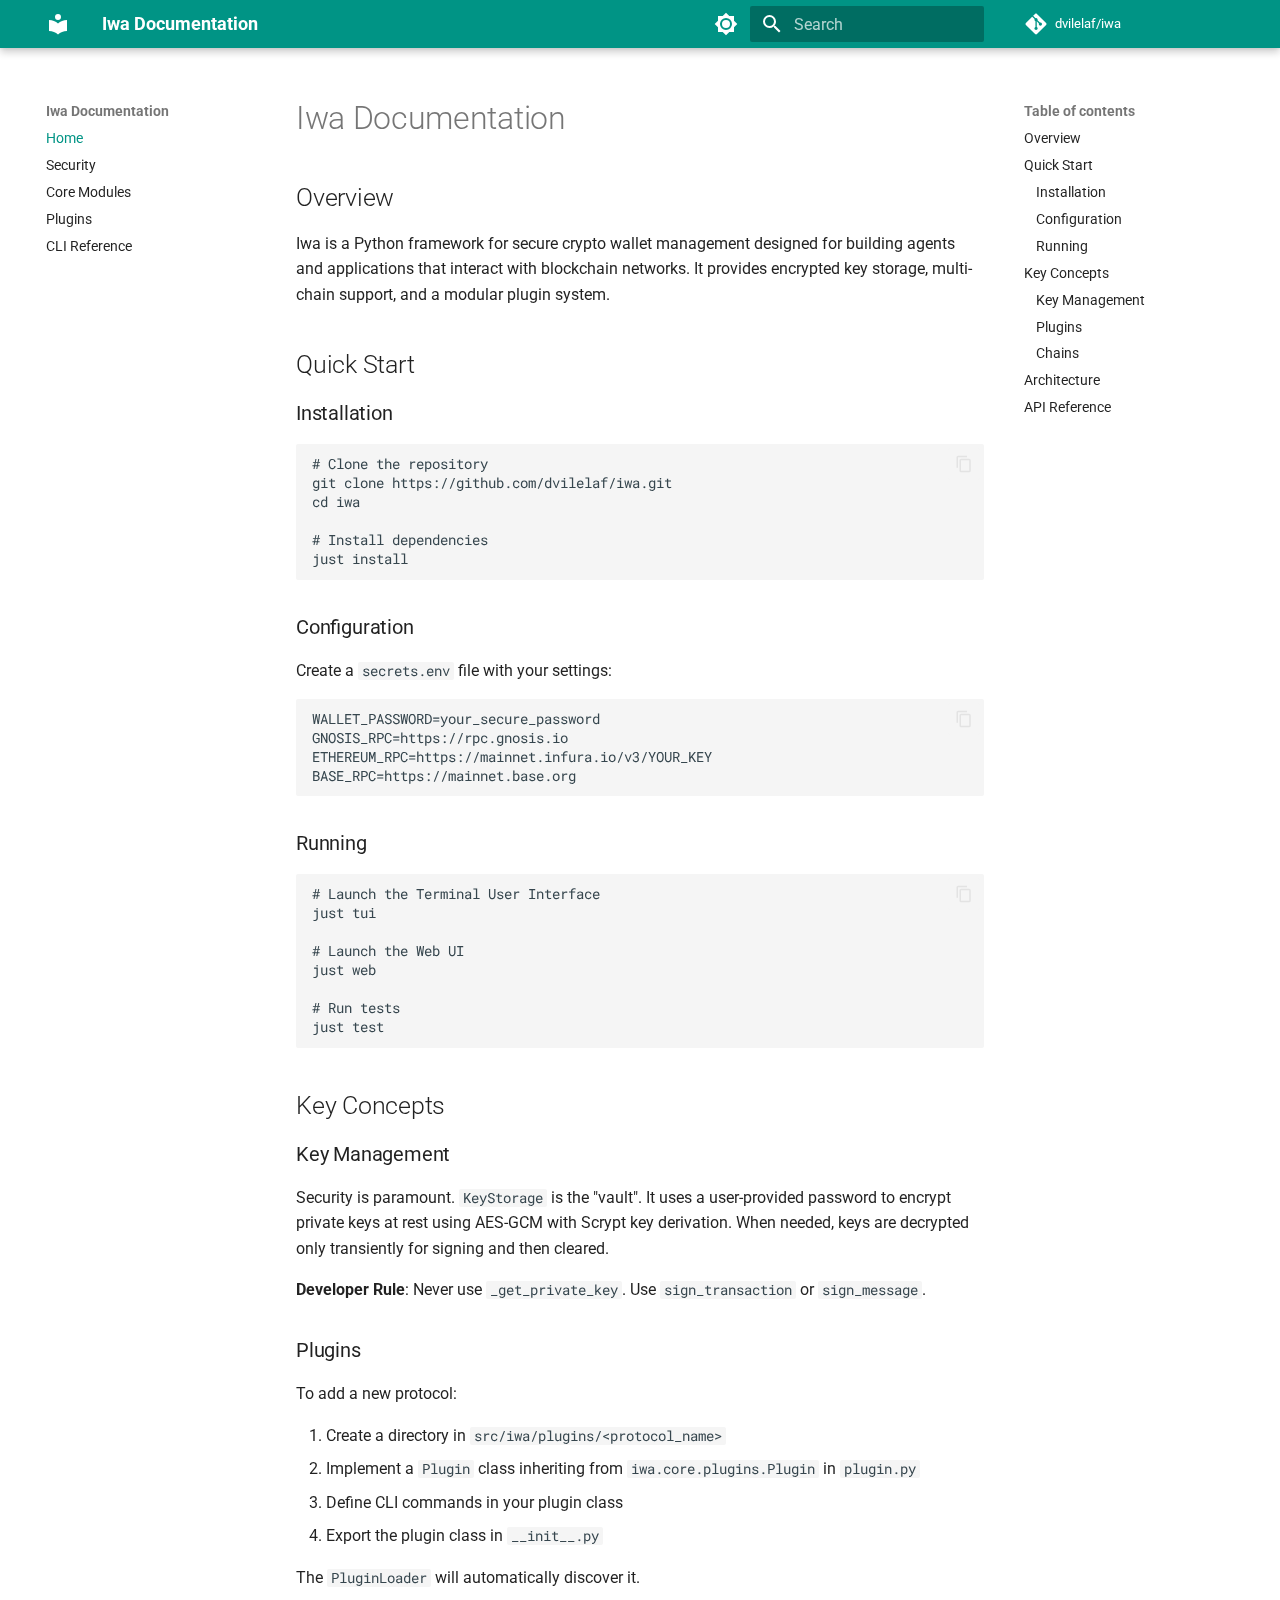
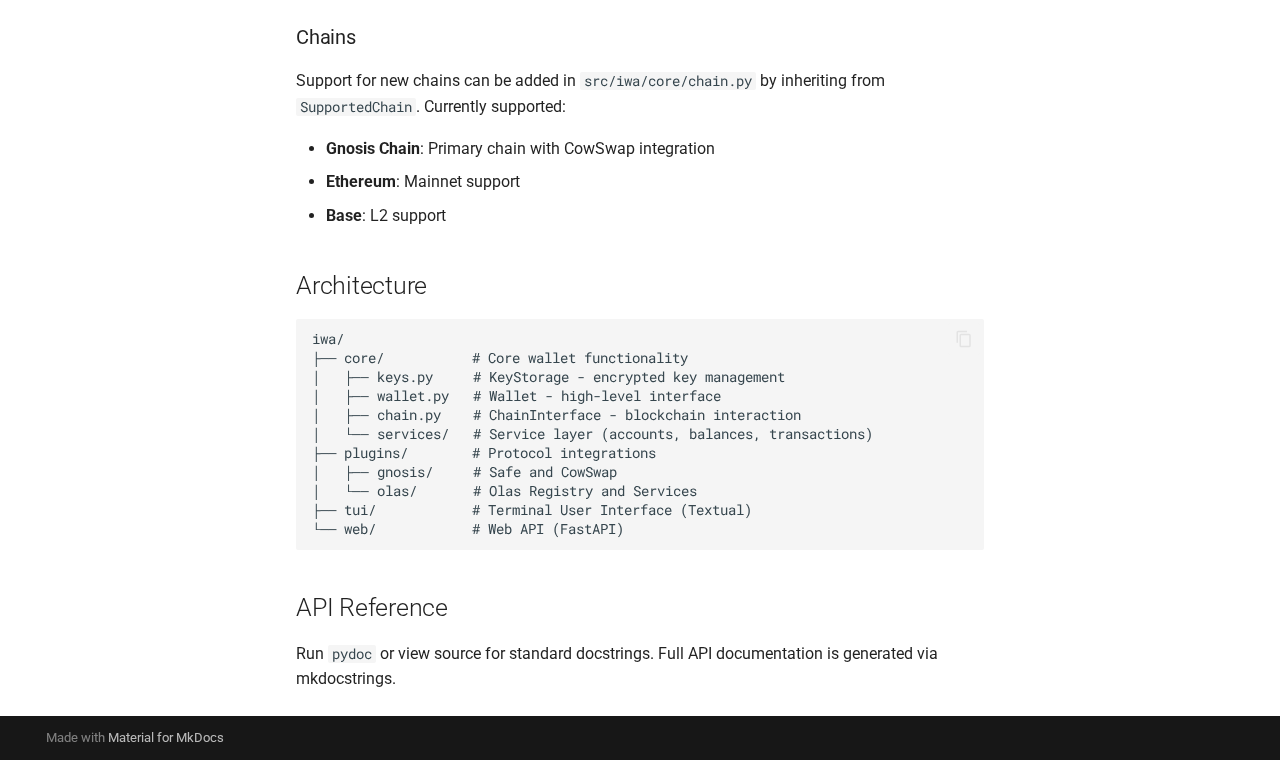
<file: site/index.html>
<!doctype html>
<html lang="en" class="no-js">
  <head>
    
      <meta charset="utf-8">
      <meta name="viewport" content="width=device-width,initial-scale=1">
      
        <meta name="description" content="Secure Crypto Wallet Framework">
      
      
        <meta name="author" content="Iwa Team">
      
      
      
      
        <link rel="next" href="security/">
      
      
        
      
      
      <link rel="icon" href="assets/images/favicon.png">
      <meta name="generator" content="mkdocs-1.6.1, mkdocs-material-9.7.0">
    
    
      
        <title>Iwa Documentation</title>
      
    
    
      <link rel="stylesheet" href="assets/stylesheets/main.618322db.min.css">
      
        
        <link rel="stylesheet" href="assets/stylesheets/palette.ab4e12ef.min.css">
      
      


    
    
      
    
    
      
        
        
        <link rel="preconnect" href="https://fonts.gstatic.com" crossorigin>
        <link rel="stylesheet" href="https://fonts.googleapis.com/css?family=Roboto:300,300i,400,400i,700,700i%7CRoboto+Mono:400,400i,700,700i&display=fallback">
        <style>:root{--md-text-font:"Roboto";--md-code-font:"Roboto Mono"}</style>
      
    
    
      <link rel="stylesheet" href="assets/_mkdocstrings.css">
    
    <script>__md_scope=new URL(".",location),__md_hash=e=>[...e].reduce(((e,_)=>(e<<5)-e+_.charCodeAt(0)),0),__md_get=(e,_=localStorage,t=__md_scope)=>JSON.parse(_.getItem(t.pathname+"."+e)),__md_set=(e,_,t=localStorage,a=__md_scope)=>{try{t.setItem(a.pathname+"."+e,JSON.stringify(_))}catch(e){}}</script>
    
      

    
    
  </head>
  
  
    
    
      
    
    
    
    
    <body dir="ltr" data-md-color-scheme="default" data-md-color-primary="teal" data-md-color-accent="purple">
  
    
    <input class="md-toggle" data-md-toggle="drawer" type="checkbox" id="__drawer" autocomplete="off">
    <input class="md-toggle" data-md-toggle="search" type="checkbox" id="__search" autocomplete="off">
    <label class="md-overlay" for="__drawer"></label>
    <div data-md-component="skip">
      
        
        <a href="#iwa-documentation" class="md-skip">
          Skip to content
        </a>
      
    </div>
    <div data-md-component="announce">
      
    </div>
    
    
      

  

<header class="md-header md-header--shadow" data-md-component="header">
  <nav class="md-header__inner md-grid" aria-label="Header">
    <a href="." title="Iwa Documentation" class="md-header__button md-logo" aria-label="Iwa Documentation" data-md-component="logo">
      
  
  <svg xmlns="http://www.w3.org/2000/svg" viewBox="0 0 24 24"><path d="M12 8a3 3 0 0 0 3-3 3 3 0 0 0-3-3 3 3 0 0 0-3 3 3 3 0 0 0 3 3m0 3.54C9.64 9.35 6.5 8 3 8v11c3.5 0 6.64 1.35 9 3.54 2.36-2.19 5.5-3.54 9-3.54V8c-3.5 0-6.64 1.35-9 3.54"/></svg>

    </a>
    <label class="md-header__button md-icon" for="__drawer">
      
      <svg xmlns="http://www.w3.org/2000/svg" viewBox="0 0 24 24"><path d="M3 6h18v2H3zm0 5h18v2H3zm0 5h18v2H3z"/></svg>
    </label>
    <div class="md-header__title" data-md-component="header-title">
      <div class="md-header__ellipsis">
        <div class="md-header__topic">
          <span class="md-ellipsis">
            Iwa Documentation
          </span>
        </div>
        <div class="md-header__topic" data-md-component="header-topic">
          <span class="md-ellipsis">
            
              Home
            
          </span>
        </div>
      </div>
    </div>
    
      
        <form class="md-header__option" data-md-component="palette">
  
    
    
    
    <input class="md-option" data-md-color-media="" data-md-color-scheme="default" data-md-color-primary="teal" data-md-color-accent="purple"  aria-label="Switch to dark mode"  type="radio" name="__palette" id="__palette_0">
    
      <label class="md-header__button md-icon" title="Switch to dark mode" for="__palette_1" hidden>
        <svg xmlns="http://www.w3.org/2000/svg" viewBox="0 0 24 24"><path d="M12 8a4 4 0 0 0-4 4 4 4 0 0 0 4 4 4 4 0 0 0 4-4 4 4 0 0 0-4-4m0 10a6 6 0 0 1-6-6 6 6 0 0 1 6-6 6 6 0 0 1 6 6 6 6 0 0 1-6 6m8-9.31V4h-4.69L12 .69 8.69 4H4v4.69L.69 12 4 15.31V20h4.69L12 23.31 15.31 20H20v-4.69L23.31 12z"/></svg>
      </label>
    
  
    
    
    
    <input class="md-option" data-md-color-media="" data-md-color-scheme="slate" data-md-color-primary="teal" data-md-color-accent="purple"  aria-label="Switch to light mode"  type="radio" name="__palette" id="__palette_1">
    
      <label class="md-header__button md-icon" title="Switch to light mode" for="__palette_0" hidden>
        <svg xmlns="http://www.w3.org/2000/svg" viewBox="0 0 24 24"><path d="M12 18c-.89 0-1.74-.2-2.5-.55C11.56 16.5 13 14.42 13 12s-1.44-4.5-3.5-5.45C10.26 6.2 11.11 6 12 6a6 6 0 0 1 6 6 6 6 0 0 1-6 6m8-9.31V4h-4.69L12 .69 8.69 4H4v4.69L.69 12 4 15.31V20h4.69L12 23.31 15.31 20H20v-4.69L23.31 12z"/></svg>
      </label>
    
  
</form>
      
    
    
      <script>var palette=__md_get("__palette");if(palette&&palette.color){if("(prefers-color-scheme)"===palette.color.media){var media=matchMedia("(prefers-color-scheme: light)"),input=document.querySelector(media.matches?"[data-md-color-media='(prefers-color-scheme: light)']":"[data-md-color-media='(prefers-color-scheme: dark)']");palette.color.media=input.getAttribute("data-md-color-media"),palette.color.scheme=input.getAttribute("data-md-color-scheme"),palette.color.primary=input.getAttribute("data-md-color-primary"),palette.color.accent=input.getAttribute("data-md-color-accent")}for(var[key,value]of Object.entries(palette.color))document.body.setAttribute("data-md-color-"+key,value)}</script>
    
    
    
      
      
        <label class="md-header__button md-icon" for="__search">
          
          <svg xmlns="http://www.w3.org/2000/svg" viewBox="0 0 24 24"><path d="M9.5 3A6.5 6.5 0 0 1 16 9.5c0 1.61-.59 3.09-1.56 4.23l.27.27h.79l5 5-1.5 1.5-5-5v-.79l-.27-.27A6.52 6.52 0 0 1 9.5 16 6.5 6.5 0 0 1 3 9.5 6.5 6.5 0 0 1 9.5 3m0 2C7 5 5 7 5 9.5S7 14 9.5 14 14 12 14 9.5 12 5 9.5 5"/></svg>
        </label>
        <div class="md-search" data-md-component="search" role="dialog">
  <label class="md-search__overlay" for="__search"></label>
  <div class="md-search__inner" role="search">
    <form class="md-search__form" name="search">
      <input type="text" class="md-search__input" name="query" aria-label="Search" placeholder="Search" autocapitalize="off" autocorrect="off" autocomplete="off" spellcheck="false" data-md-component="search-query" required>
      <label class="md-search__icon md-icon" for="__search">
        
        <svg xmlns="http://www.w3.org/2000/svg" viewBox="0 0 24 24"><path d="M9.5 3A6.5 6.5 0 0 1 16 9.5c0 1.61-.59 3.09-1.56 4.23l.27.27h.79l5 5-1.5 1.5-5-5v-.79l-.27-.27A6.52 6.52 0 0 1 9.5 16 6.5 6.5 0 0 1 3 9.5 6.5 6.5 0 0 1 9.5 3m0 2C7 5 5 7 5 9.5S7 14 9.5 14 14 12 14 9.5 12 5 9.5 5"/></svg>
        
        <svg xmlns="http://www.w3.org/2000/svg" viewBox="0 0 24 24"><path d="M20 11v2H8l5.5 5.5-1.42 1.42L4.16 12l7.92-7.92L13.5 5.5 8 11z"/></svg>
      </label>
      <nav class="md-search__options" aria-label="Search">
        
        <button type="reset" class="md-search__icon md-icon" title="Clear" aria-label="Clear" tabindex="-1">
          
          <svg xmlns="http://www.w3.org/2000/svg" viewBox="0 0 24 24"><path d="M19 6.41 17.59 5 12 10.59 6.41 5 5 6.41 10.59 12 5 17.59 6.41 19 12 13.41 17.59 19 19 17.59 13.41 12z"/></svg>
        </button>
      </nav>
      
        <div class="md-search__suggest" data-md-component="search-suggest"></div>
      
    </form>
    <div class="md-search__output">
      <div class="md-search__scrollwrap" tabindex="0" data-md-scrollfix>
        <div class="md-search-result" data-md-component="search-result">
          <div class="md-search-result__meta">
            Initializing search
          </div>
          <ol class="md-search-result__list" role="presentation"></ol>
        </div>
      </div>
    </div>
  </div>
</div>
      
    
    
      <div class="md-header__source">
        <a href="https://github.com/dvilelaf/iwa" title="Go to repository" class="md-source" data-md-component="source">
  <div class="md-source__icon md-icon">
    
    <svg xmlns="http://www.w3.org/2000/svg" viewBox="0 0 448 512"><!--! Font Awesome Free 7.1.0 by @fontawesome - https://fontawesome.com License - https://fontawesome.com/license/free (Icons: CC BY 4.0, Fonts: SIL OFL 1.1, Code: MIT License) Copyright 2025 Fonticons, Inc.--><path d="M439.6 236.1 244 40.5c-5.4-5.5-12.8-8.5-20.4-8.5s-15 3-20.4 8.4L162.5 81l51.5 51.5c27.1-9.1 52.7 16.8 43.4 43.7l49.7 49.7c34.2-11.8 61.2 31 35.5 56.7-26.5 26.5-70.2-2.9-56-37.3L240.3 199v121.9c25.3 12.5 22.3 41.8 9.1 55-6.4 6.4-15.2 10.1-24.3 10.1s-17.8-3.6-24.3-10.1c-17.6-17.6-11.1-46.9 11.2-56v-123c-20.8-8.5-24.6-30.7-18.6-45L142.6 101 8.5 235.1C3 240.6 0 247.9 0 255.5s3 15 8.5 20.4l195.6 195.7c5.4 5.4 12.7 8.4 20.4 8.4s15-3 20.4-8.4l194.7-194.7c5.4-5.4 8.4-12.8 8.4-20.4s-3-15-8.4-20.4"/></svg>
  </div>
  <div class="md-source__repository">
    dvilelaf/iwa
  </div>
</a>
      </div>
    
  </nav>
  
</header>
    
    <div class="md-container" data-md-component="container">
      
      
        
          
        
      
      <main class="md-main" data-md-component="main">
        <div class="md-main__inner md-grid">
          
            
              
              <div class="md-sidebar md-sidebar--primary" data-md-component="sidebar" data-md-type="navigation" >
                <div class="md-sidebar__scrollwrap">
                  <div class="md-sidebar__inner">
                    



<nav class="md-nav md-nav--primary" aria-label="Navigation" data-md-level="0">
  <label class="md-nav__title" for="__drawer">
    <a href="." title="Iwa Documentation" class="md-nav__button md-logo" aria-label="Iwa Documentation" data-md-component="logo">
      
  
  <svg xmlns="http://www.w3.org/2000/svg" viewBox="0 0 24 24"><path d="M12 8a3 3 0 0 0 3-3 3 3 0 0 0-3-3 3 3 0 0 0-3 3 3 3 0 0 0 3 3m0 3.54C9.64 9.35 6.5 8 3 8v11c3.5 0 6.64 1.35 9 3.54 2.36-2.19 5.5-3.54 9-3.54V8c-3.5 0-6.64 1.35-9 3.54"/></svg>

    </a>
    Iwa Documentation
  </label>
  
    <div class="md-nav__source">
      <a href="https://github.com/dvilelaf/iwa" title="Go to repository" class="md-source" data-md-component="source">
  <div class="md-source__icon md-icon">
    
    <svg xmlns="http://www.w3.org/2000/svg" viewBox="0 0 448 512"><!--! Font Awesome Free 7.1.0 by @fontawesome - https://fontawesome.com License - https://fontawesome.com/license/free (Icons: CC BY 4.0, Fonts: SIL OFL 1.1, Code: MIT License) Copyright 2025 Fonticons, Inc.--><path d="M439.6 236.1 244 40.5c-5.4-5.5-12.8-8.5-20.4-8.5s-15 3-20.4 8.4L162.5 81l51.5 51.5c27.1-9.1 52.7 16.8 43.4 43.7l49.7 49.7c34.2-11.8 61.2 31 35.5 56.7-26.5 26.5-70.2-2.9-56-37.3L240.3 199v121.9c25.3 12.5 22.3 41.8 9.1 55-6.4 6.4-15.2 10.1-24.3 10.1s-17.8-3.6-24.3-10.1c-17.6-17.6-11.1-46.9 11.2-56v-123c-20.8-8.5-24.6-30.7-18.6-45L142.6 101 8.5 235.1C3 240.6 0 247.9 0 255.5s3 15 8.5 20.4l195.6 195.7c5.4 5.4 12.7 8.4 20.4 8.4s15-3 20.4-8.4l194.7-194.7c5.4-5.4 8.4-12.8 8.4-20.4s-3-15-8.4-20.4"/></svg>
  </div>
  <div class="md-source__repository">
    dvilelaf/iwa
  </div>
</a>
    </div>
  
  <ul class="md-nav__list" data-md-scrollfix>
    
      
      
  
  
    
  
  
  
    <li class="md-nav__item md-nav__item--active">
      
      <input class="md-nav__toggle md-toggle" type="checkbox" id="__toc">
      
      
        
      
      
        <label class="md-nav__link md-nav__link--active" for="__toc">
          
  
  
  <span class="md-ellipsis">
    
  
    Home
  

    
  </span>
  
  

          <span class="md-nav__icon md-icon"></span>
        </label>
      
      <a href="." class="md-nav__link md-nav__link--active">
        
  
  
  <span class="md-ellipsis">
    
  
    Home
  

    
  </span>
  
  

      </a>
      
        

<nav class="md-nav md-nav--secondary" aria-label="Table of contents">
  
  
  
    
  
  
    <label class="md-nav__title" for="__toc">
      <span class="md-nav__icon md-icon"></span>
      Table of contents
    </label>
    <ul class="md-nav__list" data-md-component="toc" data-md-scrollfix>
      
        <li class="md-nav__item">
  <a href="#overview" class="md-nav__link">
    <span class="md-ellipsis">
      
        Overview
      
    </span>
  </a>
  
</li>
      
        <li class="md-nav__item">
  <a href="#quick-start" class="md-nav__link">
    <span class="md-ellipsis">
      
        Quick Start
      
    </span>
  </a>
  
    <nav class="md-nav" aria-label="Quick Start">
      <ul class="md-nav__list">
        
          <li class="md-nav__item">
  <a href="#installation" class="md-nav__link">
    <span class="md-ellipsis">
      
        Installation
      
    </span>
  </a>
  
</li>
        
          <li class="md-nav__item">
  <a href="#configuration" class="md-nav__link">
    <span class="md-ellipsis">
      
        Configuration
      
    </span>
  </a>
  
</li>
        
          <li class="md-nav__item">
  <a href="#running" class="md-nav__link">
    <span class="md-ellipsis">
      
        Running
      
    </span>
  </a>
  
</li>
        
      </ul>
    </nav>
  
</li>
      
        <li class="md-nav__item">
  <a href="#key-concepts" class="md-nav__link">
    <span class="md-ellipsis">
      
        Key Concepts
      
    </span>
  </a>
  
    <nav class="md-nav" aria-label="Key Concepts">
      <ul class="md-nav__list">
        
          <li class="md-nav__item">
  <a href="#key-management" class="md-nav__link">
    <span class="md-ellipsis">
      
        Key Management
      
    </span>
  </a>
  
</li>
        
          <li class="md-nav__item">
  <a href="#plugins" class="md-nav__link">
    <span class="md-ellipsis">
      
        Plugins
      
    </span>
  </a>
  
</li>
        
          <li class="md-nav__item">
  <a href="#chains" class="md-nav__link">
    <span class="md-ellipsis">
      
        Chains
      
    </span>
  </a>
  
</li>
        
      </ul>
    </nav>
  
</li>
      
        <li class="md-nav__item">
  <a href="#architecture" class="md-nav__link">
    <span class="md-ellipsis">
      
        Architecture
      
    </span>
  </a>
  
</li>
      
        <li class="md-nav__item">
  <a href="#api-reference" class="md-nav__link">
    <span class="md-ellipsis">
      
        API Reference
      
    </span>
  </a>
  
</li>
      
    </ul>
  
</nav>
      
    </li>
  

    
      
      
  
  
  
  
    <li class="md-nav__item">
      <a href="security/" class="md-nav__link">
        
  
  
  <span class="md-ellipsis">
    
  
    Security
  

    
  </span>
  
  

      </a>
    </li>
  

    
      
      
  
  
  
  
    <li class="md-nav__item">
      <a href="core/" class="md-nav__link">
        
  
  
  <span class="md-ellipsis">
    
  
    Core Modules
  

    
  </span>
  
  

      </a>
    </li>
  

    
      
      
  
  
  
  
    <li class="md-nav__item">
      <a href="plugins/" class="md-nav__link">
        
  
  
  <span class="md-ellipsis">
    
  
    Plugins
  

    
  </span>
  
  

      </a>
    </li>
  

    
      
      
  
  
  
  
    <li class="md-nav__item">
      <a href="cli/" class="md-nav__link">
        
  
  
  <span class="md-ellipsis">
    
  
    CLI Reference
  

    
  </span>
  
  

      </a>
    </li>
  

    
  </ul>
</nav>
                  </div>
                </div>
              </div>
            
            
              
              <div class="md-sidebar md-sidebar--secondary" data-md-component="sidebar" data-md-type="toc" >
                <div class="md-sidebar__scrollwrap">
                  <div class="md-sidebar__inner">
                    

<nav class="md-nav md-nav--secondary" aria-label="Table of contents">
  
  
  
    
  
  
    <label class="md-nav__title" for="__toc">
      <span class="md-nav__icon md-icon"></span>
      Table of contents
    </label>
    <ul class="md-nav__list" data-md-component="toc" data-md-scrollfix>
      
        <li class="md-nav__item">
  <a href="#overview" class="md-nav__link">
    <span class="md-ellipsis">
      
        Overview
      
    </span>
  </a>
  
</li>
      
        <li class="md-nav__item">
  <a href="#quick-start" class="md-nav__link">
    <span class="md-ellipsis">
      
        Quick Start
      
    </span>
  </a>
  
    <nav class="md-nav" aria-label="Quick Start">
      <ul class="md-nav__list">
        
          <li class="md-nav__item">
  <a href="#installation" class="md-nav__link">
    <span class="md-ellipsis">
      
        Installation
      
    </span>
  </a>
  
</li>
        
          <li class="md-nav__item">
  <a href="#configuration" class="md-nav__link">
    <span class="md-ellipsis">
      
        Configuration
      
    </span>
  </a>
  
</li>
        
          <li class="md-nav__item">
  <a href="#running" class="md-nav__link">
    <span class="md-ellipsis">
      
        Running
      
    </span>
  </a>
  
</li>
        
      </ul>
    </nav>
  
</li>
      
        <li class="md-nav__item">
  <a href="#key-concepts" class="md-nav__link">
    <span class="md-ellipsis">
      
        Key Concepts
      
    </span>
  </a>
  
    <nav class="md-nav" aria-label="Key Concepts">
      <ul class="md-nav__list">
        
          <li class="md-nav__item">
  <a href="#key-management" class="md-nav__link">
    <span class="md-ellipsis">
      
        Key Management
      
    </span>
  </a>
  
</li>
        
          <li class="md-nav__item">
  <a href="#plugins" class="md-nav__link">
    <span class="md-ellipsis">
      
        Plugins
      
    </span>
  </a>
  
</li>
        
          <li class="md-nav__item">
  <a href="#chains" class="md-nav__link">
    <span class="md-ellipsis">
      
        Chains
      
    </span>
  </a>
  
</li>
        
      </ul>
    </nav>
  
</li>
      
        <li class="md-nav__item">
  <a href="#architecture" class="md-nav__link">
    <span class="md-ellipsis">
      
        Architecture
      
    </span>
  </a>
  
</li>
      
        <li class="md-nav__item">
  <a href="#api-reference" class="md-nav__link">
    <span class="md-ellipsis">
      
        API Reference
      
    </span>
  </a>
  
</li>
      
    </ul>
  
</nav>
                  </div>
                </div>
              </div>
            
          
          
            <div class="md-content" data-md-component="content">
              
              <article class="md-content__inner md-typeset">
                
                  


  
  


<h1 id="iwa-documentation">Iwa Documentation</h1>
<h2 id="overview">Overview</h2>
<p>Iwa is a Python framework for secure crypto wallet management designed for building agents and applications that interact with blockchain networks. It provides encrypted key storage, multi-chain support, and a modular plugin system.</p>
<h2 id="quick-start">Quick Start</h2>
<h3 id="installation">Installation</h3>
<pre><code class="language-bash"># Clone the repository
git clone https://github.com/dvilelaf/iwa.git
cd iwa

# Install dependencies
just install
</code></pre>
<h3 id="configuration">Configuration</h3>
<p>Create a <code>secrets.env</code> file with your settings:</p>
<pre><code class="language-bash">WALLET_PASSWORD=your_secure_password
GNOSIS_RPC=https://rpc.gnosis.io
ETHEREUM_RPC=https://mainnet.infura.io/v3/YOUR_KEY
BASE_RPC=https://mainnet.base.org
</code></pre>
<h3 id="running">Running</h3>
<pre><code class="language-bash"># Launch the Terminal User Interface
just tui

# Launch the Web UI
just web

# Run tests
just test
</code></pre>
<h2 id="key-concepts">Key Concepts</h2>
<h3 id="key-management">Key Management</h3>
<p>Security is paramount. <code>KeyStorage</code> is the "vault". It uses a user-provided password to encrypt private keys at rest using AES-GCM with Scrypt key derivation. When needed, keys are decrypted only transiently for signing and then cleared.</p>
<p><strong>Developer Rule</strong>: Never use <code>_get_private_key</code>. Use <code>sign_transaction</code> or <code>sign_message</code>.</p>
<h3 id="plugins">Plugins</h3>
<p>To add a new protocol:</p>
<ol>
<li>Create a directory in <code>src/iwa/plugins/&lt;protocol_name&gt;</code></li>
<li>Implement a <code>Plugin</code> class inheriting from <code>iwa.core.plugins.Plugin</code> in <code>plugin.py</code></li>
<li>Define CLI commands in your plugin class</li>
<li>Export the plugin class in <code>__init__.py</code></li>
</ol>
<p>The <code>PluginLoader</code> will automatically discover it.</p>
<h3 id="chains">Chains</h3>
<p>Support for new chains can be added in <code>src/iwa/core/chain.py</code> by inheriting from <code>SupportedChain</code>. Currently supported:</p>
<ul>
<li><strong>Gnosis Chain</strong>: Primary chain with CowSwap integration</li>
<li><strong>Ethereum</strong>: Mainnet support</li>
<li><strong>Base</strong>: L2 support</li>
</ul>
<h2 id="architecture">Architecture</h2>
<pre><code>iwa/
├── core/           # Core wallet functionality
│   ├── keys.py     # KeyStorage - encrypted key management
│   ├── wallet.py   # Wallet - high-level interface
│   ├── chain.py    # ChainInterface - blockchain interaction
│   └── services/   # Service layer (accounts, balances, transactions)
├── plugins/        # Protocol integrations
│   ├── gnosis/     # Safe and CowSwap
│   └── olas/       # Olas Registry and Services
├── tui/            # Terminal User Interface (Textual)
└── web/            # Web API (FastAPI)
</code></pre>
<h2 id="api-reference">API Reference</h2>
<p>Run <code>pydoc</code> or view source for standard docstrings. Full API documentation is generated via mkdocstrings.</p>












                
              </article>
            </div>
          
          
<script>var target=document.getElementById(location.hash.slice(1));target&&target.name&&(target.checked=target.name.startsWith("__tabbed_"))</script>
        </div>
        
          <button type="button" class="md-top md-icon" data-md-component="top" hidden>
  
  <svg xmlns="http://www.w3.org/2000/svg" viewBox="0 0 24 24"><path d="M13 20h-2V8l-5.5 5.5-1.42-1.42L12 4.16l7.92 7.92-1.42 1.42L13 8z"/></svg>
  Back to top
</button>
        
      </main>
      
        <footer class="md-footer">
  
  <div class="md-footer-meta md-typeset">
    <div class="md-footer-meta__inner md-grid">
      <div class="md-copyright">
  
  
    Made with
    <a href="https://squidfunk.github.io/mkdocs-material/" target="_blank" rel="noopener">
      Material for MkDocs
    </a>
  
</div>
      
    </div>
  </div>
</footer>
      
    </div>
    <div class="md-dialog" data-md-component="dialog">
      <div class="md-dialog__inner md-typeset"></div>
    </div>
    
    
    
      
      
      <script id="__config" type="application/json">{"annotate": null, "base": ".", "features": ["content.code.copy", "content.code.annotate", "navigation.expand", "navigation.indexes", "navigation.top", "search.suggest", "search.highlight"], "search": "assets/javascripts/workers/search.7a47a382.min.js", "tags": null, "translations": {"clipboard.copied": "Copied to clipboard", "clipboard.copy": "Copy to clipboard", "search.result.more.one": "1 more on this page", "search.result.more.other": "# more on this page", "search.result.none": "No matching documents", "search.result.one": "1 matching document", "search.result.other": "# matching documents", "search.result.placeholder": "Type to start searching", "search.result.term.missing": "Missing", "select.version": "Select version"}, "version": null}</script>
    
    
      <script src="assets/javascripts/bundle.e71a0d61.min.js"></script>
      
    
  </body>
</html>
</file>
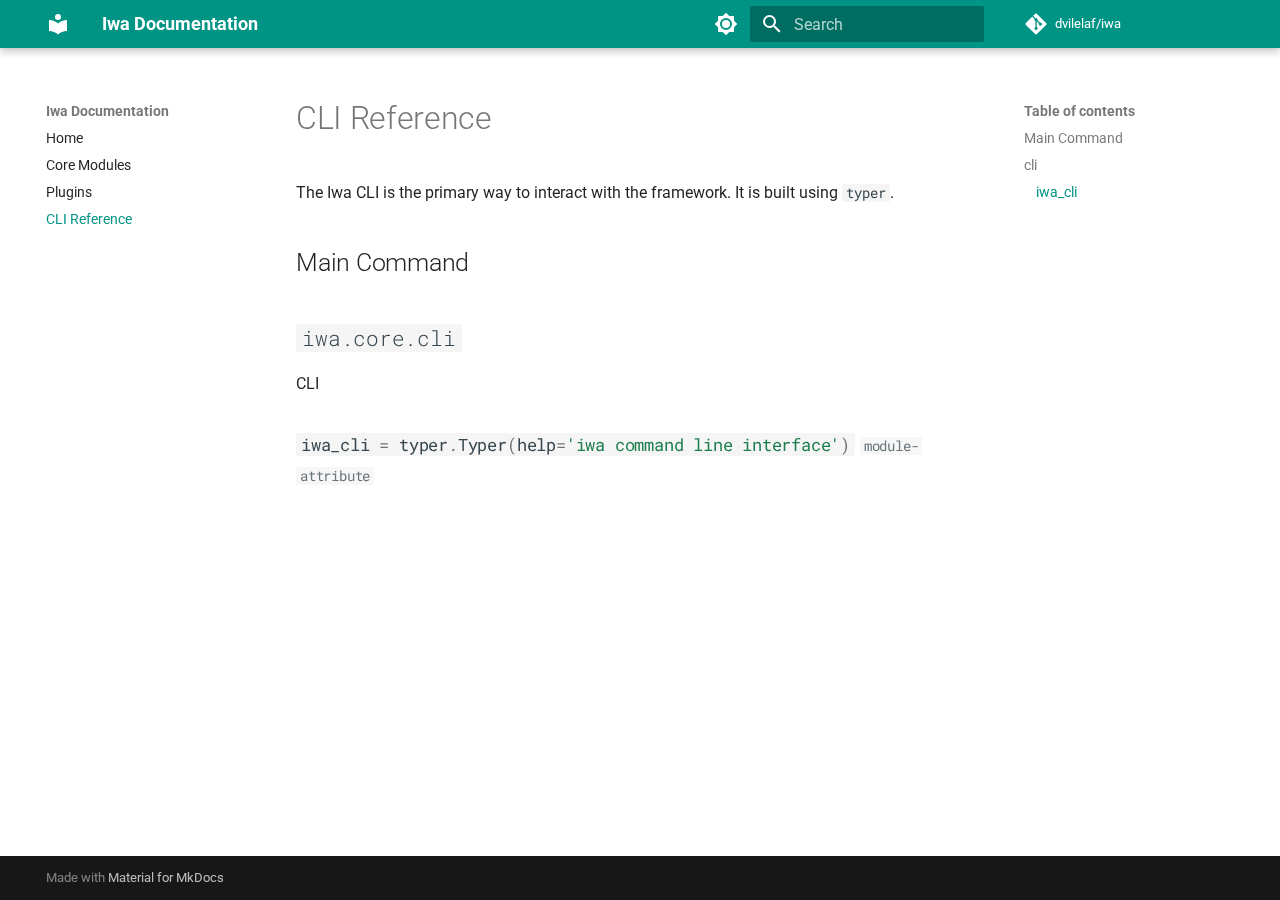
<file: site/cli/index.html>
<!doctype html>
<html lang="en" class="no-js">
  <head>
    
      <meta charset="utf-8">
      <meta name="viewport" content="width=device-width,initial-scale=1">
      
        <meta name="description" content="Secure Crypto Wallet Framework">
      
      
        <meta name="author" content="Iwa Team">
      
      
      
        <link rel="prev" href="../plugins/">
      
      
      
        
      
      
      <link rel="icon" href="../assets/images/favicon.png">
      <meta name="generator" content="mkdocs-1.6.1, mkdocs-material-9.7.0">
    
    
      
        <title>CLI Reference - Iwa Documentation</title>
      
    
    
      <link rel="stylesheet" href="../assets/stylesheets/main.618322db.min.css">
      
        
        <link rel="stylesheet" href="../assets/stylesheets/palette.ab4e12ef.min.css">
      
      


    
    
      
    
    
      
        
        
        <link rel="preconnect" href="https://fonts.gstatic.com" crossorigin>
        <link rel="stylesheet" href="https://fonts.googleapis.com/css?family=Roboto:300,300i,400,400i,700,700i%7CRoboto+Mono:400,400i,700,700i&display=fallback">
        <style>:root{--md-text-font:"Roboto";--md-code-font:"Roboto Mono"}</style>
      
    
    
      <link rel="stylesheet" href="../assets/_mkdocstrings.css">
    
    <script>__md_scope=new URL("..",location),__md_hash=e=>[...e].reduce(((e,_)=>(e<<5)-e+_.charCodeAt(0)),0),__md_get=(e,_=localStorage,t=__md_scope)=>JSON.parse(_.getItem(t.pathname+"."+e)),__md_set=(e,_,t=localStorage,a=__md_scope)=>{try{t.setItem(a.pathname+"."+e,JSON.stringify(_))}catch(e){}}</script>
    
      

    
    
  </head>
  
  
    
    
      
    
    
    
    
    <body dir="ltr" data-md-color-scheme="default" data-md-color-primary="teal" data-md-color-accent="purple">
  
    
    <input class="md-toggle" data-md-toggle="drawer" type="checkbox" id="__drawer" autocomplete="off">
    <input class="md-toggle" data-md-toggle="search" type="checkbox" id="__search" autocomplete="off">
    <label class="md-overlay" for="__drawer"></label>
    <div data-md-component="skip">
      
        
        <a href="#cli-reference" class="md-skip">
          Skip to content
        </a>
      
    </div>
    <div data-md-component="announce">
      
    </div>
    
    
      

  

<header class="md-header md-header--shadow" data-md-component="header">
  <nav class="md-header__inner md-grid" aria-label="Header">
    <a href=".." title="Iwa Documentation" class="md-header__button md-logo" aria-label="Iwa Documentation" data-md-component="logo">
      
  
  <svg xmlns="http://www.w3.org/2000/svg" viewBox="0 0 24 24"><path d="M12 8a3 3 0 0 0 3-3 3 3 0 0 0-3-3 3 3 0 0 0-3 3 3 3 0 0 0 3 3m0 3.54C9.64 9.35 6.5 8 3 8v11c3.5 0 6.64 1.35 9 3.54 2.36-2.19 5.5-3.54 9-3.54V8c-3.5 0-6.64 1.35-9 3.54"/></svg>

    </a>
    <label class="md-header__button md-icon" for="__drawer">
      
      <svg xmlns="http://www.w3.org/2000/svg" viewBox="0 0 24 24"><path d="M3 6h18v2H3zm0 5h18v2H3zm0 5h18v2H3z"/></svg>
    </label>
    <div class="md-header__title" data-md-component="header-title">
      <div class="md-header__ellipsis">
        <div class="md-header__topic">
          <span class="md-ellipsis">
            Iwa Documentation
          </span>
        </div>
        <div class="md-header__topic" data-md-component="header-topic">
          <span class="md-ellipsis">
            
              CLI Reference
            
          </span>
        </div>
      </div>
    </div>
    
      
        <form class="md-header__option" data-md-component="palette">
  
    
    
    
    <input class="md-option" data-md-color-media="" data-md-color-scheme="default" data-md-color-primary="teal" data-md-color-accent="purple"  aria-label="Switch to dark mode"  type="radio" name="__palette" id="__palette_0">
    
      <label class="md-header__button md-icon" title="Switch to dark mode" for="__palette_1" hidden>
        <svg xmlns="http://www.w3.org/2000/svg" viewBox="0 0 24 24"><path d="M12 8a4 4 0 0 0-4 4 4 4 0 0 0 4 4 4 4 0 0 0 4-4 4 4 0 0 0-4-4m0 10a6 6 0 0 1-6-6 6 6 0 0 1 6-6 6 6 0 0 1 6 6 6 6 0 0 1-6 6m8-9.31V4h-4.69L12 .69 8.69 4H4v4.69L.69 12 4 15.31V20h4.69L12 23.31 15.31 20H20v-4.69L23.31 12z"/></svg>
      </label>
    
  
    
    
    
    <input class="md-option" data-md-color-media="" data-md-color-scheme="slate" data-md-color-primary="teal" data-md-color-accent="purple"  aria-label="Switch to light mode"  type="radio" name="__palette" id="__palette_1">
    
      <label class="md-header__button md-icon" title="Switch to light mode" for="__palette_0" hidden>
        <svg xmlns="http://www.w3.org/2000/svg" viewBox="0 0 24 24"><path d="M12 18c-.89 0-1.74-.2-2.5-.55C11.56 16.5 13 14.42 13 12s-1.44-4.5-3.5-5.45C10.26 6.2 11.11 6 12 6a6 6 0 0 1 6 6 6 6 0 0 1-6 6m8-9.31V4h-4.69L12 .69 8.69 4H4v4.69L.69 12 4 15.31V20h4.69L12 23.31 15.31 20H20v-4.69L23.31 12z"/></svg>
      </label>
    
  
</form>
      
    
    
      <script>var palette=__md_get("__palette");if(palette&&palette.color){if("(prefers-color-scheme)"===palette.color.media){var media=matchMedia("(prefers-color-scheme: light)"),input=document.querySelector(media.matches?"[data-md-color-media='(prefers-color-scheme: light)']":"[data-md-color-media='(prefers-color-scheme: dark)']");palette.color.media=input.getAttribute("data-md-color-media"),palette.color.scheme=input.getAttribute("data-md-color-scheme"),palette.color.primary=input.getAttribute("data-md-color-primary"),palette.color.accent=input.getAttribute("data-md-color-accent")}for(var[key,value]of Object.entries(palette.color))document.body.setAttribute("data-md-color-"+key,value)}</script>
    
    
    
      
      
        <label class="md-header__button md-icon" for="__search">
          
          <svg xmlns="http://www.w3.org/2000/svg" viewBox="0 0 24 24"><path d="M9.5 3A6.5 6.5 0 0 1 16 9.5c0 1.61-.59 3.09-1.56 4.23l.27.27h.79l5 5-1.5 1.5-5-5v-.79l-.27-.27A6.52 6.52 0 0 1 9.5 16 6.5 6.5 0 0 1 3 9.5 6.5 6.5 0 0 1 9.5 3m0 2C7 5 5 7 5 9.5S7 14 9.5 14 14 12 14 9.5 12 5 9.5 5"/></svg>
        </label>
        <div class="md-search" data-md-component="search" role="dialog">
  <label class="md-search__overlay" for="__search"></label>
  <div class="md-search__inner" role="search">
    <form class="md-search__form" name="search">
      <input type="text" class="md-search__input" name="query" aria-label="Search" placeholder="Search" autocapitalize="off" autocorrect="off" autocomplete="off" spellcheck="false" data-md-component="search-query" required>
      <label class="md-search__icon md-icon" for="__search">
        
        <svg xmlns="http://www.w3.org/2000/svg" viewBox="0 0 24 24"><path d="M9.5 3A6.5 6.5 0 0 1 16 9.5c0 1.61-.59 3.09-1.56 4.23l.27.27h.79l5 5-1.5 1.5-5-5v-.79l-.27-.27A6.52 6.52 0 0 1 9.5 16 6.5 6.5 0 0 1 3 9.5 6.5 6.5 0 0 1 9.5 3m0 2C7 5 5 7 5 9.5S7 14 9.5 14 14 12 14 9.5 12 5 9.5 5"/></svg>
        
        <svg xmlns="http://www.w3.org/2000/svg" viewBox="0 0 24 24"><path d="M20 11v2H8l5.5 5.5-1.42 1.42L4.16 12l7.92-7.92L13.5 5.5 8 11z"/></svg>
      </label>
      <nav class="md-search__options" aria-label="Search">
        
        <button type="reset" class="md-search__icon md-icon" title="Clear" aria-label="Clear" tabindex="-1">
          
          <svg xmlns="http://www.w3.org/2000/svg" viewBox="0 0 24 24"><path d="M19 6.41 17.59 5 12 10.59 6.41 5 5 6.41 10.59 12 5 17.59 6.41 19 12 13.41 17.59 19 19 17.59 13.41 12z"/></svg>
        </button>
      </nav>
      
        <div class="md-search__suggest" data-md-component="search-suggest"></div>
      
    </form>
    <div class="md-search__output">
      <div class="md-search__scrollwrap" tabindex="0" data-md-scrollfix>
        <div class="md-search-result" data-md-component="search-result">
          <div class="md-search-result__meta">
            Initializing search
          </div>
          <ol class="md-search-result__list" role="presentation"></ol>
        </div>
      </div>
    </div>
  </div>
</div>
      
    
    
      <div class="md-header__source">
        <a href="https://github.com/dvilelaf/iwa" title="Go to repository" class="md-source" data-md-component="source">
  <div class="md-source__icon md-icon">
    
    <svg xmlns="http://www.w3.org/2000/svg" viewBox="0 0 448 512"><!--! Font Awesome Free 7.1.0 by @fontawesome - https://fontawesome.com License - https://fontawesome.com/license/free (Icons: CC BY 4.0, Fonts: SIL OFL 1.1, Code: MIT License) Copyright 2025 Fonticons, Inc.--><path d="M439.6 236.1 244 40.5c-5.4-5.5-12.8-8.5-20.4-8.5s-15 3-20.4 8.4L162.5 81l51.5 51.5c27.1-9.1 52.7 16.8 43.4 43.7l49.7 49.7c34.2-11.8 61.2 31 35.5 56.7-26.5 26.5-70.2-2.9-56-37.3L240.3 199v121.9c25.3 12.5 22.3 41.8 9.1 55-6.4 6.4-15.2 10.1-24.3 10.1s-17.8-3.6-24.3-10.1c-17.6-17.6-11.1-46.9 11.2-56v-123c-20.8-8.5-24.6-30.7-18.6-45L142.6 101 8.5 235.1C3 240.6 0 247.9 0 255.5s3 15 8.5 20.4l195.6 195.7c5.4 5.4 12.7 8.4 20.4 8.4s15-3 20.4-8.4l194.7-194.7c5.4-5.4 8.4-12.8 8.4-20.4s-3-15-8.4-20.4"/></svg>
  </div>
  <div class="md-source__repository">
    dvilelaf/iwa
  </div>
</a>
      </div>
    
  </nav>
  
</header>
    
    <div class="md-container" data-md-component="container">
      
      
        
          
        
      
      <main class="md-main" data-md-component="main">
        <div class="md-main__inner md-grid">
          
            
              
              <div class="md-sidebar md-sidebar--primary" data-md-component="sidebar" data-md-type="navigation" >
                <div class="md-sidebar__scrollwrap">
                  <div class="md-sidebar__inner">
                    



<nav class="md-nav md-nav--primary" aria-label="Navigation" data-md-level="0">
  <label class="md-nav__title" for="__drawer">
    <a href=".." title="Iwa Documentation" class="md-nav__button md-logo" aria-label="Iwa Documentation" data-md-component="logo">
      
  
  <svg xmlns="http://www.w3.org/2000/svg" viewBox="0 0 24 24"><path d="M12 8a3 3 0 0 0 3-3 3 3 0 0 0-3-3 3 3 0 0 0-3 3 3 3 0 0 0 3 3m0 3.54C9.64 9.35 6.5 8 3 8v11c3.5 0 6.64 1.35 9 3.54 2.36-2.19 5.5-3.54 9-3.54V8c-3.5 0-6.64 1.35-9 3.54"/></svg>

    </a>
    Iwa Documentation
  </label>
  
    <div class="md-nav__source">
      <a href="https://github.com/dvilelaf/iwa" title="Go to repository" class="md-source" data-md-component="source">
  <div class="md-source__icon md-icon">
    
    <svg xmlns="http://www.w3.org/2000/svg" viewBox="0 0 448 512"><!--! Font Awesome Free 7.1.0 by @fontawesome - https://fontawesome.com License - https://fontawesome.com/license/free (Icons: CC BY 4.0, Fonts: SIL OFL 1.1, Code: MIT License) Copyright 2025 Fonticons, Inc.--><path d="M439.6 236.1 244 40.5c-5.4-5.5-12.8-8.5-20.4-8.5s-15 3-20.4 8.4L162.5 81l51.5 51.5c27.1-9.1 52.7 16.8 43.4 43.7l49.7 49.7c34.2-11.8 61.2 31 35.5 56.7-26.5 26.5-70.2-2.9-56-37.3L240.3 199v121.9c25.3 12.5 22.3 41.8 9.1 55-6.4 6.4-15.2 10.1-24.3 10.1s-17.8-3.6-24.3-10.1c-17.6-17.6-11.1-46.9 11.2-56v-123c-20.8-8.5-24.6-30.7-18.6-45L142.6 101 8.5 235.1C3 240.6 0 247.9 0 255.5s3 15 8.5 20.4l195.6 195.7c5.4 5.4 12.7 8.4 20.4 8.4s15-3 20.4-8.4l194.7-194.7c5.4-5.4 8.4-12.8 8.4-20.4s-3-15-8.4-20.4"/></svg>
  </div>
  <div class="md-source__repository">
    dvilelaf/iwa
  </div>
</a>
    </div>
  
  <ul class="md-nav__list" data-md-scrollfix>
    
      
      
  
  
  
  
    <li class="md-nav__item">
      <a href=".." class="md-nav__link">
        
  
  
  <span class="md-ellipsis">
    
  
    Home
  

    
  </span>
  
  

      </a>
    </li>
  

    
      
      
  
  
  
  
    <li class="md-nav__item">
      <a href="../core/" class="md-nav__link">
        
  
  
  <span class="md-ellipsis">
    
  
    Core Modules
  

    
  </span>
  
  

      </a>
    </li>
  

    
      
      
  
  
  
  
    <li class="md-nav__item">
      <a href="../plugins/" class="md-nav__link">
        
  
  
  <span class="md-ellipsis">
    
  
    Plugins
  

    
  </span>
  
  

      </a>
    </li>
  

    
      
      
  
  
    
  
  
  
    <li class="md-nav__item md-nav__item--active">
      
      <input class="md-nav__toggle md-toggle" type="checkbox" id="__toc">
      
      
        
      
      
        <label class="md-nav__link md-nav__link--active" for="__toc">
          
  
  
  <span class="md-ellipsis">
    
  
    CLI Reference
  

    
  </span>
  
  

          <span class="md-nav__icon md-icon"></span>
        </label>
      
      <a href="./" class="md-nav__link md-nav__link--active">
        
  
  
  <span class="md-ellipsis">
    
  
    CLI Reference
  

    
  </span>
  
  

      </a>
      
        

<nav class="md-nav md-nav--secondary" aria-label="Table of contents">
  
  
  
    
  
  
    <label class="md-nav__title" for="__toc">
      <span class="md-nav__icon md-icon"></span>
      Table of contents
    </label>
    <ul class="md-nav__list" data-md-component="toc" data-md-scrollfix>
      
        <li class="md-nav__item">
  <a href="#main-command" class="md-nav__link">
    <span class="md-ellipsis">
      
        Main Command
      
    </span>
  </a>
  
</li>
      
        <li class="md-nav__item">
  <a href="#iwa.core.cli" class="md-nav__link">
    <span class="md-ellipsis">
      
        cli
      
    </span>
  </a>
  
    <nav class="md-nav" aria-label="cli">
      <ul class="md-nav__list">
        
          <li class="md-nav__item">
  <a href="#iwa.core.cli.iwa_cli" class="md-nav__link">
    <span class="md-ellipsis">
      
        iwa_cli
      
    </span>
  </a>
  
</li>
        
      </ul>
    </nav>
  
</li>
      
    </ul>
  
</nav>
      
    </li>
  

    
  </ul>
</nav>
                  </div>
                </div>
              </div>
            
            
              
              <div class="md-sidebar md-sidebar--secondary" data-md-component="sidebar" data-md-type="toc" >
                <div class="md-sidebar__scrollwrap">
                  <div class="md-sidebar__inner">
                    

<nav class="md-nav md-nav--secondary" aria-label="Table of contents">
  
  
  
    
  
  
    <label class="md-nav__title" for="__toc">
      <span class="md-nav__icon md-icon"></span>
      Table of contents
    </label>
    <ul class="md-nav__list" data-md-component="toc" data-md-scrollfix>
      
        <li class="md-nav__item">
  <a href="#main-command" class="md-nav__link">
    <span class="md-ellipsis">
      
        Main Command
      
    </span>
  </a>
  
</li>
      
        <li class="md-nav__item">
  <a href="#iwa.core.cli" class="md-nav__link">
    <span class="md-ellipsis">
      
        cli
      
    </span>
  </a>
  
    <nav class="md-nav" aria-label="cli">
      <ul class="md-nav__list">
        
          <li class="md-nav__item">
  <a href="#iwa.core.cli.iwa_cli" class="md-nav__link">
    <span class="md-ellipsis">
      
        iwa_cli
      
    </span>
  </a>
  
</li>
        
      </ul>
    </nav>
  
</li>
      
    </ul>
  
</nav>
                  </div>
                </div>
              </div>
            
          
          
            <div class="md-content" data-md-component="content">
              
              <article class="md-content__inner md-typeset">
                
                  


  
  


<h1 id="cli-reference">CLI Reference</h1>
<p>The Iwa CLI is the primary way to interact with the framework. It is built using <code>typer</code>.</p>
<h2 id="main-command">Main Command</h2>


<div class="doc doc-object doc-module">



<h2 id="iwa.core.cli" class="doc doc-heading">
            <code>iwa.core.cli</code>


</h2>

    <div class="doc doc-contents first">

        <p>CLI</p>










<div class="doc doc-children">







<div class="doc doc-object doc-attribute">



<h3 id="iwa.core.cli.iwa_cli" class="doc doc-heading">
            <code class="highlight language-python"><span class="n">iwa_cli</span> <span class="o">=</span> <span class="n">typer</span><span class="o">.</span><span class="n">Typer</span><span class="p">(</span><span class="n">help</span><span class="o">=</span><span class="s1">&#39;iwa command line interface&#39;</span><span class="p">)</span></code>

  <span class="doc doc-labels">
      <small class="doc doc-label doc-label-module-attribute"><code>module-attribute</code></small>
  </span>

</h3>


    <div class="doc doc-contents ">

    </div>

</div>






  </div>

    </div>

</div>












                
              </article>
            </div>
          
          
<script>var target=document.getElementById(location.hash.slice(1));target&&target.name&&(target.checked=target.name.startsWith("__tabbed_"))</script>
        </div>
        
          <button type="button" class="md-top md-icon" data-md-component="top" hidden>
  
  <svg xmlns="http://www.w3.org/2000/svg" viewBox="0 0 24 24"><path d="M13 20h-2V8l-5.5 5.5-1.42-1.42L12 4.16l7.92 7.92-1.42 1.42L13 8z"/></svg>
  Back to top
</button>
        
      </main>
      
        <footer class="md-footer">
  
  <div class="md-footer-meta md-typeset">
    <div class="md-footer-meta__inner md-grid">
      <div class="md-copyright">
  
  
    Made with
    <a href="https://squidfunk.github.io/mkdocs-material/" target="_blank" rel="noopener">
      Material for MkDocs
    </a>
  
</div>
      
    </div>
  </div>
</footer>
      
    </div>
    <div class="md-dialog" data-md-component="dialog">
      <div class="md-dialog__inner md-typeset"></div>
    </div>
    
    
    
      
      
      <script id="__config" type="application/json">{"annotate": null, "base": "..", "features": ["content.code.copy", "content.code.annotate", "navigation.expand", "navigation.indexes", "navigation.top", "search.suggest", "search.highlight"], "search": "../assets/javascripts/workers/search.7a47a382.min.js", "tags": null, "translations": {"clipboard.copied": "Copied to clipboard", "clipboard.copy": "Copy to clipboard", "search.result.more.one": "1 more on this page", "search.result.more.other": "# more on this page", "search.result.none": "No matching documents", "search.result.one": "1 matching document", "search.result.other": "# matching documents", "search.result.placeholder": "Type to start searching", "search.result.term.missing": "Missing", "select.version": "Select version"}, "version": null}</script>
    
    
      <script src="../assets/javascripts/bundle.e71a0d61.min.js"></script>
      
    
  </body>
</html>
</file>
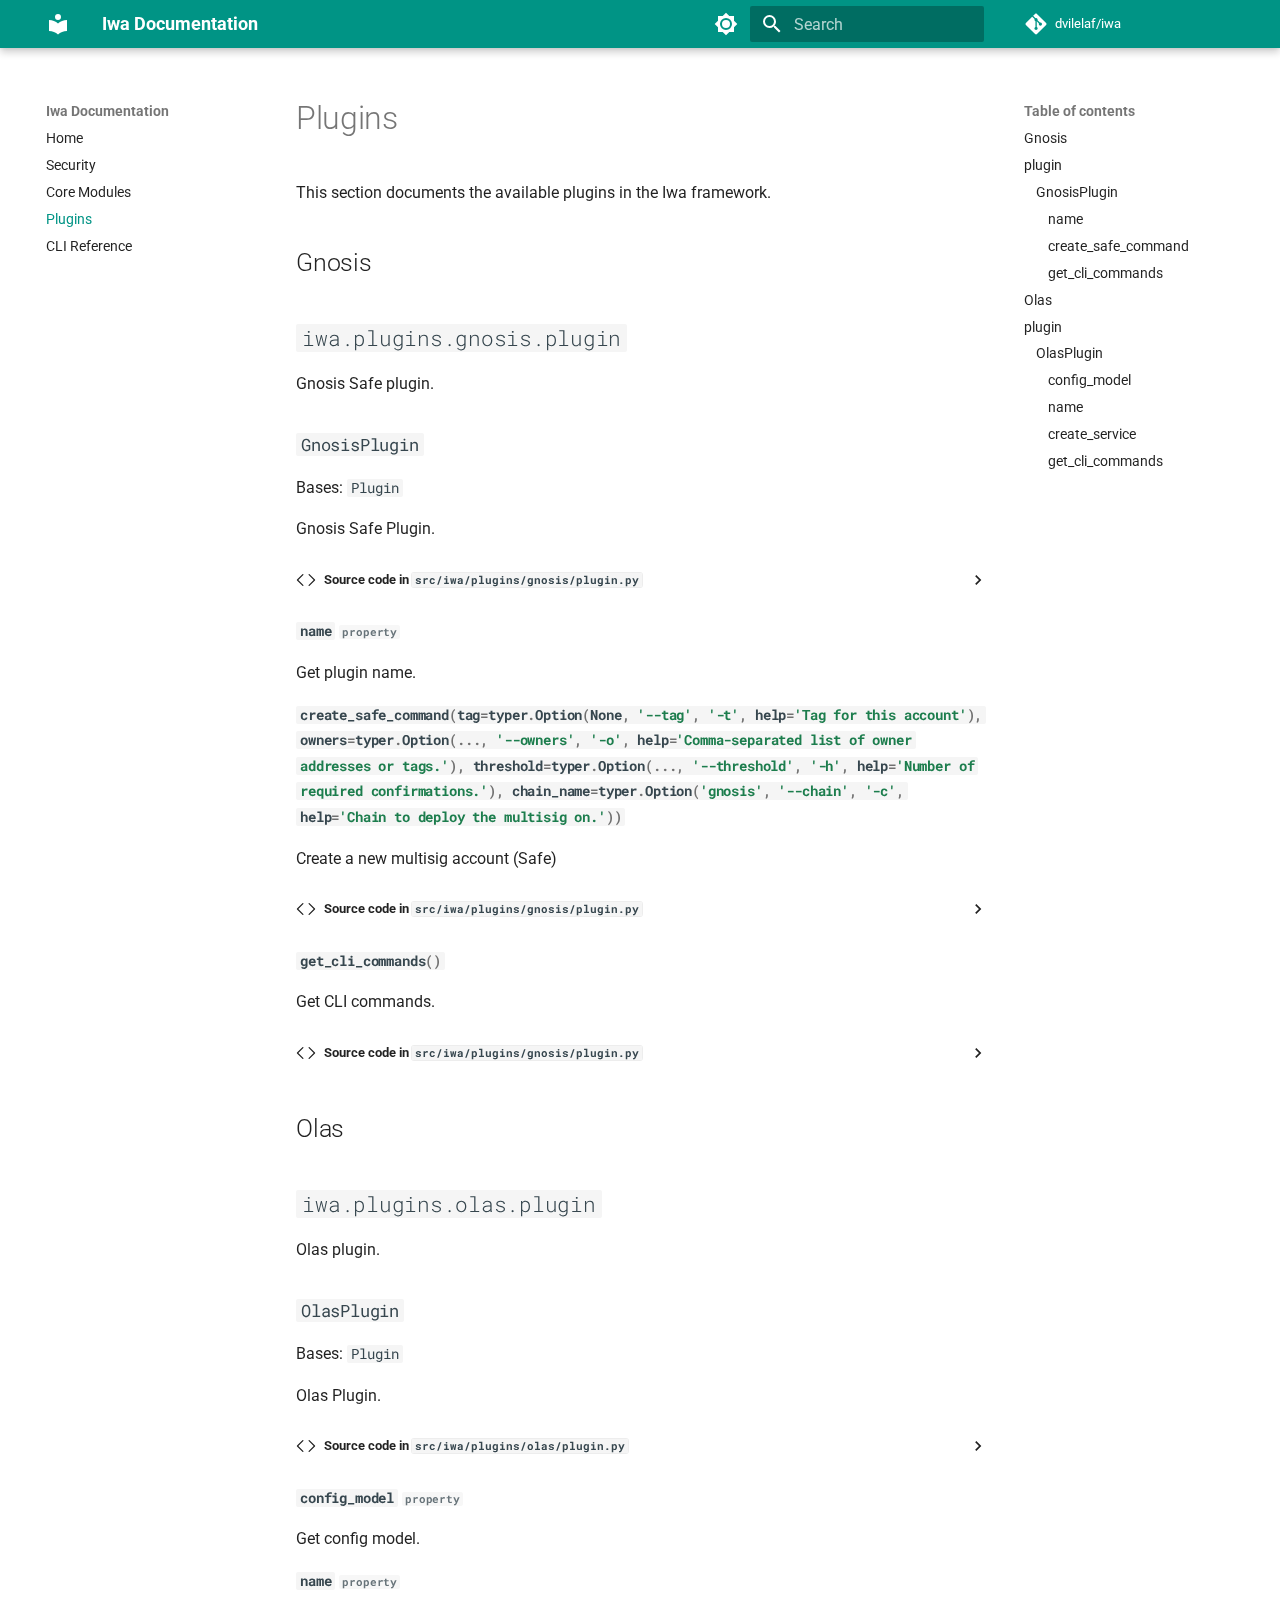
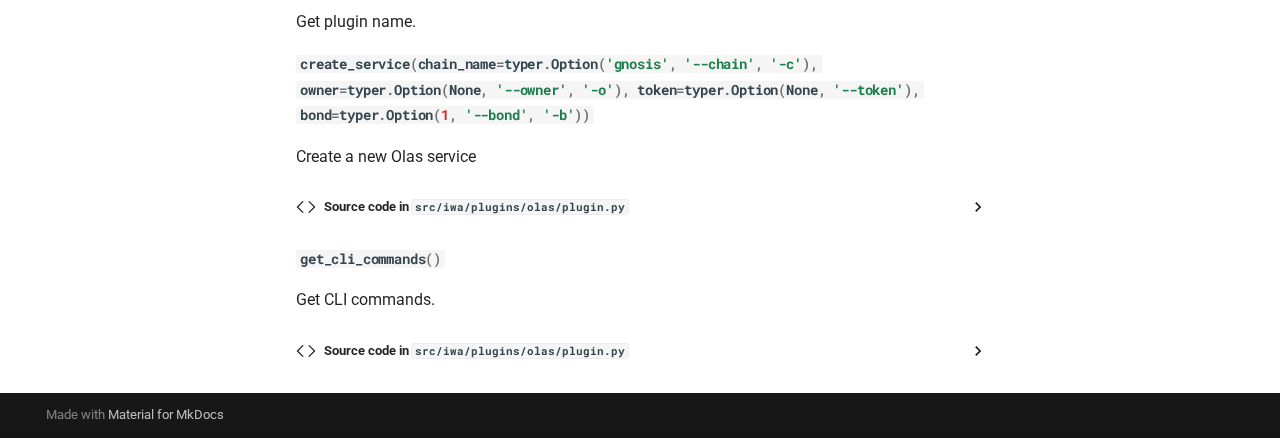
<file: site/plugins/index.html>
<!doctype html>
<html lang="en" class="no-js">
  <head>
    
      <meta charset="utf-8">
      <meta name="viewport" content="width=device-width,initial-scale=1">
      
        <meta name="description" content="Secure Crypto Wallet Framework">
      
      
        <meta name="author" content="Iwa Team">
      
      
      
        <link rel="prev" href="../core/">
      
      
        <link rel="next" href="../cli/">
      
      
        
      
      
      <link rel="icon" href="../assets/images/favicon.png">
      <meta name="generator" content="mkdocs-1.6.1, mkdocs-material-9.7.0">
    
    
      
        <title>Plugins - Iwa Documentation</title>
      
    
    
      <link rel="stylesheet" href="../assets/stylesheets/main.618322db.min.css">
      
        
        <link rel="stylesheet" href="../assets/stylesheets/palette.ab4e12ef.min.css">
      
      


    
    
      
    
    
      
        
        
        <link rel="preconnect" href="https://fonts.gstatic.com" crossorigin>
        <link rel="stylesheet" href="https://fonts.googleapis.com/css?family=Roboto:300,300i,400,400i,700,700i%7CRoboto+Mono:400,400i,700,700i&display=fallback">
        <style>:root{--md-text-font:"Roboto";--md-code-font:"Roboto Mono"}</style>
      
    
    
      <link rel="stylesheet" href="../assets/_mkdocstrings.css">
    
    <script>__md_scope=new URL("..",location),__md_hash=e=>[...e].reduce(((e,_)=>(e<<5)-e+_.charCodeAt(0)),0),__md_get=(e,_=localStorage,t=__md_scope)=>JSON.parse(_.getItem(t.pathname+"."+e)),__md_set=(e,_,t=localStorage,a=__md_scope)=>{try{t.setItem(a.pathname+"."+e,JSON.stringify(_))}catch(e){}}</script>
    
      

    
    
  </head>
  
  
    
    
      
    
    
    
    
    <body dir="ltr" data-md-color-scheme="default" data-md-color-primary="teal" data-md-color-accent="purple">
  
    
    <input class="md-toggle" data-md-toggle="drawer" type="checkbox" id="__drawer" autocomplete="off">
    <input class="md-toggle" data-md-toggle="search" type="checkbox" id="__search" autocomplete="off">
    <label class="md-overlay" for="__drawer"></label>
    <div data-md-component="skip">
      
        
        <a href="#plugins" class="md-skip">
          Skip to content
        </a>
      
    </div>
    <div data-md-component="announce">
      
    </div>
    
    
      

  

<header class="md-header md-header--shadow" data-md-component="header">
  <nav class="md-header__inner md-grid" aria-label="Header">
    <a href=".." title="Iwa Documentation" class="md-header__button md-logo" aria-label="Iwa Documentation" data-md-component="logo">
      
  
  <svg xmlns="http://www.w3.org/2000/svg" viewBox="0 0 24 24"><path d="M12 8a3 3 0 0 0 3-3 3 3 0 0 0-3-3 3 3 0 0 0-3 3 3 3 0 0 0 3 3m0 3.54C9.64 9.35 6.5 8 3 8v11c3.5 0 6.64 1.35 9 3.54 2.36-2.19 5.5-3.54 9-3.54V8c-3.5 0-6.64 1.35-9 3.54"/></svg>

    </a>
    <label class="md-header__button md-icon" for="__drawer">
      
      <svg xmlns="http://www.w3.org/2000/svg" viewBox="0 0 24 24"><path d="M3 6h18v2H3zm0 5h18v2H3zm0 5h18v2H3z"/></svg>
    </label>
    <div class="md-header__title" data-md-component="header-title">
      <div class="md-header__ellipsis">
        <div class="md-header__topic">
          <span class="md-ellipsis">
            Iwa Documentation
          </span>
        </div>
        <div class="md-header__topic" data-md-component="header-topic">
          <span class="md-ellipsis">
            
              Plugins
            
          </span>
        </div>
      </div>
    </div>
    
      
        <form class="md-header__option" data-md-component="palette">
  
    
    
    
    <input class="md-option" data-md-color-media="" data-md-color-scheme="default" data-md-color-primary="teal" data-md-color-accent="purple"  aria-label="Switch to dark mode"  type="radio" name="__palette" id="__palette_0">
    
      <label class="md-header__button md-icon" title="Switch to dark mode" for="__palette_1" hidden>
        <svg xmlns="http://www.w3.org/2000/svg" viewBox="0 0 24 24"><path d="M12 8a4 4 0 0 0-4 4 4 4 0 0 0 4 4 4 4 0 0 0 4-4 4 4 0 0 0-4-4m0 10a6 6 0 0 1-6-6 6 6 0 0 1 6-6 6 6 0 0 1 6 6 6 6 0 0 1-6 6m8-9.31V4h-4.69L12 .69 8.69 4H4v4.69L.69 12 4 15.31V20h4.69L12 23.31 15.31 20H20v-4.69L23.31 12z"/></svg>
      </label>
    
  
    
    
    
    <input class="md-option" data-md-color-media="" data-md-color-scheme="slate" data-md-color-primary="teal" data-md-color-accent="purple"  aria-label="Switch to light mode"  type="radio" name="__palette" id="__palette_1">
    
      <label class="md-header__button md-icon" title="Switch to light mode" for="__palette_0" hidden>
        <svg xmlns="http://www.w3.org/2000/svg" viewBox="0 0 24 24"><path d="M12 18c-.89 0-1.74-.2-2.5-.55C11.56 16.5 13 14.42 13 12s-1.44-4.5-3.5-5.45C10.26 6.2 11.11 6 12 6a6 6 0 0 1 6 6 6 6 0 0 1-6 6m8-9.31V4h-4.69L12 .69 8.69 4H4v4.69L.69 12 4 15.31V20h4.69L12 23.31 15.31 20H20v-4.69L23.31 12z"/></svg>
      </label>
    
  
</form>
      
    
    
      <script>var palette=__md_get("__palette");if(palette&&palette.color){if("(prefers-color-scheme)"===palette.color.media){var media=matchMedia("(prefers-color-scheme: light)"),input=document.querySelector(media.matches?"[data-md-color-media='(prefers-color-scheme: light)']":"[data-md-color-media='(prefers-color-scheme: dark)']");palette.color.media=input.getAttribute("data-md-color-media"),palette.color.scheme=input.getAttribute("data-md-color-scheme"),palette.color.primary=input.getAttribute("data-md-color-primary"),palette.color.accent=input.getAttribute("data-md-color-accent")}for(var[key,value]of Object.entries(palette.color))document.body.setAttribute("data-md-color-"+key,value)}</script>
    
    
    
      
      
        <label class="md-header__button md-icon" for="__search">
          
          <svg xmlns="http://www.w3.org/2000/svg" viewBox="0 0 24 24"><path d="M9.5 3A6.5 6.5 0 0 1 16 9.5c0 1.61-.59 3.09-1.56 4.23l.27.27h.79l5 5-1.5 1.5-5-5v-.79l-.27-.27A6.52 6.52 0 0 1 9.5 16 6.5 6.5 0 0 1 3 9.5 6.5 6.5 0 0 1 9.5 3m0 2C7 5 5 7 5 9.5S7 14 9.5 14 14 12 14 9.5 12 5 9.5 5"/></svg>
        </label>
        <div class="md-search" data-md-component="search" role="dialog">
  <label class="md-search__overlay" for="__search"></label>
  <div class="md-search__inner" role="search">
    <form class="md-search__form" name="search">
      <input type="text" class="md-search__input" name="query" aria-label="Search" placeholder="Search" autocapitalize="off" autocorrect="off" autocomplete="off" spellcheck="false" data-md-component="search-query" required>
      <label class="md-search__icon md-icon" for="__search">
        
        <svg xmlns="http://www.w3.org/2000/svg" viewBox="0 0 24 24"><path d="M9.5 3A6.5 6.5 0 0 1 16 9.5c0 1.61-.59 3.09-1.56 4.23l.27.27h.79l5 5-1.5 1.5-5-5v-.79l-.27-.27A6.52 6.52 0 0 1 9.5 16 6.5 6.5 0 0 1 3 9.5 6.5 6.5 0 0 1 9.5 3m0 2C7 5 5 7 5 9.5S7 14 9.5 14 14 12 14 9.5 12 5 9.5 5"/></svg>
        
        <svg xmlns="http://www.w3.org/2000/svg" viewBox="0 0 24 24"><path d="M20 11v2H8l5.5 5.5-1.42 1.42L4.16 12l7.92-7.92L13.5 5.5 8 11z"/></svg>
      </label>
      <nav class="md-search__options" aria-label="Search">
        
        <button type="reset" class="md-search__icon md-icon" title="Clear" aria-label="Clear" tabindex="-1">
          
          <svg xmlns="http://www.w3.org/2000/svg" viewBox="0 0 24 24"><path d="M19 6.41 17.59 5 12 10.59 6.41 5 5 6.41 10.59 12 5 17.59 6.41 19 12 13.41 17.59 19 19 17.59 13.41 12z"/></svg>
        </button>
      </nav>
      
        <div class="md-search__suggest" data-md-component="search-suggest"></div>
      
    </form>
    <div class="md-search__output">
      <div class="md-search__scrollwrap" tabindex="0" data-md-scrollfix>
        <div class="md-search-result" data-md-component="search-result">
          <div class="md-search-result__meta">
            Initializing search
          </div>
          <ol class="md-search-result__list" role="presentation"></ol>
        </div>
      </div>
    </div>
  </div>
</div>
      
    
    
      <div class="md-header__source">
        <a href="https://github.com/dvilelaf/iwa" title="Go to repository" class="md-source" data-md-component="source">
  <div class="md-source__icon md-icon">
    
    <svg xmlns="http://www.w3.org/2000/svg" viewBox="0 0 448 512"><!--! Font Awesome Free 7.1.0 by @fontawesome - https://fontawesome.com License - https://fontawesome.com/license/free (Icons: CC BY 4.0, Fonts: SIL OFL 1.1, Code: MIT License) Copyright 2025 Fonticons, Inc.--><path d="M439.6 236.1 244 40.5c-5.4-5.5-12.8-8.5-20.4-8.5s-15 3-20.4 8.4L162.5 81l51.5 51.5c27.1-9.1 52.7 16.8 43.4 43.7l49.7 49.7c34.2-11.8 61.2 31 35.5 56.7-26.5 26.5-70.2-2.9-56-37.3L240.3 199v121.9c25.3 12.5 22.3 41.8 9.1 55-6.4 6.4-15.2 10.1-24.3 10.1s-17.8-3.6-24.3-10.1c-17.6-17.6-11.1-46.9 11.2-56v-123c-20.8-8.5-24.6-30.7-18.6-45L142.6 101 8.5 235.1C3 240.6 0 247.9 0 255.5s3 15 8.5 20.4l195.6 195.7c5.4 5.4 12.7 8.4 20.4 8.4s15-3 20.4-8.4l194.7-194.7c5.4-5.4 8.4-12.8 8.4-20.4s-3-15-8.4-20.4"/></svg>
  </div>
  <div class="md-source__repository">
    dvilelaf/iwa
  </div>
</a>
      </div>
    
  </nav>
  
</header>
    
    <div class="md-container" data-md-component="container">
      
      
        
          
        
      
      <main class="md-main" data-md-component="main">
        <div class="md-main__inner md-grid">
          
            
              
              <div class="md-sidebar md-sidebar--primary" data-md-component="sidebar" data-md-type="navigation" >
                <div class="md-sidebar__scrollwrap">
                  <div class="md-sidebar__inner">
                    



<nav class="md-nav md-nav--primary" aria-label="Navigation" data-md-level="0">
  <label class="md-nav__title" for="__drawer">
    <a href=".." title="Iwa Documentation" class="md-nav__button md-logo" aria-label="Iwa Documentation" data-md-component="logo">
      
  
  <svg xmlns="http://www.w3.org/2000/svg" viewBox="0 0 24 24"><path d="M12 8a3 3 0 0 0 3-3 3 3 0 0 0-3-3 3 3 0 0 0-3 3 3 3 0 0 0 3 3m0 3.54C9.64 9.35 6.5 8 3 8v11c3.5 0 6.64 1.35 9 3.54 2.36-2.19 5.5-3.54 9-3.54V8c-3.5 0-6.64 1.35-9 3.54"/></svg>

    </a>
    Iwa Documentation
  </label>
  
    <div class="md-nav__source">
      <a href="https://github.com/dvilelaf/iwa" title="Go to repository" class="md-source" data-md-component="source">
  <div class="md-source__icon md-icon">
    
    <svg xmlns="http://www.w3.org/2000/svg" viewBox="0 0 448 512"><!--! Font Awesome Free 7.1.0 by @fontawesome - https://fontawesome.com License - https://fontawesome.com/license/free (Icons: CC BY 4.0, Fonts: SIL OFL 1.1, Code: MIT License) Copyright 2025 Fonticons, Inc.--><path d="M439.6 236.1 244 40.5c-5.4-5.5-12.8-8.5-20.4-8.5s-15 3-20.4 8.4L162.5 81l51.5 51.5c27.1-9.1 52.7 16.8 43.4 43.7l49.7 49.7c34.2-11.8 61.2 31 35.5 56.7-26.5 26.5-70.2-2.9-56-37.3L240.3 199v121.9c25.3 12.5 22.3 41.8 9.1 55-6.4 6.4-15.2 10.1-24.3 10.1s-17.8-3.6-24.3-10.1c-17.6-17.6-11.1-46.9 11.2-56v-123c-20.8-8.5-24.6-30.7-18.6-45L142.6 101 8.5 235.1C3 240.6 0 247.9 0 255.5s3 15 8.5 20.4l195.6 195.7c5.4 5.4 12.7 8.4 20.4 8.4s15-3 20.4-8.4l194.7-194.7c5.4-5.4 8.4-12.8 8.4-20.4s-3-15-8.4-20.4"/></svg>
  </div>
  <div class="md-source__repository">
    dvilelaf/iwa
  </div>
</a>
    </div>
  
  <ul class="md-nav__list" data-md-scrollfix>
    
      
      
  
  
  
  
    <li class="md-nav__item">
      <a href=".." class="md-nav__link">
        
  
  
  <span class="md-ellipsis">
    
  
    Home
  

    
  </span>
  
  

      </a>
    </li>
  

    
      
      
  
  
  
  
    <li class="md-nav__item">
      <a href="../security/" class="md-nav__link">
        
  
  
  <span class="md-ellipsis">
    
  
    Security
  

    
  </span>
  
  

      </a>
    </li>
  

    
      
      
  
  
  
  
    <li class="md-nav__item">
      <a href="../core/" class="md-nav__link">
        
  
  
  <span class="md-ellipsis">
    
  
    Core Modules
  

    
  </span>
  
  

      </a>
    </li>
  

    
      
      
  
  
    
  
  
  
    <li class="md-nav__item md-nav__item--active">
      
      <input class="md-nav__toggle md-toggle" type="checkbox" id="__toc">
      
      
        
      
      
        <label class="md-nav__link md-nav__link--active" for="__toc">
          
  
  
  <span class="md-ellipsis">
    
  
    Plugins
  

    
  </span>
  
  

          <span class="md-nav__icon md-icon"></span>
        </label>
      
      <a href="./" class="md-nav__link md-nav__link--active">
        
  
  
  <span class="md-ellipsis">
    
  
    Plugins
  

    
  </span>
  
  

      </a>
      
        

<nav class="md-nav md-nav--secondary" aria-label="Table of contents">
  
  
  
    
  
  
    <label class="md-nav__title" for="__toc">
      <span class="md-nav__icon md-icon"></span>
      Table of contents
    </label>
    <ul class="md-nav__list" data-md-component="toc" data-md-scrollfix>
      
        <li class="md-nav__item">
  <a href="#gnosis" class="md-nav__link">
    <span class="md-ellipsis">
      
        Gnosis
      
    </span>
  </a>
  
</li>
      
        <li class="md-nav__item">
  <a href="#iwa.plugins.gnosis.plugin" class="md-nav__link">
    <span class="md-ellipsis">
      
        plugin
      
    </span>
  </a>
  
    <nav class="md-nav" aria-label="plugin">
      <ul class="md-nav__list">
        
          <li class="md-nav__item">
  <a href="#iwa.plugins.gnosis.plugin.GnosisPlugin" class="md-nav__link">
    <span class="md-ellipsis">
      
        GnosisPlugin
      
    </span>
  </a>
  
    <nav class="md-nav" aria-label="GnosisPlugin">
      <ul class="md-nav__list">
        
          <li class="md-nav__item">
  <a href="#iwa.plugins.gnosis.plugin.GnosisPlugin.name" class="md-nav__link">
    <span class="md-ellipsis">
      
        name
      
    </span>
  </a>
  
</li>
        
          <li class="md-nav__item">
  <a href="#iwa.plugins.gnosis.plugin.GnosisPlugin.create_safe_command" class="md-nav__link">
    <span class="md-ellipsis">
      
        create_safe_command
      
    </span>
  </a>
  
</li>
        
          <li class="md-nav__item">
  <a href="#iwa.plugins.gnosis.plugin.GnosisPlugin.get_cli_commands" class="md-nav__link">
    <span class="md-ellipsis">
      
        get_cli_commands
      
    </span>
  </a>
  
</li>
        
      </ul>
    </nav>
  
</li>
        
      </ul>
    </nav>
  
</li>
      
        <li class="md-nav__item">
  <a href="#olas" class="md-nav__link">
    <span class="md-ellipsis">
      
        Olas
      
    </span>
  </a>
  
</li>
      
        <li class="md-nav__item">
  <a href="#iwa.plugins.olas.plugin" class="md-nav__link">
    <span class="md-ellipsis">
      
        plugin
      
    </span>
  </a>
  
    <nav class="md-nav" aria-label="plugin">
      <ul class="md-nav__list">
        
          <li class="md-nav__item">
  <a href="#iwa.plugins.olas.plugin.OlasPlugin" class="md-nav__link">
    <span class="md-ellipsis">
      
        OlasPlugin
      
    </span>
  </a>
  
    <nav class="md-nav" aria-label="OlasPlugin">
      <ul class="md-nav__list">
        
          <li class="md-nav__item">
  <a href="#iwa.plugins.olas.plugin.OlasPlugin.config_model" class="md-nav__link">
    <span class="md-ellipsis">
      
        config_model
      
    </span>
  </a>
  
</li>
        
          <li class="md-nav__item">
  <a href="#iwa.plugins.olas.plugin.OlasPlugin.name" class="md-nav__link">
    <span class="md-ellipsis">
      
        name
      
    </span>
  </a>
  
</li>
        
          <li class="md-nav__item">
  <a href="#iwa.plugins.olas.plugin.OlasPlugin.create_service" class="md-nav__link">
    <span class="md-ellipsis">
      
        create_service
      
    </span>
  </a>
  
</li>
        
          <li class="md-nav__item">
  <a href="#iwa.plugins.olas.plugin.OlasPlugin.get_cli_commands" class="md-nav__link">
    <span class="md-ellipsis">
      
        get_cli_commands
      
    </span>
  </a>
  
</li>
        
      </ul>
    </nav>
  
</li>
        
      </ul>
    </nav>
  
</li>
      
    </ul>
  
</nav>
      
    </li>
  

    
      
      
  
  
  
  
    <li class="md-nav__item">
      <a href="../cli/" class="md-nav__link">
        
  
  
  <span class="md-ellipsis">
    
  
    CLI Reference
  

    
  </span>
  
  

      </a>
    </li>
  

    
  </ul>
</nav>
                  </div>
                </div>
              </div>
            
            
              
              <div class="md-sidebar md-sidebar--secondary" data-md-component="sidebar" data-md-type="toc" >
                <div class="md-sidebar__scrollwrap">
                  <div class="md-sidebar__inner">
                    

<nav class="md-nav md-nav--secondary" aria-label="Table of contents">
  
  
  
    
  
  
    <label class="md-nav__title" for="__toc">
      <span class="md-nav__icon md-icon"></span>
      Table of contents
    </label>
    <ul class="md-nav__list" data-md-component="toc" data-md-scrollfix>
      
        <li class="md-nav__item">
  <a href="#gnosis" class="md-nav__link">
    <span class="md-ellipsis">
      
        Gnosis
      
    </span>
  </a>
  
</li>
      
        <li class="md-nav__item">
  <a href="#iwa.plugins.gnosis.plugin" class="md-nav__link">
    <span class="md-ellipsis">
      
        plugin
      
    </span>
  </a>
  
    <nav class="md-nav" aria-label="plugin">
      <ul class="md-nav__list">
        
          <li class="md-nav__item">
  <a href="#iwa.plugins.gnosis.plugin.GnosisPlugin" class="md-nav__link">
    <span class="md-ellipsis">
      
        GnosisPlugin
      
    </span>
  </a>
  
    <nav class="md-nav" aria-label="GnosisPlugin">
      <ul class="md-nav__list">
        
          <li class="md-nav__item">
  <a href="#iwa.plugins.gnosis.plugin.GnosisPlugin.name" class="md-nav__link">
    <span class="md-ellipsis">
      
        name
      
    </span>
  </a>
  
</li>
        
          <li class="md-nav__item">
  <a href="#iwa.plugins.gnosis.plugin.GnosisPlugin.create_safe_command" class="md-nav__link">
    <span class="md-ellipsis">
      
        create_safe_command
      
    </span>
  </a>
  
</li>
        
          <li class="md-nav__item">
  <a href="#iwa.plugins.gnosis.plugin.GnosisPlugin.get_cli_commands" class="md-nav__link">
    <span class="md-ellipsis">
      
        get_cli_commands
      
    </span>
  </a>
  
</li>
        
      </ul>
    </nav>
  
</li>
        
      </ul>
    </nav>
  
</li>
      
        <li class="md-nav__item">
  <a href="#olas" class="md-nav__link">
    <span class="md-ellipsis">
      
        Olas
      
    </span>
  </a>
  
</li>
      
        <li class="md-nav__item">
  <a href="#iwa.plugins.olas.plugin" class="md-nav__link">
    <span class="md-ellipsis">
      
        plugin
      
    </span>
  </a>
  
    <nav class="md-nav" aria-label="plugin">
      <ul class="md-nav__list">
        
          <li class="md-nav__item">
  <a href="#iwa.plugins.olas.plugin.OlasPlugin" class="md-nav__link">
    <span class="md-ellipsis">
      
        OlasPlugin
      
    </span>
  </a>
  
    <nav class="md-nav" aria-label="OlasPlugin">
      <ul class="md-nav__list">
        
          <li class="md-nav__item">
  <a href="#iwa.plugins.olas.plugin.OlasPlugin.config_model" class="md-nav__link">
    <span class="md-ellipsis">
      
        config_model
      
    </span>
  </a>
  
</li>
        
          <li class="md-nav__item">
  <a href="#iwa.plugins.olas.plugin.OlasPlugin.name" class="md-nav__link">
    <span class="md-ellipsis">
      
        name
      
    </span>
  </a>
  
</li>
        
          <li class="md-nav__item">
  <a href="#iwa.plugins.olas.plugin.OlasPlugin.create_service" class="md-nav__link">
    <span class="md-ellipsis">
      
        create_service
      
    </span>
  </a>
  
</li>
        
          <li class="md-nav__item">
  <a href="#iwa.plugins.olas.plugin.OlasPlugin.get_cli_commands" class="md-nav__link">
    <span class="md-ellipsis">
      
        get_cli_commands
      
    </span>
  </a>
  
</li>
        
      </ul>
    </nav>
  
</li>
        
      </ul>
    </nav>
  
</li>
      
    </ul>
  
</nav>
                  </div>
                </div>
              </div>
            
          
          
            <div class="md-content" data-md-component="content">
              
              <article class="md-content__inner md-typeset">
                
                  


  
  


<h1 id="plugins">Plugins</h1>
<p>This section documents the available plugins in the Iwa framework.</p>
<h2 id="gnosis">Gnosis</h2>


<div class="doc doc-object doc-module">



<h2 id="iwa.plugins.gnosis.plugin" class="doc doc-heading">
            <code>iwa.plugins.gnosis.plugin</code>


</h2>

    <div class="doc doc-contents first">

        <p>Gnosis Safe plugin.</p>










<div class="doc doc-children">









<div class="doc doc-object doc-class">



<h3 id="iwa.plugins.gnosis.plugin.GnosisPlugin" class="doc doc-heading">
            <code>GnosisPlugin</code>


</h3>


    <div class="doc doc-contents ">
            <p class="doc doc-class-bases">
              Bases: <code><span title="iwa.core.plugins.Plugin">Plugin</span></code></p>



        <p>Gnosis Safe Plugin.</p>








              <details class="mkdocstrings-source">
                <summary>Source code in <code>src/iwa/plugins/gnosis/plugin.py</code></summary>
                <div class="highlight"><table class="highlighttable"><tr><td class="linenos"><div class="linenodiv"><pre><span></span><span class="normal">11</span>
<span class="normal">12</span>
<span class="normal">13</span>
<span class="normal">14</span>
<span class="normal">15</span>
<span class="normal">16</span>
<span class="normal">17</span>
<span class="normal">18</span>
<span class="normal">19</span>
<span class="normal">20</span>
<span class="normal">21</span>
<span class="normal">22</span>
<span class="normal">23</span>
<span class="normal">24</span>
<span class="normal">25</span>
<span class="normal">26</span>
<span class="normal">27</span>
<span class="normal">28</span>
<span class="normal">29</span>
<span class="normal">30</span>
<span class="normal">31</span>
<span class="normal">32</span>
<span class="normal">33</span>
<span class="normal">34</span>
<span class="normal">35</span>
<span class="normal">36</span>
<span class="normal">37</span>
<span class="normal">38</span>
<span class="normal">39</span>
<span class="normal">40</span>
<span class="normal">41</span>
<span class="normal">42</span>
<span class="normal">43</span>
<span class="normal">44</span>
<span class="normal">45</span>
<span class="normal">46</span>
<span class="normal">47</span>
<span class="normal">48</span>
<span class="normal">49</span>
<span class="normal">50</span>
<span class="normal">51</span>
<span class="normal">52</span>
<span class="normal">53</span>
<span class="normal">54</span>
<span class="normal">55</span>
<span class="normal">56</span>
<span class="normal">57</span>
<span class="normal">58</span>
<span class="normal">59</span>
<span class="normal">60</span>
<span class="normal">61</span>
<span class="normal">62</span>
<span class="normal">63</span>
<span class="normal">64</span>
<span class="normal">65</span>
<span class="normal">66</span>
<span class="normal">67</span>
<span class="normal">68</span></pre></div></td><td class="code"><div><pre><span></span><code><span class="k">class</span><span class="w"> </span><span class="nc">GnosisPlugin</span><span class="p">(</span><span class="n">Plugin</span><span class="p">):</span>
<span class="w">    </span><span class="sd">&quot;&quot;&quot;Gnosis Safe Plugin.&quot;&quot;&quot;</span>

    <span class="nd">@property</span>
    <span class="k">def</span><span class="w"> </span><span class="nf">name</span><span class="p">(</span><span class="bp">self</span><span class="p">)</span> <span class="o">-&gt;</span> <span class="nb">str</span><span class="p">:</span>
<span class="w">        </span><span class="sd">&quot;&quot;&quot;Get plugin name.&quot;&quot;&quot;</span>
        <span class="k">return</span> <span class="s2">&quot;gnosis&quot;</span>

    <span class="k">def</span><span class="w"> </span><span class="nf">get_cli_commands</span><span class="p">(</span><span class="bp">self</span><span class="p">)</span> <span class="o">-&gt;</span> <span class="n">Dict</span><span class="p">[</span><span class="nb">str</span><span class="p">,</span> <span class="nb">callable</span><span class="p">]:</span>
<span class="w">        </span><span class="sd">&quot;&quot;&quot;Get CLI commands.&quot;&quot;&quot;</span>
        <span class="k">return</span> <span class="p">{</span><span class="s2">&quot;create-safe&quot;</span><span class="p">:</span> <span class="bp">self</span><span class="o">.</span><span class="n">create_safe_command</span><span class="p">}</span>

    <span class="k">def</span><span class="w"> </span><span class="nf">create_safe_command</span><span class="p">(</span>
        <span class="bp">self</span><span class="p">,</span>
        <span class="n">tag</span><span class="p">:</span> <span class="n">Optional</span><span class="p">[</span><span class="nb">str</span><span class="p">]</span> <span class="o">=</span> <span class="n">typer</span><span class="o">.</span><span class="n">Option</span><span class="p">(</span>
            <span class="kc">None</span><span class="p">,</span>
            <span class="s2">&quot;--tag&quot;</span><span class="p">,</span>
            <span class="s2">&quot;-t&quot;</span><span class="p">,</span>
            <span class="n">help</span><span class="o">=</span><span class="s2">&quot;Tag for this account&quot;</span><span class="p">,</span>
        <span class="p">),</span>
        <span class="n">owners</span><span class="p">:</span> <span class="nb">str</span> <span class="o">=</span> <span class="n">typer</span><span class="o">.</span><span class="n">Option</span><span class="p">(</span>
            <span class="o">...</span><span class="p">,</span>
            <span class="s2">&quot;--owners&quot;</span><span class="p">,</span>
            <span class="s2">&quot;-o&quot;</span><span class="p">,</span>
            <span class="n">help</span><span class="o">=</span><span class="s2">&quot;Comma-separated list of owner addresses or tags.&quot;</span><span class="p">,</span>
        <span class="p">),</span>
        <span class="n">threshold</span><span class="p">:</span> <span class="nb">int</span> <span class="o">=</span> <span class="n">typer</span><span class="o">.</span><span class="n">Option</span><span class="p">(</span>
            <span class="o">...</span><span class="p">,</span>
            <span class="s2">&quot;--threshold&quot;</span><span class="p">,</span>
            <span class="s2">&quot;-h&quot;</span><span class="p">,</span>
            <span class="n">help</span><span class="o">=</span><span class="s2">&quot;Number of required confirmations.&quot;</span><span class="p">,</span>
        <span class="p">),</span>
        <span class="n">chain_name</span><span class="p">:</span> <span class="nb">str</span> <span class="o">=</span> <span class="n">typer</span><span class="o">.</span><span class="n">Option</span><span class="p">(</span>
            <span class="s2">&quot;gnosis&quot;</span><span class="p">,</span>
            <span class="s2">&quot;--chain&quot;</span><span class="p">,</span>
            <span class="s2">&quot;-c&quot;</span><span class="p">,</span>
            <span class="n">help</span><span class="o">=</span><span class="s2">&quot;Chain to deploy the multisig on.&quot;</span><span class="p">,</span>
        <span class="p">),</span>
    <span class="p">):</span>
<span class="w">        </span><span class="sd">&quot;&quot;&quot;Create a new multisig account (Safe)&quot;&quot;&quot;</span>
        <span class="kn">from</span><span class="w"> </span><span class="nn">iwa.core.services</span><span class="w"> </span><span class="kn">import</span> <span class="n">AccountService</span><span class="p">,</span> <span class="n">SafeService</span>

        <span class="n">key_storage</span> <span class="o">=</span> <span class="n">KeyStorage</span><span class="p">()</span>
        <span class="n">account_service</span> <span class="o">=</span> <span class="n">AccountService</span><span class="p">(</span><span class="n">key_storage</span><span class="p">)</span>
        <span class="n">safe_service</span> <span class="o">=</span> <span class="n">SafeService</span><span class="p">(</span><span class="n">key_storage</span><span class="p">,</span> <span class="n">account_service</span><span class="p">)</span>

        <span class="n">owner_list</span> <span class="o">=</span> <span class="p">[</span><span class="n">owner</span><span class="o">.</span><span class="n">strip</span><span class="p">()</span> <span class="k">for</span> <span class="n">owner</span> <span class="ow">in</span> <span class="n">owners</span><span class="o">.</span><span class="n">split</span><span class="p">(</span><span class="s2">&quot;,&quot;</span><span class="p">)]</span>
        <span class="k">try</span><span class="p">:</span>
            <span class="n">safe_service</span><span class="o">.</span><span class="n">create_safe</span><span class="p">(</span>
                <span class="n">deployer_tag_or_address</span><span class="o">=</span><span class="s2">&quot;master&quot;</span><span class="p">,</span>
                <span class="n">owner_tags_or_addresses</span><span class="o">=</span><span class="n">owner_list</span><span class="p">,</span>
                <span class="n">threshold</span><span class="o">=</span><span class="n">threshold</span><span class="p">,</span>
                <span class="n">chain_name</span><span class="o">=</span><span class="n">chain_name</span><span class="p">,</span>
                <span class="n">tag</span><span class="o">=</span><span class="n">tag</span><span class="p">,</span>
            <span class="p">)</span>
        <span class="k">except</span> <span class="ne">ValueError</span> <span class="k">as</span> <span class="n">e</span><span class="p">:</span>
            <span class="n">typer</span><span class="o">.</span><span class="n">echo</span><span class="p">(</span><span class="sa">f</span><span class="s2">&quot;Error: </span><span class="si">{</span><span class="n">e</span><span class="si">}</span><span class="s2">&quot;</span><span class="p">)</span>
            <span class="k">raise</span> <span class="n">typer</span><span class="o">.</span><span class="n">Exit</span><span class="p">(</span><span class="n">code</span><span class="o">=</span><span class="mi">1</span><span class="p">)</span> <span class="kn">from</span><span class="w"> </span><span class="nn">e</span>
</code></pre></div></td></tr></table></div>
              </details>



<div class="doc doc-children">







<div class="doc doc-object doc-attribute">



<h4 id="iwa.plugins.gnosis.plugin.GnosisPlugin.name" class="doc doc-heading">
            <code class="highlight language-python"><span class="n">name</span></code>

  <span class="doc doc-labels">
      <small class="doc doc-label doc-label-property"><code>property</code></small>
  </span>

</h4>


    <div class="doc doc-contents ">

        <p>Get plugin name.</p>

    </div>

</div>




<div class="doc doc-object doc-function">


<h4 id="iwa.plugins.gnosis.plugin.GnosisPlugin.create_safe_command" class="doc doc-heading">
            <code class="highlight language-python"><span class="n">create_safe_command</span><span class="p">(</span><span class="n">tag</span><span class="o">=</span><span class="n">typer</span><span class="o">.</span><span class="n">Option</span><span class="p">(</span><span class="kc">None</span><span class="p">,</span> <span class="s1">&#39;--tag&#39;</span><span class="p">,</span> <span class="s1">&#39;-t&#39;</span><span class="p">,</span> <span class="n">help</span><span class="o">=</span><span class="s1">&#39;Tag for this account&#39;</span><span class="p">),</span> <span class="n">owners</span><span class="o">=</span><span class="n">typer</span><span class="o">.</span><span class="n">Option</span><span class="p">(</span><span class="o">...</span><span class="p">,</span> <span class="s1">&#39;--owners&#39;</span><span class="p">,</span> <span class="s1">&#39;-o&#39;</span><span class="p">,</span> <span class="n">help</span><span class="o">=</span><span class="s1">&#39;Comma-separated list of owner addresses or tags.&#39;</span><span class="p">),</span> <span class="n">threshold</span><span class="o">=</span><span class="n">typer</span><span class="o">.</span><span class="n">Option</span><span class="p">(</span><span class="o">...</span><span class="p">,</span> <span class="s1">&#39;--threshold&#39;</span><span class="p">,</span> <span class="s1">&#39;-h&#39;</span><span class="p">,</span> <span class="n">help</span><span class="o">=</span><span class="s1">&#39;Number of required confirmations.&#39;</span><span class="p">),</span> <span class="n">chain_name</span><span class="o">=</span><span class="n">typer</span><span class="o">.</span><span class="n">Option</span><span class="p">(</span><span class="s1">&#39;gnosis&#39;</span><span class="p">,</span> <span class="s1">&#39;--chain&#39;</span><span class="p">,</span> <span class="s1">&#39;-c&#39;</span><span class="p">,</span> <span class="n">help</span><span class="o">=</span><span class="s1">&#39;Chain to deploy the multisig on.&#39;</span><span class="p">))</span></code>

</h4>


    <div class="doc doc-contents ">

        <p>Create a new multisig account (Safe)</p>


            <details class="mkdocstrings-source">
              <summary>Source code in <code>src/iwa/plugins/gnosis/plugin.py</code></summary>
              <div class="highlight"><table class="highlighttable"><tr><td class="linenos"><div class="linenodiv"><pre><span></span><span class="normal">23</span>
<span class="normal">24</span>
<span class="normal">25</span>
<span class="normal">26</span>
<span class="normal">27</span>
<span class="normal">28</span>
<span class="normal">29</span>
<span class="normal">30</span>
<span class="normal">31</span>
<span class="normal">32</span>
<span class="normal">33</span>
<span class="normal">34</span>
<span class="normal">35</span>
<span class="normal">36</span>
<span class="normal">37</span>
<span class="normal">38</span>
<span class="normal">39</span>
<span class="normal">40</span>
<span class="normal">41</span>
<span class="normal">42</span>
<span class="normal">43</span>
<span class="normal">44</span>
<span class="normal">45</span>
<span class="normal">46</span>
<span class="normal">47</span>
<span class="normal">48</span>
<span class="normal">49</span>
<span class="normal">50</span>
<span class="normal">51</span>
<span class="normal">52</span>
<span class="normal">53</span>
<span class="normal">54</span>
<span class="normal">55</span>
<span class="normal">56</span>
<span class="normal">57</span>
<span class="normal">58</span>
<span class="normal">59</span>
<span class="normal">60</span>
<span class="normal">61</span>
<span class="normal">62</span>
<span class="normal">63</span>
<span class="normal">64</span>
<span class="normal">65</span>
<span class="normal">66</span>
<span class="normal">67</span>
<span class="normal">68</span></pre></div></td><td class="code"><div><pre><span></span><code><span class="k">def</span><span class="w"> </span><span class="nf">create_safe_command</span><span class="p">(</span>
    <span class="bp">self</span><span class="p">,</span>
    <span class="n">tag</span><span class="p">:</span> <span class="n">Optional</span><span class="p">[</span><span class="nb">str</span><span class="p">]</span> <span class="o">=</span> <span class="n">typer</span><span class="o">.</span><span class="n">Option</span><span class="p">(</span>
        <span class="kc">None</span><span class="p">,</span>
        <span class="s2">&quot;--tag&quot;</span><span class="p">,</span>
        <span class="s2">&quot;-t&quot;</span><span class="p">,</span>
        <span class="n">help</span><span class="o">=</span><span class="s2">&quot;Tag for this account&quot;</span><span class="p">,</span>
    <span class="p">),</span>
    <span class="n">owners</span><span class="p">:</span> <span class="nb">str</span> <span class="o">=</span> <span class="n">typer</span><span class="o">.</span><span class="n">Option</span><span class="p">(</span>
        <span class="o">...</span><span class="p">,</span>
        <span class="s2">&quot;--owners&quot;</span><span class="p">,</span>
        <span class="s2">&quot;-o&quot;</span><span class="p">,</span>
        <span class="n">help</span><span class="o">=</span><span class="s2">&quot;Comma-separated list of owner addresses or tags.&quot;</span><span class="p">,</span>
    <span class="p">),</span>
    <span class="n">threshold</span><span class="p">:</span> <span class="nb">int</span> <span class="o">=</span> <span class="n">typer</span><span class="o">.</span><span class="n">Option</span><span class="p">(</span>
        <span class="o">...</span><span class="p">,</span>
        <span class="s2">&quot;--threshold&quot;</span><span class="p">,</span>
        <span class="s2">&quot;-h&quot;</span><span class="p">,</span>
        <span class="n">help</span><span class="o">=</span><span class="s2">&quot;Number of required confirmations.&quot;</span><span class="p">,</span>
    <span class="p">),</span>
    <span class="n">chain_name</span><span class="p">:</span> <span class="nb">str</span> <span class="o">=</span> <span class="n">typer</span><span class="o">.</span><span class="n">Option</span><span class="p">(</span>
        <span class="s2">&quot;gnosis&quot;</span><span class="p">,</span>
        <span class="s2">&quot;--chain&quot;</span><span class="p">,</span>
        <span class="s2">&quot;-c&quot;</span><span class="p">,</span>
        <span class="n">help</span><span class="o">=</span><span class="s2">&quot;Chain to deploy the multisig on.&quot;</span><span class="p">,</span>
    <span class="p">),</span>
<span class="p">):</span>
<span class="w">    </span><span class="sd">&quot;&quot;&quot;Create a new multisig account (Safe)&quot;&quot;&quot;</span>
    <span class="kn">from</span><span class="w"> </span><span class="nn">iwa.core.services</span><span class="w"> </span><span class="kn">import</span> <span class="n">AccountService</span><span class="p">,</span> <span class="n">SafeService</span>

    <span class="n">key_storage</span> <span class="o">=</span> <span class="n">KeyStorage</span><span class="p">()</span>
    <span class="n">account_service</span> <span class="o">=</span> <span class="n">AccountService</span><span class="p">(</span><span class="n">key_storage</span><span class="p">)</span>
    <span class="n">safe_service</span> <span class="o">=</span> <span class="n">SafeService</span><span class="p">(</span><span class="n">key_storage</span><span class="p">,</span> <span class="n">account_service</span><span class="p">)</span>

    <span class="n">owner_list</span> <span class="o">=</span> <span class="p">[</span><span class="n">owner</span><span class="o">.</span><span class="n">strip</span><span class="p">()</span> <span class="k">for</span> <span class="n">owner</span> <span class="ow">in</span> <span class="n">owners</span><span class="o">.</span><span class="n">split</span><span class="p">(</span><span class="s2">&quot;,&quot;</span><span class="p">)]</span>
    <span class="k">try</span><span class="p">:</span>
        <span class="n">safe_service</span><span class="o">.</span><span class="n">create_safe</span><span class="p">(</span>
            <span class="n">deployer_tag_or_address</span><span class="o">=</span><span class="s2">&quot;master&quot;</span><span class="p">,</span>
            <span class="n">owner_tags_or_addresses</span><span class="o">=</span><span class="n">owner_list</span><span class="p">,</span>
            <span class="n">threshold</span><span class="o">=</span><span class="n">threshold</span><span class="p">,</span>
            <span class="n">chain_name</span><span class="o">=</span><span class="n">chain_name</span><span class="p">,</span>
            <span class="n">tag</span><span class="o">=</span><span class="n">tag</span><span class="p">,</span>
        <span class="p">)</span>
    <span class="k">except</span> <span class="ne">ValueError</span> <span class="k">as</span> <span class="n">e</span><span class="p">:</span>
        <span class="n">typer</span><span class="o">.</span><span class="n">echo</span><span class="p">(</span><span class="sa">f</span><span class="s2">&quot;Error: </span><span class="si">{</span><span class="n">e</span><span class="si">}</span><span class="s2">&quot;</span><span class="p">)</span>
        <span class="k">raise</span> <span class="n">typer</span><span class="o">.</span><span class="n">Exit</span><span class="p">(</span><span class="n">code</span><span class="o">=</span><span class="mi">1</span><span class="p">)</span> <span class="kn">from</span><span class="w"> </span><span class="nn">e</span>
</code></pre></div></td></tr></table></div>
            </details>
    </div>

</div>

<div class="doc doc-object doc-function">


<h4 id="iwa.plugins.gnosis.plugin.GnosisPlugin.get_cli_commands" class="doc doc-heading">
            <code class="highlight language-python"><span class="n">get_cli_commands</span><span class="p">()</span></code>

</h4>


    <div class="doc doc-contents ">

        <p>Get CLI commands.</p>


            <details class="mkdocstrings-source">
              <summary>Source code in <code>src/iwa/plugins/gnosis/plugin.py</code></summary>
              <div class="highlight"><table class="highlighttable"><tr><td class="linenos"><div class="linenodiv"><pre><span></span><span class="normal">19</span>
<span class="normal">20</span>
<span class="normal">21</span></pre></div></td><td class="code"><div><pre><span></span><code><span class="k">def</span><span class="w"> </span><span class="nf">get_cli_commands</span><span class="p">(</span><span class="bp">self</span><span class="p">)</span> <span class="o">-&gt;</span> <span class="n">Dict</span><span class="p">[</span><span class="nb">str</span><span class="p">,</span> <span class="nb">callable</span><span class="p">]:</span>
<span class="w">    </span><span class="sd">&quot;&quot;&quot;Get CLI commands.&quot;&quot;&quot;</span>
    <span class="k">return</span> <span class="p">{</span><span class="s2">&quot;create-safe&quot;</span><span class="p">:</span> <span class="bp">self</span><span class="o">.</span><span class="n">create_safe_command</span><span class="p">}</span>
</code></pre></div></td></tr></table></div>
            </details>
    </div>

</div>



  </div>

    </div>

</div>




  </div>

    </div>

</div><h2 id="olas">Olas</h2>


<div class="doc doc-object doc-module">



<h2 id="iwa.plugins.olas.plugin" class="doc doc-heading">
            <code>iwa.plugins.olas.plugin</code>


</h2>

    <div class="doc doc-contents first">

        <p>Olas plugin.</p>










<div class="doc doc-children">









<div class="doc doc-object doc-class">



<h3 id="iwa.plugins.olas.plugin.OlasPlugin" class="doc doc-heading">
            <code>OlasPlugin</code>


</h3>


    <div class="doc doc-contents ">
            <p class="doc doc-class-bases">
              Bases: <code><span title="iwa.core.plugins.Plugin">Plugin</span></code></p>



        <p>Olas Plugin.</p>








              <details class="mkdocstrings-source">
                <summary>Source code in <code>src/iwa/plugins/olas/plugin.py</code></summary>
                <div class="highlight"><table class="highlighttable"><tr><td class="linenos"><div class="linenodiv"><pre><span></span><span class="normal">14</span>
<span class="normal">15</span>
<span class="normal">16</span>
<span class="normal">17</span>
<span class="normal">18</span>
<span class="normal">19</span>
<span class="normal">20</span>
<span class="normal">21</span>
<span class="normal">22</span>
<span class="normal">23</span>
<span class="normal">24</span>
<span class="normal">25</span>
<span class="normal">26</span>
<span class="normal">27</span>
<span class="normal">28</span>
<span class="normal">29</span>
<span class="normal">30</span>
<span class="normal">31</span>
<span class="normal">32</span>
<span class="normal">33</span>
<span class="normal">34</span>
<span class="normal">35</span>
<span class="normal">36</span>
<span class="normal">37</span>
<span class="normal">38</span>
<span class="normal">39</span>
<span class="normal">40</span>
<span class="normal">41</span>
<span class="normal">42</span>
<span class="normal">43</span>
<span class="normal">44</span></pre></div></td><td class="code"><div><pre><span></span><code><span class="k">class</span><span class="w"> </span><span class="nc">OlasPlugin</span><span class="p">(</span><span class="n">Plugin</span><span class="p">):</span>
<span class="w">    </span><span class="sd">&quot;&quot;&quot;Olas Plugin.&quot;&quot;&quot;</span>

    <span class="nd">@property</span>
    <span class="k">def</span><span class="w"> </span><span class="nf">name</span><span class="p">(</span><span class="bp">self</span><span class="p">)</span> <span class="o">-&gt;</span> <span class="nb">str</span><span class="p">:</span>
<span class="w">        </span><span class="sd">&quot;&quot;&quot;Get plugin name.&quot;&quot;&quot;</span>
        <span class="k">return</span> <span class="s2">&quot;olas&quot;</span>

    <span class="nd">@property</span>
    <span class="k">def</span><span class="w"> </span><span class="nf">config_model</span><span class="p">(</span><span class="bp">self</span><span class="p">)</span> <span class="o">-&gt;</span> <span class="n">Type</span><span class="p">[</span><span class="n">BaseModel</span><span class="p">]:</span>
<span class="w">        </span><span class="sd">&quot;&quot;&quot;Get config model.&quot;&quot;&quot;</span>
        <span class="k">return</span> <span class="n">OlasConfig</span>

    <span class="k">def</span><span class="w"> </span><span class="nf">get_cli_commands</span><span class="p">(</span><span class="bp">self</span><span class="p">)</span> <span class="o">-&gt;</span> <span class="n">Dict</span><span class="p">[</span><span class="nb">str</span><span class="p">,</span> <span class="nb">callable</span><span class="p">]:</span>
<span class="w">        </span><span class="sd">&quot;&quot;&quot;Get CLI commands.&quot;&quot;&quot;</span>
        <span class="k">return</span> <span class="p">{</span>
            <span class="s2">&quot;create&quot;</span><span class="p">:</span> <span class="bp">self</span><span class="o">.</span><span class="n">create_service</span><span class="p">,</span>
        <span class="p">}</span>

    <span class="k">def</span><span class="w"> </span><span class="nf">create_service</span><span class="p">(</span>
        <span class="bp">self</span><span class="p">,</span>
        <span class="n">chain_name</span><span class="p">:</span> <span class="nb">str</span> <span class="o">=</span> <span class="n">typer</span><span class="o">.</span><span class="n">Option</span><span class="p">(</span><span class="s2">&quot;gnosis&quot;</span><span class="p">,</span> <span class="s2">&quot;--chain&quot;</span><span class="p">,</span> <span class="s2">&quot;-c&quot;</span><span class="p">),</span>
        <span class="n">owner</span><span class="p">:</span> <span class="n">Optional</span><span class="p">[</span><span class="nb">str</span><span class="p">]</span> <span class="o">=</span> <span class="n">typer</span><span class="o">.</span><span class="n">Option</span><span class="p">(</span><span class="kc">None</span><span class="p">,</span> <span class="s2">&quot;--owner&quot;</span><span class="p">,</span> <span class="s2">&quot;-o&quot;</span><span class="p">),</span>
        <span class="n">token</span><span class="p">:</span> <span class="n">Optional</span><span class="p">[</span><span class="nb">str</span><span class="p">]</span> <span class="o">=</span> <span class="n">typer</span><span class="o">.</span><span class="n">Option</span><span class="p">(</span><span class="kc">None</span><span class="p">,</span> <span class="s2">&quot;--token&quot;</span><span class="p">),</span>
        <span class="n">bond</span><span class="p">:</span> <span class="nb">int</span> <span class="o">=</span> <span class="n">typer</span><span class="o">.</span><span class="n">Option</span><span class="p">(</span><span class="mi">1</span><span class="p">,</span> <span class="s2">&quot;--bond&quot;</span><span class="p">,</span> <span class="s2">&quot;-b&quot;</span><span class="p">),</span>
    <span class="p">):</span>
<span class="w">        </span><span class="sd">&quot;&quot;&quot;Create a new Olas service&quot;&quot;&quot;</span>
        <span class="n">wallet</span> <span class="o">=</span> <span class="n">Wallet</span><span class="p">()</span>
        <span class="n">manager</span> <span class="o">=</span> <span class="n">ServiceManager</span><span class="p">(</span><span class="n">wallet</span><span class="p">)</span>
        <span class="c1"># Note: Manager logic currently depends on internal config state which might need setup</span>
        <span class="n">manager</span><span class="o">.</span><span class="n">create</span><span class="p">(</span><span class="n">chain_name</span><span class="p">,</span> <span class="n">owner</span><span class="p">,</span> <span class="n">token</span><span class="p">,</span> <span class="n">bond</span><span class="p">)</span>
</code></pre></div></td></tr></table></div>
              </details>



<div class="doc doc-children">







<div class="doc doc-object doc-attribute">



<h4 id="iwa.plugins.olas.plugin.OlasPlugin.config_model" class="doc doc-heading">
            <code class="highlight language-python"><span class="n">config_model</span></code>

  <span class="doc doc-labels">
      <small class="doc doc-label doc-label-property"><code>property</code></small>
  </span>

</h4>


    <div class="doc doc-contents ">

        <p>Get config model.</p>

    </div>

</div>

<div class="doc doc-object doc-attribute">



<h4 id="iwa.plugins.olas.plugin.OlasPlugin.name" class="doc doc-heading">
            <code class="highlight language-python"><span class="n">name</span></code>

  <span class="doc doc-labels">
      <small class="doc doc-label doc-label-property"><code>property</code></small>
  </span>

</h4>


    <div class="doc doc-contents ">

        <p>Get plugin name.</p>

    </div>

</div>




<div class="doc doc-object doc-function">


<h4 id="iwa.plugins.olas.plugin.OlasPlugin.create_service" class="doc doc-heading">
            <code class="highlight language-python"><span class="n">create_service</span><span class="p">(</span><span class="n">chain_name</span><span class="o">=</span><span class="n">typer</span><span class="o">.</span><span class="n">Option</span><span class="p">(</span><span class="s1">&#39;gnosis&#39;</span><span class="p">,</span> <span class="s1">&#39;--chain&#39;</span><span class="p">,</span> <span class="s1">&#39;-c&#39;</span><span class="p">),</span> <span class="n">owner</span><span class="o">=</span><span class="n">typer</span><span class="o">.</span><span class="n">Option</span><span class="p">(</span><span class="kc">None</span><span class="p">,</span> <span class="s1">&#39;--owner&#39;</span><span class="p">,</span> <span class="s1">&#39;-o&#39;</span><span class="p">),</span> <span class="n">token</span><span class="o">=</span><span class="n">typer</span><span class="o">.</span><span class="n">Option</span><span class="p">(</span><span class="kc">None</span><span class="p">,</span> <span class="s1">&#39;--token&#39;</span><span class="p">),</span> <span class="n">bond</span><span class="o">=</span><span class="n">typer</span><span class="o">.</span><span class="n">Option</span><span class="p">(</span><span class="mi">1</span><span class="p">,</span> <span class="s1">&#39;--bond&#39;</span><span class="p">,</span> <span class="s1">&#39;-b&#39;</span><span class="p">))</span></code>

</h4>


    <div class="doc doc-contents ">

        <p>Create a new Olas service</p>


            <details class="mkdocstrings-source">
              <summary>Source code in <code>src/iwa/plugins/olas/plugin.py</code></summary>
              <div class="highlight"><table class="highlighttable"><tr><td class="linenos"><div class="linenodiv"><pre><span></span><span class="normal">33</span>
<span class="normal">34</span>
<span class="normal">35</span>
<span class="normal">36</span>
<span class="normal">37</span>
<span class="normal">38</span>
<span class="normal">39</span>
<span class="normal">40</span>
<span class="normal">41</span>
<span class="normal">42</span>
<span class="normal">43</span>
<span class="normal">44</span></pre></div></td><td class="code"><div><pre><span></span><code><span class="k">def</span><span class="w"> </span><span class="nf">create_service</span><span class="p">(</span>
    <span class="bp">self</span><span class="p">,</span>
    <span class="n">chain_name</span><span class="p">:</span> <span class="nb">str</span> <span class="o">=</span> <span class="n">typer</span><span class="o">.</span><span class="n">Option</span><span class="p">(</span><span class="s2">&quot;gnosis&quot;</span><span class="p">,</span> <span class="s2">&quot;--chain&quot;</span><span class="p">,</span> <span class="s2">&quot;-c&quot;</span><span class="p">),</span>
    <span class="n">owner</span><span class="p">:</span> <span class="n">Optional</span><span class="p">[</span><span class="nb">str</span><span class="p">]</span> <span class="o">=</span> <span class="n">typer</span><span class="o">.</span><span class="n">Option</span><span class="p">(</span><span class="kc">None</span><span class="p">,</span> <span class="s2">&quot;--owner&quot;</span><span class="p">,</span> <span class="s2">&quot;-o&quot;</span><span class="p">),</span>
    <span class="n">token</span><span class="p">:</span> <span class="n">Optional</span><span class="p">[</span><span class="nb">str</span><span class="p">]</span> <span class="o">=</span> <span class="n">typer</span><span class="o">.</span><span class="n">Option</span><span class="p">(</span><span class="kc">None</span><span class="p">,</span> <span class="s2">&quot;--token&quot;</span><span class="p">),</span>
    <span class="n">bond</span><span class="p">:</span> <span class="nb">int</span> <span class="o">=</span> <span class="n">typer</span><span class="o">.</span><span class="n">Option</span><span class="p">(</span><span class="mi">1</span><span class="p">,</span> <span class="s2">&quot;--bond&quot;</span><span class="p">,</span> <span class="s2">&quot;-b&quot;</span><span class="p">),</span>
<span class="p">):</span>
<span class="w">    </span><span class="sd">&quot;&quot;&quot;Create a new Olas service&quot;&quot;&quot;</span>
    <span class="n">wallet</span> <span class="o">=</span> <span class="n">Wallet</span><span class="p">()</span>
    <span class="n">manager</span> <span class="o">=</span> <span class="n">ServiceManager</span><span class="p">(</span><span class="n">wallet</span><span class="p">)</span>
    <span class="c1"># Note: Manager logic currently depends on internal config state which might need setup</span>
    <span class="n">manager</span><span class="o">.</span><span class="n">create</span><span class="p">(</span><span class="n">chain_name</span><span class="p">,</span> <span class="n">owner</span><span class="p">,</span> <span class="n">token</span><span class="p">,</span> <span class="n">bond</span><span class="p">)</span>
</code></pre></div></td></tr></table></div>
            </details>
    </div>

</div>

<div class="doc doc-object doc-function">


<h4 id="iwa.plugins.olas.plugin.OlasPlugin.get_cli_commands" class="doc doc-heading">
            <code class="highlight language-python"><span class="n">get_cli_commands</span><span class="p">()</span></code>

</h4>


    <div class="doc doc-contents ">

        <p>Get CLI commands.</p>


            <details class="mkdocstrings-source">
              <summary>Source code in <code>src/iwa/plugins/olas/plugin.py</code></summary>
              <div class="highlight"><table class="highlighttable"><tr><td class="linenos"><div class="linenodiv"><pre><span></span><span class="normal">27</span>
<span class="normal">28</span>
<span class="normal">29</span>
<span class="normal">30</span>
<span class="normal">31</span></pre></div></td><td class="code"><div><pre><span></span><code><span class="k">def</span><span class="w"> </span><span class="nf">get_cli_commands</span><span class="p">(</span><span class="bp">self</span><span class="p">)</span> <span class="o">-&gt;</span> <span class="n">Dict</span><span class="p">[</span><span class="nb">str</span><span class="p">,</span> <span class="nb">callable</span><span class="p">]:</span>
<span class="w">    </span><span class="sd">&quot;&quot;&quot;Get CLI commands.&quot;&quot;&quot;</span>
    <span class="k">return</span> <span class="p">{</span>
        <span class="s2">&quot;create&quot;</span><span class="p">:</span> <span class="bp">self</span><span class="o">.</span><span class="n">create_service</span><span class="p">,</span>
    <span class="p">}</span>
</code></pre></div></td></tr></table></div>
            </details>
    </div>

</div>



  </div>

    </div>

</div>




  </div>

    </div>

</div>












                
              </article>
            </div>
          
          
<script>var target=document.getElementById(location.hash.slice(1));target&&target.name&&(target.checked=target.name.startsWith("__tabbed_"))</script>
        </div>
        
          <button type="button" class="md-top md-icon" data-md-component="top" hidden>
  
  <svg xmlns="http://www.w3.org/2000/svg" viewBox="0 0 24 24"><path d="M13 20h-2V8l-5.5 5.5-1.42-1.42L12 4.16l7.92 7.92-1.42 1.42L13 8z"/></svg>
  Back to top
</button>
        
      </main>
      
        <footer class="md-footer">
  
  <div class="md-footer-meta md-typeset">
    <div class="md-footer-meta__inner md-grid">
      <div class="md-copyright">
  
  
    Made with
    <a href="https://squidfunk.github.io/mkdocs-material/" target="_blank" rel="noopener">
      Material for MkDocs
    </a>
  
</div>
      
    </div>
  </div>
</footer>
      
    </div>
    <div class="md-dialog" data-md-component="dialog">
      <div class="md-dialog__inner md-typeset"></div>
    </div>
    
    
    
      
      
      <script id="__config" type="application/json">{"annotate": null, "base": "..", "features": ["content.code.copy", "content.code.annotate", "navigation.expand", "navigation.indexes", "navigation.top", "search.suggest", "search.highlight"], "search": "../assets/javascripts/workers/search.7a47a382.min.js", "tags": null, "translations": {"clipboard.copied": "Copied to clipboard", "clipboard.copy": "Copy to clipboard", "search.result.more.one": "1 more on this page", "search.result.more.other": "# more on this page", "search.result.none": "No matching documents", "search.result.one": "1 matching document", "search.result.other": "# matching documents", "search.result.placeholder": "Type to start searching", "search.result.term.missing": "Missing", "select.version": "Select version"}, "version": null}</script>
    
    
      <script src="../assets/javascripts/bundle.e71a0d61.min.js"></script>
      
    
  </body>
</html>
</file>
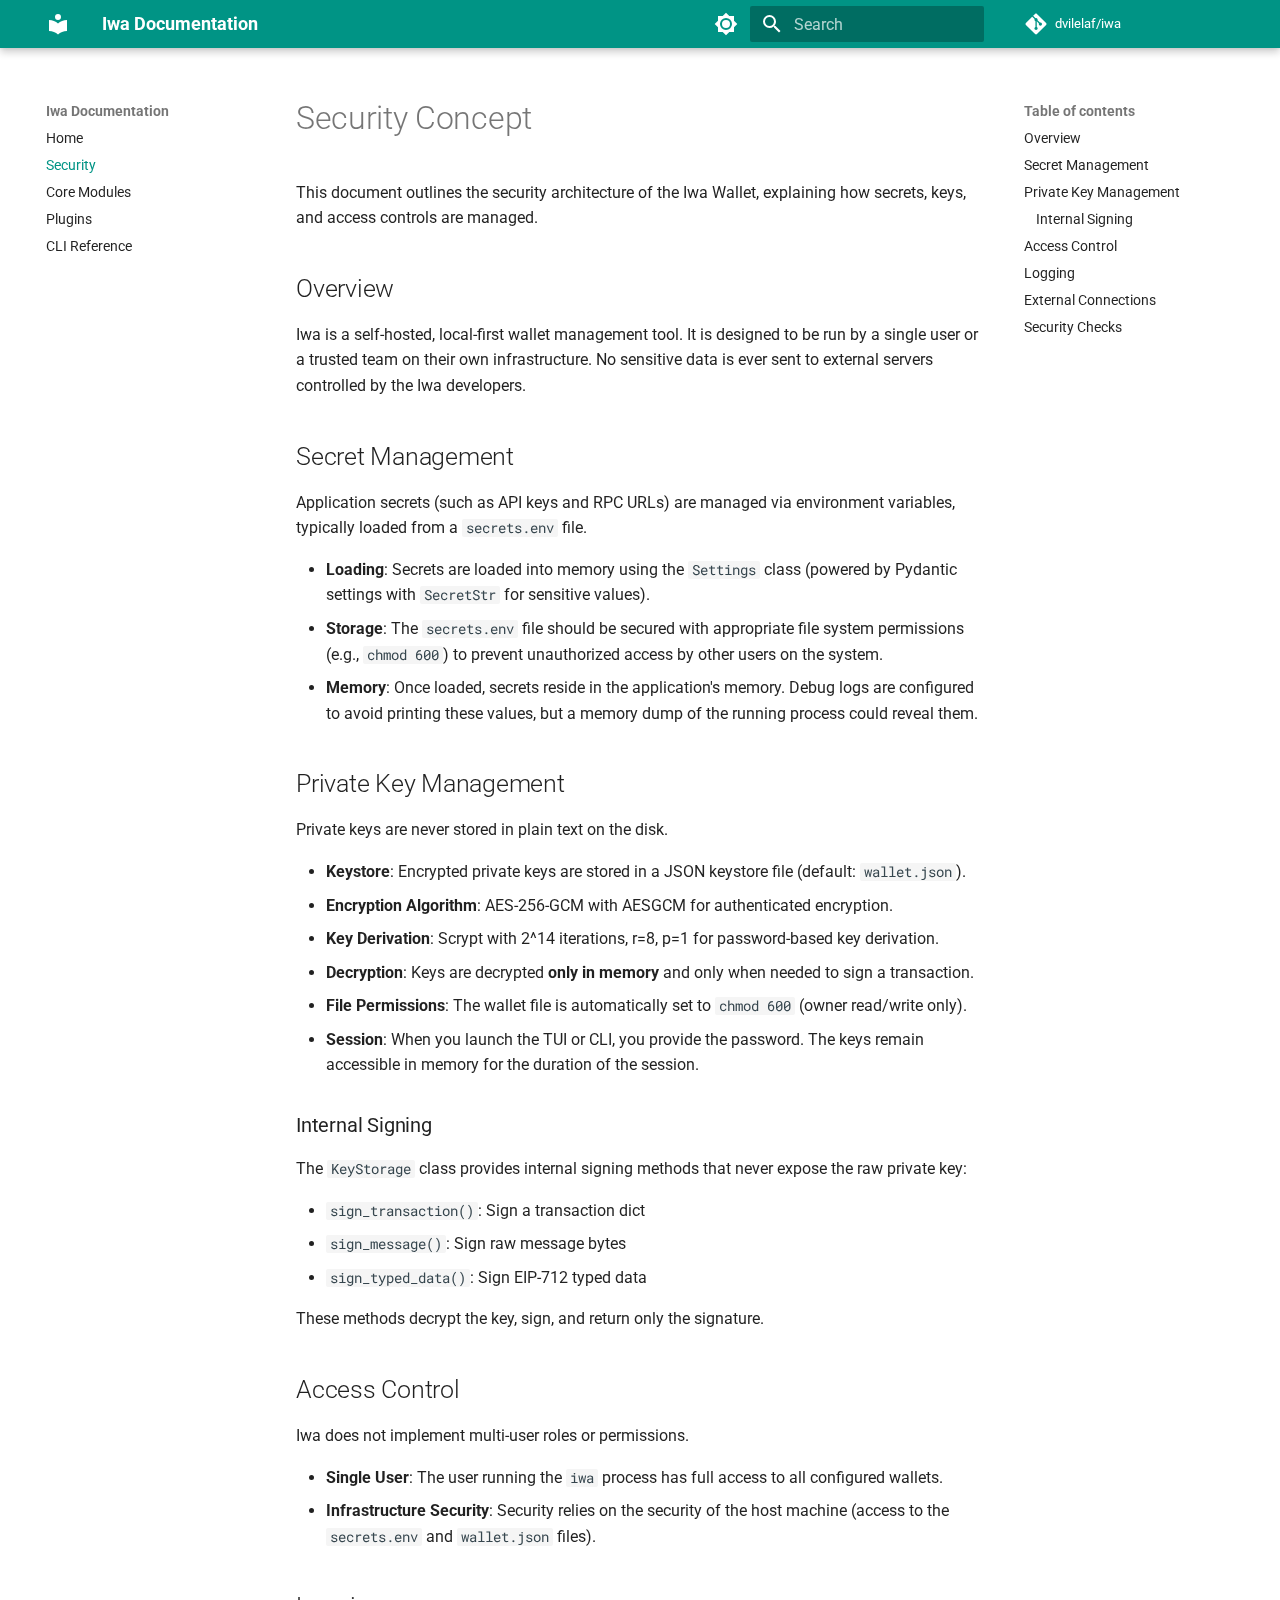
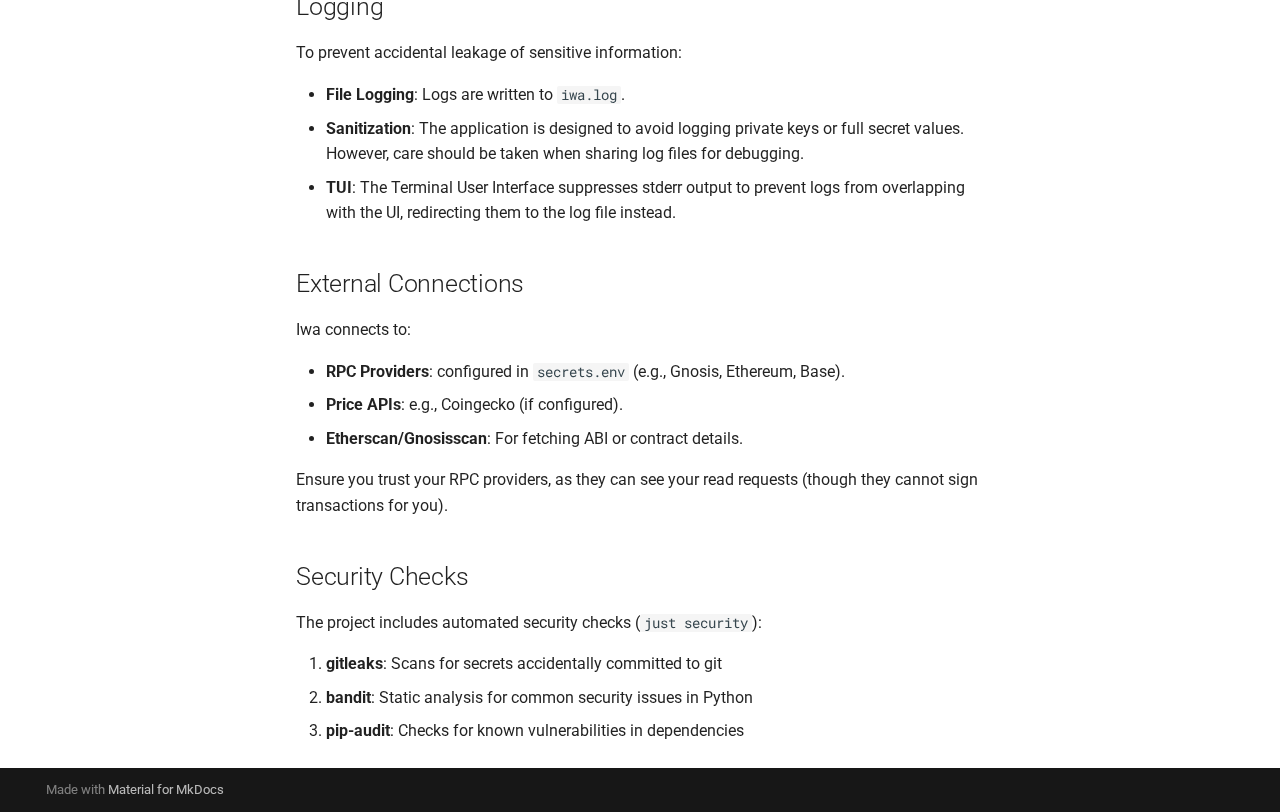
<file: site/security/index.html>
<!doctype html>
<html lang="en" class="no-js">
  <head>
    
      <meta charset="utf-8">
      <meta name="viewport" content="width=device-width,initial-scale=1">
      
        <meta name="description" content="Secure Crypto Wallet Framework">
      
      
        <meta name="author" content="Iwa Team">
      
      
      
        <link rel="prev" href="..">
      
      
        <link rel="next" href="../core/">
      
      
        
      
      
      <link rel="icon" href="../assets/images/favicon.png">
      <meta name="generator" content="mkdocs-1.6.1, mkdocs-material-9.7.0">
    
    
      
        <title>Security - Iwa Documentation</title>
      
    
    
      <link rel="stylesheet" href="../assets/stylesheets/main.618322db.min.css">
      
        
        <link rel="stylesheet" href="../assets/stylesheets/palette.ab4e12ef.min.css">
      
      


    
    
      
    
    
      
        
        
        <link rel="preconnect" href="https://fonts.gstatic.com" crossorigin>
        <link rel="stylesheet" href="https://fonts.googleapis.com/css?family=Roboto:300,300i,400,400i,700,700i%7CRoboto+Mono:400,400i,700,700i&display=fallback">
        <style>:root{--md-text-font:"Roboto";--md-code-font:"Roboto Mono"}</style>
      
    
    
      <link rel="stylesheet" href="../assets/_mkdocstrings.css">
    
    <script>__md_scope=new URL("..",location),__md_hash=e=>[...e].reduce(((e,_)=>(e<<5)-e+_.charCodeAt(0)),0),__md_get=(e,_=localStorage,t=__md_scope)=>JSON.parse(_.getItem(t.pathname+"."+e)),__md_set=(e,_,t=localStorage,a=__md_scope)=>{try{t.setItem(a.pathname+"."+e,JSON.stringify(_))}catch(e){}}</script>
    
      

    
    
  </head>
  
  
    
    
      
    
    
    
    
    <body dir="ltr" data-md-color-scheme="default" data-md-color-primary="teal" data-md-color-accent="purple">
  
    
    <input class="md-toggle" data-md-toggle="drawer" type="checkbox" id="__drawer" autocomplete="off">
    <input class="md-toggle" data-md-toggle="search" type="checkbox" id="__search" autocomplete="off">
    <label class="md-overlay" for="__drawer"></label>
    <div data-md-component="skip">
      
        
        <a href="#security-concept" class="md-skip">
          Skip to content
        </a>
      
    </div>
    <div data-md-component="announce">
      
    </div>
    
    
      

  

<header class="md-header md-header--shadow" data-md-component="header">
  <nav class="md-header__inner md-grid" aria-label="Header">
    <a href=".." title="Iwa Documentation" class="md-header__button md-logo" aria-label="Iwa Documentation" data-md-component="logo">
      
  
  <svg xmlns="http://www.w3.org/2000/svg" viewBox="0 0 24 24"><path d="M12 8a3 3 0 0 0 3-3 3 3 0 0 0-3-3 3 3 0 0 0-3 3 3 3 0 0 0 3 3m0 3.54C9.64 9.35 6.5 8 3 8v11c3.5 0 6.64 1.35 9 3.54 2.36-2.19 5.5-3.54 9-3.54V8c-3.5 0-6.64 1.35-9 3.54"/></svg>

    </a>
    <label class="md-header__button md-icon" for="__drawer">
      
      <svg xmlns="http://www.w3.org/2000/svg" viewBox="0 0 24 24"><path d="M3 6h18v2H3zm0 5h18v2H3zm0 5h18v2H3z"/></svg>
    </label>
    <div class="md-header__title" data-md-component="header-title">
      <div class="md-header__ellipsis">
        <div class="md-header__topic">
          <span class="md-ellipsis">
            Iwa Documentation
          </span>
        </div>
        <div class="md-header__topic" data-md-component="header-topic">
          <span class="md-ellipsis">
            
              Security
            
          </span>
        </div>
      </div>
    </div>
    
      
        <form class="md-header__option" data-md-component="palette">
  
    
    
    
    <input class="md-option" data-md-color-media="" data-md-color-scheme="default" data-md-color-primary="teal" data-md-color-accent="purple"  aria-label="Switch to dark mode"  type="radio" name="__palette" id="__palette_0">
    
      <label class="md-header__button md-icon" title="Switch to dark mode" for="__palette_1" hidden>
        <svg xmlns="http://www.w3.org/2000/svg" viewBox="0 0 24 24"><path d="M12 8a4 4 0 0 0-4 4 4 4 0 0 0 4 4 4 4 0 0 0 4-4 4 4 0 0 0-4-4m0 10a6 6 0 0 1-6-6 6 6 0 0 1 6-6 6 6 0 0 1 6 6 6 6 0 0 1-6 6m8-9.31V4h-4.69L12 .69 8.69 4H4v4.69L.69 12 4 15.31V20h4.69L12 23.31 15.31 20H20v-4.69L23.31 12z"/></svg>
      </label>
    
  
    
    
    
    <input class="md-option" data-md-color-media="" data-md-color-scheme="slate" data-md-color-primary="teal" data-md-color-accent="purple"  aria-label="Switch to light mode"  type="radio" name="__palette" id="__palette_1">
    
      <label class="md-header__button md-icon" title="Switch to light mode" for="__palette_0" hidden>
        <svg xmlns="http://www.w3.org/2000/svg" viewBox="0 0 24 24"><path d="M12 18c-.89 0-1.74-.2-2.5-.55C11.56 16.5 13 14.42 13 12s-1.44-4.5-3.5-5.45C10.26 6.2 11.11 6 12 6a6 6 0 0 1 6 6 6 6 0 0 1-6 6m8-9.31V4h-4.69L12 .69 8.69 4H4v4.69L.69 12 4 15.31V20h4.69L12 23.31 15.31 20H20v-4.69L23.31 12z"/></svg>
      </label>
    
  
</form>
      
    
    
      <script>var palette=__md_get("__palette");if(palette&&palette.color){if("(prefers-color-scheme)"===palette.color.media){var media=matchMedia("(prefers-color-scheme: light)"),input=document.querySelector(media.matches?"[data-md-color-media='(prefers-color-scheme: light)']":"[data-md-color-media='(prefers-color-scheme: dark)']");palette.color.media=input.getAttribute("data-md-color-media"),palette.color.scheme=input.getAttribute("data-md-color-scheme"),palette.color.primary=input.getAttribute("data-md-color-primary"),palette.color.accent=input.getAttribute("data-md-color-accent")}for(var[key,value]of Object.entries(palette.color))document.body.setAttribute("data-md-color-"+key,value)}</script>
    
    
    
      
      
        <label class="md-header__button md-icon" for="__search">
          
          <svg xmlns="http://www.w3.org/2000/svg" viewBox="0 0 24 24"><path d="M9.5 3A6.5 6.5 0 0 1 16 9.5c0 1.61-.59 3.09-1.56 4.23l.27.27h.79l5 5-1.5 1.5-5-5v-.79l-.27-.27A6.52 6.52 0 0 1 9.5 16 6.5 6.5 0 0 1 3 9.5 6.5 6.5 0 0 1 9.5 3m0 2C7 5 5 7 5 9.5S7 14 9.5 14 14 12 14 9.5 12 5 9.5 5"/></svg>
        </label>
        <div class="md-search" data-md-component="search" role="dialog">
  <label class="md-search__overlay" for="__search"></label>
  <div class="md-search__inner" role="search">
    <form class="md-search__form" name="search">
      <input type="text" class="md-search__input" name="query" aria-label="Search" placeholder="Search" autocapitalize="off" autocorrect="off" autocomplete="off" spellcheck="false" data-md-component="search-query" required>
      <label class="md-search__icon md-icon" for="__search">
        
        <svg xmlns="http://www.w3.org/2000/svg" viewBox="0 0 24 24"><path d="M9.5 3A6.5 6.5 0 0 1 16 9.5c0 1.61-.59 3.09-1.56 4.23l.27.27h.79l5 5-1.5 1.5-5-5v-.79l-.27-.27A6.52 6.52 0 0 1 9.5 16 6.5 6.5 0 0 1 3 9.5 6.5 6.5 0 0 1 9.5 3m0 2C7 5 5 7 5 9.5S7 14 9.5 14 14 12 14 9.5 12 5 9.5 5"/></svg>
        
        <svg xmlns="http://www.w3.org/2000/svg" viewBox="0 0 24 24"><path d="M20 11v2H8l5.5 5.5-1.42 1.42L4.16 12l7.92-7.92L13.5 5.5 8 11z"/></svg>
      </label>
      <nav class="md-search__options" aria-label="Search">
        
        <button type="reset" class="md-search__icon md-icon" title="Clear" aria-label="Clear" tabindex="-1">
          
          <svg xmlns="http://www.w3.org/2000/svg" viewBox="0 0 24 24"><path d="M19 6.41 17.59 5 12 10.59 6.41 5 5 6.41 10.59 12 5 17.59 6.41 19 12 13.41 17.59 19 19 17.59 13.41 12z"/></svg>
        </button>
      </nav>
      
        <div class="md-search__suggest" data-md-component="search-suggest"></div>
      
    </form>
    <div class="md-search__output">
      <div class="md-search__scrollwrap" tabindex="0" data-md-scrollfix>
        <div class="md-search-result" data-md-component="search-result">
          <div class="md-search-result__meta">
            Initializing search
          </div>
          <ol class="md-search-result__list" role="presentation"></ol>
        </div>
      </div>
    </div>
  </div>
</div>
      
    
    
      <div class="md-header__source">
        <a href="https://github.com/dvilelaf/iwa" title="Go to repository" class="md-source" data-md-component="source">
  <div class="md-source__icon md-icon">
    
    <svg xmlns="http://www.w3.org/2000/svg" viewBox="0 0 448 512"><!--! Font Awesome Free 7.1.0 by @fontawesome - https://fontawesome.com License - https://fontawesome.com/license/free (Icons: CC BY 4.0, Fonts: SIL OFL 1.1, Code: MIT License) Copyright 2025 Fonticons, Inc.--><path d="M439.6 236.1 244 40.5c-5.4-5.5-12.8-8.5-20.4-8.5s-15 3-20.4 8.4L162.5 81l51.5 51.5c27.1-9.1 52.7 16.8 43.4 43.7l49.7 49.7c34.2-11.8 61.2 31 35.5 56.7-26.5 26.5-70.2-2.9-56-37.3L240.3 199v121.9c25.3 12.5 22.3 41.8 9.1 55-6.4 6.4-15.2 10.1-24.3 10.1s-17.8-3.6-24.3-10.1c-17.6-17.6-11.1-46.9 11.2-56v-123c-20.8-8.5-24.6-30.7-18.6-45L142.6 101 8.5 235.1C3 240.6 0 247.9 0 255.5s3 15 8.5 20.4l195.6 195.7c5.4 5.4 12.7 8.4 20.4 8.4s15-3 20.4-8.4l194.7-194.7c5.4-5.4 8.4-12.8 8.4-20.4s-3-15-8.4-20.4"/></svg>
  </div>
  <div class="md-source__repository">
    dvilelaf/iwa
  </div>
</a>
      </div>
    
  </nav>
  
</header>
    
    <div class="md-container" data-md-component="container">
      
      
        
          
        
      
      <main class="md-main" data-md-component="main">
        <div class="md-main__inner md-grid">
          
            
              
              <div class="md-sidebar md-sidebar--primary" data-md-component="sidebar" data-md-type="navigation" >
                <div class="md-sidebar__scrollwrap">
                  <div class="md-sidebar__inner">
                    



<nav class="md-nav md-nav--primary" aria-label="Navigation" data-md-level="0">
  <label class="md-nav__title" for="__drawer">
    <a href=".." title="Iwa Documentation" class="md-nav__button md-logo" aria-label="Iwa Documentation" data-md-component="logo">
      
  
  <svg xmlns="http://www.w3.org/2000/svg" viewBox="0 0 24 24"><path d="M12 8a3 3 0 0 0 3-3 3 3 0 0 0-3-3 3 3 0 0 0-3 3 3 3 0 0 0 3 3m0 3.54C9.64 9.35 6.5 8 3 8v11c3.5 0 6.64 1.35 9 3.54 2.36-2.19 5.5-3.54 9-3.54V8c-3.5 0-6.64 1.35-9 3.54"/></svg>

    </a>
    Iwa Documentation
  </label>
  
    <div class="md-nav__source">
      <a href="https://github.com/dvilelaf/iwa" title="Go to repository" class="md-source" data-md-component="source">
  <div class="md-source__icon md-icon">
    
    <svg xmlns="http://www.w3.org/2000/svg" viewBox="0 0 448 512"><!--! Font Awesome Free 7.1.0 by @fontawesome - https://fontawesome.com License - https://fontawesome.com/license/free (Icons: CC BY 4.0, Fonts: SIL OFL 1.1, Code: MIT License) Copyright 2025 Fonticons, Inc.--><path d="M439.6 236.1 244 40.5c-5.4-5.5-12.8-8.5-20.4-8.5s-15 3-20.4 8.4L162.5 81l51.5 51.5c27.1-9.1 52.7 16.8 43.4 43.7l49.7 49.7c34.2-11.8 61.2 31 35.5 56.7-26.5 26.5-70.2-2.9-56-37.3L240.3 199v121.9c25.3 12.5 22.3 41.8 9.1 55-6.4 6.4-15.2 10.1-24.3 10.1s-17.8-3.6-24.3-10.1c-17.6-17.6-11.1-46.9 11.2-56v-123c-20.8-8.5-24.6-30.7-18.6-45L142.6 101 8.5 235.1C3 240.6 0 247.9 0 255.5s3 15 8.5 20.4l195.6 195.7c5.4 5.4 12.7 8.4 20.4 8.4s15-3 20.4-8.4l194.7-194.7c5.4-5.4 8.4-12.8 8.4-20.4s-3-15-8.4-20.4"/></svg>
  </div>
  <div class="md-source__repository">
    dvilelaf/iwa
  </div>
</a>
    </div>
  
  <ul class="md-nav__list" data-md-scrollfix>
    
      
      
  
  
  
  
    <li class="md-nav__item">
      <a href=".." class="md-nav__link">
        
  
  
  <span class="md-ellipsis">
    
  
    Home
  

    
  </span>
  
  

      </a>
    </li>
  

    
      
      
  
  
    
  
  
  
    <li class="md-nav__item md-nav__item--active">
      
      <input class="md-nav__toggle md-toggle" type="checkbox" id="__toc">
      
      
        
      
      
        <label class="md-nav__link md-nav__link--active" for="__toc">
          
  
  
  <span class="md-ellipsis">
    
  
    Security
  

    
  </span>
  
  

          <span class="md-nav__icon md-icon"></span>
        </label>
      
      <a href="./" class="md-nav__link md-nav__link--active">
        
  
  
  <span class="md-ellipsis">
    
  
    Security
  

    
  </span>
  
  

      </a>
      
        

<nav class="md-nav md-nav--secondary" aria-label="Table of contents">
  
  
  
    
  
  
    <label class="md-nav__title" for="__toc">
      <span class="md-nav__icon md-icon"></span>
      Table of contents
    </label>
    <ul class="md-nav__list" data-md-component="toc" data-md-scrollfix>
      
        <li class="md-nav__item">
  <a href="#overview" class="md-nav__link">
    <span class="md-ellipsis">
      
        Overview
      
    </span>
  </a>
  
</li>
      
        <li class="md-nav__item">
  <a href="#secret-management" class="md-nav__link">
    <span class="md-ellipsis">
      
        Secret Management
      
    </span>
  </a>
  
</li>
      
        <li class="md-nav__item">
  <a href="#private-key-management" class="md-nav__link">
    <span class="md-ellipsis">
      
        Private Key Management
      
    </span>
  </a>
  
    <nav class="md-nav" aria-label="Private Key Management">
      <ul class="md-nav__list">
        
          <li class="md-nav__item">
  <a href="#internal-signing" class="md-nav__link">
    <span class="md-ellipsis">
      
        Internal Signing
      
    </span>
  </a>
  
</li>
        
      </ul>
    </nav>
  
</li>
      
        <li class="md-nav__item">
  <a href="#access-control" class="md-nav__link">
    <span class="md-ellipsis">
      
        Access Control
      
    </span>
  </a>
  
</li>
      
        <li class="md-nav__item">
  <a href="#logging" class="md-nav__link">
    <span class="md-ellipsis">
      
        Logging
      
    </span>
  </a>
  
</li>
      
        <li class="md-nav__item">
  <a href="#external-connections" class="md-nav__link">
    <span class="md-ellipsis">
      
        External Connections
      
    </span>
  </a>
  
</li>
      
        <li class="md-nav__item">
  <a href="#security-checks" class="md-nav__link">
    <span class="md-ellipsis">
      
        Security Checks
      
    </span>
  </a>
  
</li>
      
    </ul>
  
</nav>
      
    </li>
  

    
      
      
  
  
  
  
    <li class="md-nav__item">
      <a href="../core/" class="md-nav__link">
        
  
  
  <span class="md-ellipsis">
    
  
    Core Modules
  

    
  </span>
  
  

      </a>
    </li>
  

    
      
      
  
  
  
  
    <li class="md-nav__item">
      <a href="../plugins/" class="md-nav__link">
        
  
  
  <span class="md-ellipsis">
    
  
    Plugins
  

    
  </span>
  
  

      </a>
    </li>
  

    
      
      
  
  
  
  
    <li class="md-nav__item">
      <a href="../cli/" class="md-nav__link">
        
  
  
  <span class="md-ellipsis">
    
  
    CLI Reference
  

    
  </span>
  
  

      </a>
    </li>
  

    
  </ul>
</nav>
                  </div>
                </div>
              </div>
            
            
              
              <div class="md-sidebar md-sidebar--secondary" data-md-component="sidebar" data-md-type="toc" >
                <div class="md-sidebar__scrollwrap">
                  <div class="md-sidebar__inner">
                    

<nav class="md-nav md-nav--secondary" aria-label="Table of contents">
  
  
  
    
  
  
    <label class="md-nav__title" for="__toc">
      <span class="md-nav__icon md-icon"></span>
      Table of contents
    </label>
    <ul class="md-nav__list" data-md-component="toc" data-md-scrollfix>
      
        <li class="md-nav__item">
  <a href="#overview" class="md-nav__link">
    <span class="md-ellipsis">
      
        Overview
      
    </span>
  </a>
  
</li>
      
        <li class="md-nav__item">
  <a href="#secret-management" class="md-nav__link">
    <span class="md-ellipsis">
      
        Secret Management
      
    </span>
  </a>
  
</li>
      
        <li class="md-nav__item">
  <a href="#private-key-management" class="md-nav__link">
    <span class="md-ellipsis">
      
        Private Key Management
      
    </span>
  </a>
  
    <nav class="md-nav" aria-label="Private Key Management">
      <ul class="md-nav__list">
        
          <li class="md-nav__item">
  <a href="#internal-signing" class="md-nav__link">
    <span class="md-ellipsis">
      
        Internal Signing
      
    </span>
  </a>
  
</li>
        
      </ul>
    </nav>
  
</li>
      
        <li class="md-nav__item">
  <a href="#access-control" class="md-nav__link">
    <span class="md-ellipsis">
      
        Access Control
      
    </span>
  </a>
  
</li>
      
        <li class="md-nav__item">
  <a href="#logging" class="md-nav__link">
    <span class="md-ellipsis">
      
        Logging
      
    </span>
  </a>
  
</li>
      
        <li class="md-nav__item">
  <a href="#external-connections" class="md-nav__link">
    <span class="md-ellipsis">
      
        External Connections
      
    </span>
  </a>
  
</li>
      
        <li class="md-nav__item">
  <a href="#security-checks" class="md-nav__link">
    <span class="md-ellipsis">
      
        Security Checks
      
    </span>
  </a>
  
</li>
      
    </ul>
  
</nav>
                  </div>
                </div>
              </div>
            
          
          
            <div class="md-content" data-md-component="content">
              
              <article class="md-content__inner md-typeset">
                
                  


  
  


<h1 id="security-concept">Security Concept</h1>
<p>This document outlines the security architecture of the Iwa Wallet, explaining how secrets, keys, and access controls are managed.</p>
<h2 id="overview">Overview</h2>
<p>Iwa is a self-hosted, local-first wallet management tool. It is designed to be run by a single user or a trusted team on their own infrastructure. No sensitive data is ever sent to external servers controlled by the Iwa developers.</p>
<h2 id="secret-management">Secret Management</h2>
<p>Application secrets (such as API keys and RPC URLs) are managed via environment variables, typically loaded from a <code>secrets.env</code> file.</p>
<ul>
<li><strong>Loading</strong>: Secrets are loaded into memory using the <code>Settings</code> class (powered by Pydantic settings with <code>SecretStr</code> for sensitive values).</li>
<li><strong>Storage</strong>: The <code>secrets.env</code> file should be secured with appropriate file system permissions (e.g., <code>chmod 600</code>) to prevent unauthorized access by other users on the system.</li>
<li><strong>Memory</strong>: Once loaded, secrets reside in the application's memory. Debug logs are configured to avoid printing these values, but a memory dump of the running process could reveal them.</li>
</ul>
<h2 id="private-key-management">Private Key Management</h2>
<p>Private keys are never stored in plain text on the disk.</p>
<ul>
<li><strong>Keystore</strong>: Encrypted private keys are stored in a JSON keystore file (default: <code>wallet.json</code>).</li>
<li><strong>Encryption Algorithm</strong>: AES-256-GCM with AESGCM for authenticated encryption.</li>
<li><strong>Key Derivation</strong>: Scrypt with 2^14 iterations, r=8, p=1 for password-based key derivation.</li>
<li><strong>Decryption</strong>: Keys are decrypted <strong>only in memory</strong> and only when needed to sign a transaction.</li>
<li><strong>File Permissions</strong>: The wallet file is automatically set to <code>chmod 600</code> (owner read/write only).</li>
<li><strong>Session</strong>: When you launch the TUI or CLI, you provide the password. The keys remain accessible in memory for the duration of the session.</li>
</ul>
<h3 id="internal-signing">Internal Signing</h3>
<p>The <code>KeyStorage</code> class provides internal signing methods that never expose the raw private key:</p>
<ul>
<li><code>sign_transaction()</code>: Sign a transaction dict</li>
<li><code>sign_message()</code>: Sign raw message bytes</li>
<li><code>sign_typed_data()</code>: Sign EIP-712 typed data</li>
</ul>
<p>These methods decrypt the key, sign, and return only the signature.</p>
<h2 id="access-control">Access Control</h2>
<p>Iwa does not implement multi-user roles or permissions.</p>
<ul>
<li><strong>Single User</strong>: The user running the <code>iwa</code> process has full access to all configured wallets.</li>
<li><strong>Infrastructure Security</strong>: Security relies on the security of the host machine (access to the <code>secrets.env</code> and <code>wallet.json</code> files).</li>
</ul>
<h2 id="logging">Logging</h2>
<p>To prevent accidental leakage of sensitive information:</p>
<ul>
<li><strong>File Logging</strong>: Logs are written to <code>iwa.log</code>.</li>
<li><strong>Sanitization</strong>: The application is designed to avoid logging private keys or full secret values. However, care should be taken when sharing log files for debugging.</li>
<li><strong>TUI</strong>: The Terminal User Interface suppresses stderr output to prevent logs from overlapping with the UI, redirecting them to the log file instead.</li>
</ul>
<h2 id="external-connections">External Connections</h2>
<p>Iwa connects to:</p>
<ul>
<li><strong>RPC Providers</strong>: configured in <code>secrets.env</code> (e.g., Gnosis, Ethereum, Base).</li>
<li><strong>Price APIs</strong>: e.g., Coingecko (if configured).</li>
<li><strong>Etherscan/Gnosisscan</strong>: For fetching ABI or contract details.</li>
</ul>
<p>Ensure you trust your RPC providers, as they can see your read requests (though they cannot sign transactions for you).</p>
<h2 id="security-checks">Security Checks</h2>
<p>The project includes automated security checks (<code>just security</code>):</p>
<ol>
<li><strong>gitleaks</strong>: Scans for secrets accidentally committed to git</li>
<li><strong>bandit</strong>: Static analysis for common security issues in Python</li>
<li><strong>pip-audit</strong>: Checks for known vulnerabilities in dependencies</li>
</ol>












                
              </article>
            </div>
          
          
<script>var target=document.getElementById(location.hash.slice(1));target&&target.name&&(target.checked=target.name.startsWith("__tabbed_"))</script>
        </div>
        
          <button type="button" class="md-top md-icon" data-md-component="top" hidden>
  
  <svg xmlns="http://www.w3.org/2000/svg" viewBox="0 0 24 24"><path d="M13 20h-2V8l-5.5 5.5-1.42-1.42L12 4.16l7.92 7.92-1.42 1.42L13 8z"/></svg>
  Back to top
</button>
        
      </main>
      
        <footer class="md-footer">
  
  <div class="md-footer-meta md-typeset">
    <div class="md-footer-meta__inner md-grid">
      <div class="md-copyright">
  
  
    Made with
    <a href="https://squidfunk.github.io/mkdocs-material/" target="_blank" rel="noopener">
      Material for MkDocs
    </a>
  
</div>
      
    </div>
  </div>
</footer>
      
    </div>
    <div class="md-dialog" data-md-component="dialog">
      <div class="md-dialog__inner md-typeset"></div>
    </div>
    
    
    
      
      
      <script id="__config" type="application/json">{"annotate": null, "base": "..", "features": ["content.code.copy", "content.code.annotate", "navigation.expand", "navigation.indexes", "navigation.top", "search.suggest", "search.highlight"], "search": "../assets/javascripts/workers/search.7a47a382.min.js", "tags": null, "translations": {"clipboard.copied": "Copied to clipboard", "clipboard.copy": "Copy to clipboard", "search.result.more.one": "1 more on this page", "search.result.more.other": "# more on this page", "search.result.none": "No matching documents", "search.result.one": "1 matching document", "search.result.other": "# matching documents", "search.result.placeholder": "Type to start searching", "search.result.term.missing": "Missing", "select.version": "Select version"}, "version": null}</script>
    
    
      <script src="../assets/javascripts/bundle.e71a0d61.min.js"></script>
      
    
  </body>
</html>
</file>
<file: site/assets/_mkdocstrings.css>
/* Avoid breaking parameter names, etc. in table cells. */
.doc-contents td code {
  word-break: normal !important;
}

/* No line break before first paragraph of descriptions. */
.doc-md-description,
.doc-md-description>p:first-child {
  display: inline;
}

/* No text transformation from Material for MkDocs for H5 headings. */
.md-typeset h5 .doc-object-name {
  text-transform: none;
}

/* Max width for docstring sections tables. */
.doc .md-typeset__table,
.doc .md-typeset__table table {
  display: table !important;
  width: 100%;
}

.doc .md-typeset__table tr {
  display: table-row;
}

/* Defaults in Spacy table style. */
.doc-param-default,
.doc-type_param-default {
  float: right;
}

/* Parameter headings must be inline, not blocks. */
.doc-heading-parameter,
.doc-heading-type_parameter {
  display: inline;
}

/* Default font size for parameter headings. */
.md-typeset .doc-heading-parameter {
  font-size: inherit;
}

/* Prefer space on the right, not the left of parameter permalinks. */
.doc-heading-parameter .headerlink,
.doc-heading-type_parameter .headerlink {
  margin-left: 0 !important;
  margin-right: 0.2rem;
}

/* Backward-compatibility: docstring section titles in bold. */
.doc-section-title {
  font-weight: bold;
}

/* Backlinks crumb separator. */
.doc-backlink-crumb {
  display: inline-flex;
  gap: .2rem;
  white-space: nowrap;
  align-items: center;
  vertical-align: middle;
}
.doc-backlink-crumb:not(:first-child)::before {
  background-color: var(--md-default-fg-color--lighter);
  content: "";
  display: inline;
  height: 1rem;
  --md-path-icon: url('data:image/svg+xml;charset=utf-8,<svg xmlns="http://www.w3.org/2000/svg" viewBox="0 0 24 24"><path d="M8.59 16.58 13.17 12 8.59 7.41 10 6l6 6-6 6z"/></svg>');
  -webkit-mask-image: var(--md-path-icon);
  mask-image: var(--md-path-icon);
  width: 1rem;
}
.doc-backlink-crumb.last {
  font-weight: bold;
}

/* Symbols in Navigation and ToC. */
:root, :host,
[data-md-color-scheme="default"] {
  --doc-symbol-parameter-fg-color: #df50af;
  --doc-symbol-type_parameter-fg-color: #df50af;
  --doc-symbol-attribute-fg-color: #953800;
  --doc-symbol-function-fg-color: #8250df;
  --doc-symbol-method-fg-color: #8250df;
  --doc-symbol-class-fg-color: #0550ae;
  --doc-symbol-type_alias-fg-color: #0550ae;
  --doc-symbol-module-fg-color: #5cad0f;

  --doc-symbol-parameter-bg-color: #df50af1a;
  --doc-symbol-type_parameter-bg-color: #df50af1a;
  --doc-symbol-attribute-bg-color: #9538001a;
  --doc-symbol-function-bg-color: #8250df1a;
  --doc-symbol-method-bg-color: #8250df1a;
  --doc-symbol-class-bg-color: #0550ae1a;
  --doc-symbol-type_alias-bg-color: #0550ae1a;
  --doc-symbol-module-bg-color: #5cad0f1a;
}

[data-md-color-scheme="slate"] {
  --doc-symbol-parameter-fg-color: #ffa8cc;
  --doc-symbol-type_parameter-fg-color: #ffa8cc;
  --doc-symbol-attribute-fg-color: #ffa657;
  --doc-symbol-function-fg-color: #d2a8ff;
  --doc-symbol-method-fg-color: #d2a8ff;
  --doc-symbol-class-fg-color: #79c0ff;
  --doc-symbol-type_alias-fg-color: #79c0ff;
  --doc-symbol-module-fg-color: #baff79;

  --doc-symbol-parameter-bg-color: #ffa8cc1a;
  --doc-symbol-type_parameter-bg-color: #ffa8cc1a;
  --doc-symbol-attribute-bg-color: #ffa6571a;
  --doc-symbol-function-bg-color: #d2a8ff1a;
  --doc-symbol-method-bg-color: #d2a8ff1a;
  --doc-symbol-class-bg-color: #79c0ff1a;
  --doc-symbol-type_alias-bg-color: #79c0ff1a;
  --doc-symbol-module-bg-color: #baff791a;
}

code.doc-symbol {
  border-radius: .1rem;
  font-size: .85em;
  padding: 0 .3em;
  font-weight: bold;
}

code.doc-symbol-parameter,
a code.doc-symbol-parameter {
  color: var(--doc-symbol-parameter-fg-color);
  background-color: var(--doc-symbol-parameter-bg-color);
}

code.doc-symbol-parameter::after {
  content: "param";
}

code.doc-symbol-type_parameter,
a code.doc-symbol-type_parameter {
  color: var(--doc-symbol-type_parameter-fg-color);
  background-color: var(--doc-symbol-type_parameter-bg-color);
}

code.doc-symbol-type_parameter::after {
  content: "type-param";
}

code.doc-symbol-attribute,
a code.doc-symbol-attribute {
  color: var(--doc-symbol-attribute-fg-color);
  background-color: var(--doc-symbol-attribute-bg-color);
}

code.doc-symbol-attribute::after {
  content: "attr";
}

code.doc-symbol-function,
a code.doc-symbol-function {
  color: var(--doc-symbol-function-fg-color);
  background-color: var(--doc-symbol-function-bg-color);
}

code.doc-symbol-function::after {
  content: "func";
}

code.doc-symbol-method,
a code.doc-symbol-method {
  color: var(--doc-symbol-method-fg-color);
  background-color: var(--doc-symbol-method-bg-color);
}

code.doc-symbol-method::after {
  content: "meth";
}

code.doc-symbol-class,
a code.doc-symbol-class {
  color: var(--doc-symbol-class-fg-color);
  background-color: var(--doc-symbol-class-bg-color);
}

code.doc-symbol-class::after {
  content: "class";
}


code.doc-symbol-type_alias,
a code.doc-symbol-type_alias {
  color: var(--doc-symbol-type_alias-fg-color);
  background-color: var(--doc-symbol-type_alias-bg-color);
}

code.doc-symbol-type_alias::after {
  content: "type";
}

code.doc-symbol-module,
a code.doc-symbol-module {
  color: var(--doc-symbol-module-fg-color);
  background-color: var(--doc-symbol-module-bg-color);
}

code.doc-symbol-module::after {
  content: "mod";
}

.doc-signature .autorefs {
  color: inherit;
  border-bottom: 1px dotted currentcolor;
}

/* Source code blocks (admonitions). */
:root {
  --md-admonition-icon--mkdocstrings-source: url('data:image/svg+xml;charset=utf-8,<svg xmlns="http://www.w3.org/2000/svg" viewBox="0 0 24 24"><path d="M15.22 4.97a.75.75 0 0 1 1.06 0l6.5 6.5a.75.75 0 0 1 0 1.06l-6.5 6.5a.749.749 0 0 1-1.275-.326.75.75 0 0 1 .215-.734L21.19 12l-5.97-5.97a.75.75 0 0 1 0-1.06m-6.44 0a.75.75 0 0 1 0 1.06L2.81 12l5.97 5.97a.749.749 0 0 1-.326 1.275.75.75 0 0 1-.734-.215l-6.5-6.5a.75.75 0 0 1 0-1.06l6.5-6.5a.75.75 0 0 1 1.06 0"/></svg>')
}
.md-typeset .admonition.mkdocstrings-source,
.md-typeset details.mkdocstrings-source {
  border: none;
  padding: 0;
}
.md-typeset .admonition.mkdocstrings-source:focus-within,
.md-typeset details.mkdocstrings-source:focus-within {
  box-shadow: none;
}
.md-typeset .mkdocstrings-source > .admonition-title,
.md-typeset .mkdocstrings-source > summary {
  background-color: inherit;
}
.md-typeset .mkdocstrings-source > .admonition-title::before,
.md-typeset .mkdocstrings-source > summary::before {
  background-color: var(--md-default-fg-color);
  -webkit-mask-image: var(--md-admonition-icon--mkdocstrings-source);
          mask-image: var(--md-admonition-icon--mkdocstrings-source);
}
</file>
<file: site/assets/stylesheets/main.618322db.min.css>
@charset "UTF-8";html{-webkit-text-size-adjust:none;-moz-text-size-adjust:none;text-size-adjust:none;box-sizing:border-box}*,:after,:before{box-sizing:inherit}@media (prefers-reduced-motion){*,:after,:before{transition:none!important}}body{margin:0}a,button,input,label{-webkit-tap-highlight-color:transparent}a{color:inherit;text-decoration:none}hr{border:0;box-sizing:initial;display:block;height:.05rem;overflow:visible;padding:0}small{font-size:80%}sub,sup{line-height:1em}img{border-style:none}table{border-collapse:initial;border-spacing:0}td,th{font-weight:400;vertical-align:top}button{background:#0000;border:0;font-family:inherit;font-size:inherit;margin:0;padding:0}input{border:0;outline:none}:root{--md-primary-fg-color:#4051b5;--md-primary-fg-color--light:#5d6cc0;--md-primary-fg-color--dark:#303fa1;--md-primary-bg-color:#fff;--md-primary-bg-color--light:#ffffffb3;--md-accent-fg-color:#526cfe;--md-accent-fg-color--transparent:#526cfe1a;--md-accent-bg-color:#fff;--md-accent-bg-color--light:#ffffffb3}[data-md-color-scheme=default]{color-scheme:light}[data-md-color-scheme=default] img[src$="#gh-dark-mode-only"],[data-md-color-scheme=default] img[src$="#only-dark"]{display:none}:root,[data-md-color-scheme=default]{--md-hue:225deg;--md-default-fg-color:#000000de;--md-default-fg-color--light:#0000008a;--md-default-fg-color--lighter:#00000052;--md-default-fg-color--lightest:#00000012;--md-default-bg-color:#fff;--md-default-bg-color--light:#ffffffb3;--md-default-bg-color--lighter:#ffffff4d;--md-default-bg-color--lightest:#ffffff1f;--md-code-fg-color:#36464e;--md-code-bg-color:#f5f5f5;--md-code-bg-color--light:#f5f5f5b3;--md-code-bg-color--lighter:#f5f5f54d;--md-code-hl-color:#4287ff;--md-code-hl-color--light:#4287ff1a;--md-code-hl-number-color:#d52a2a;--md-code-hl-special-color:#db1457;--md-code-hl-function-color:#a846b9;--md-code-hl-constant-color:#6e59d9;--md-code-hl-keyword-color:#3f6ec6;--md-code-hl-string-color:#1c7d4d;--md-code-hl-name-color:var(--md-code-fg-color);--md-code-hl-operator-color:var(--md-default-fg-color--light);--md-code-hl-punctuation-color:var(--md-default-fg-color--light);--md-code-hl-comment-color:var(--md-default-fg-color--light);--md-code-hl-generic-color:var(--md-default-fg-color--light);--md-code-hl-variable-color:var(--md-default-fg-color--light);--md-typeset-color:var(--md-default-fg-color);--md-typeset-a-color:var(--md-primary-fg-color);--md-typeset-del-color:#f5503d26;--md-typeset-ins-color:#0bd57026;--md-typeset-kbd-color:#fafafa;--md-typeset-kbd-accent-color:#fff;--md-typeset-kbd-border-color:#b8b8b8;--md-typeset-mark-color:#ffff0080;--md-typeset-table-color:#0000001f;--md-typeset-table-color--light:rgba(0,0,0,.035);--md-admonition-fg-color:var(--md-default-fg-color);--md-admonition-bg-color:var(--md-default-bg-color);--md-warning-fg-color:#000000de;--md-warning-bg-color:#ff9;--md-footer-fg-color:#fff;--md-footer-fg-color--light:#ffffffb3;--md-footer-fg-color--lighter:#ffffff73;--md-footer-bg-color:#000000de;--md-footer-bg-color--dark:#00000052;--md-shadow-z1:0 0.2rem 0.5rem #0000000d,0 0 0.05rem #0000001a;--md-shadow-z2:0 0.2rem 0.5rem #0000001a,0 0 0.05rem #00000040;--md-shadow-z3:0 0.2rem 0.5rem #0003,0 0 0.05rem #00000059}.md-icon svg{fill:currentcolor;display:block;height:1.2rem;width:1.2rem}body{-webkit-font-smoothing:antialiased;-moz-osx-font-smoothing:grayscale;--md-text-font-family:var(--md-text-font,_),-apple-system,BlinkMacSystemFont,Helvetica,Arial,sans-serif;--md-code-font-family:var(--md-code-font,_),SFMono-Regular,Consolas,Menlo,monospace}aside,body,input{font-feature-settings:"kern","liga";color:var(--md-typeset-color);font-family:var(--md-text-font-family)}code,kbd,pre{font-feature-settings:"kern";font-family:var(--md-code-font-family)}:root{--md-typeset-table-sort-icon:url('data:image/svg+xml;charset=utf-8,<svg xmlns="http://www.w3.org/2000/svg" viewBox="0 0 24 24"><path d="m18 21-4-4h3V7h-3l4-4 4 4h-3v10h3M2 19v-2h10v2M2 13v-2h7v2M2 7V5h4v2z"/></svg>');--md-typeset-table-sort-icon--asc:url('data:image/svg+xml;charset=utf-8,<svg xmlns="http://www.w3.org/2000/svg" viewBox="0 0 24 24"><path d="M19 17h3l-4 4-4-4h3V3h2M2 17h10v2H2M6 5v2H2V5m0 6h7v2H2z"/></svg>');--md-typeset-table-sort-icon--desc:url('data:image/svg+xml;charset=utf-8,<svg xmlns="http://www.w3.org/2000/svg" viewBox="0 0 24 24"><path d="M19 7h3l-4-4-4 4h3v14h2M2 17h10v2H2M6 5v2H2V5m0 6h7v2H2z"/></svg>')}.md-typeset{-webkit-print-color-adjust:exact;color-adjust:exact;font-size:.8rem;line-height:1.6;overflow-wrap:break-word}@media print{.md-typeset{font-size:.68rem}}.md-typeset blockquote,.md-typeset dl,.md-typeset figure,.md-typeset ol,.md-typeset pre,.md-typeset ul{margin-bottom:1em;margin-top:1em}.md-typeset h1{color:var(--md-default-fg-color--light);font-size:2em;line-height:1.3;margin:0 0 1.25em}.md-typeset h1,.md-typeset h2{font-weight:300;letter-spacing:-.01em}.md-typeset h2{font-size:1.5625em;line-height:1.4;margin:1.6em 0 .64em}.md-typeset h3{font-size:1.25em;font-weight:400;letter-spacing:-.01em;line-height:1.5;margin:1.6em 0 .8em}.md-typeset h2+h3{margin-top:.8em}.md-typeset h4{font-weight:700;letter-spacing:-.01em;margin:1em 0}.md-typeset h5,.md-typeset h6{color:var(--md-default-fg-color--light);font-size:.8em;font-weight:700;letter-spacing:-.01em;margin:1.25em 0}.md-typeset h5{text-transform:uppercase}.md-typeset h5 code{text-transform:none}.md-typeset hr{border-bottom:.05rem solid var(--md-default-fg-color--lightest);display:flow-root;margin:1.5em 0}.md-typeset a{color:var(--md-typeset-a-color);word-break:break-word}.md-typeset a,.md-typeset a:before{transition:color 125ms}.md-typeset a:focus,.md-typeset a:hover{color:var(--md-accent-fg-color)}.md-typeset a:focus code,.md-typeset a:hover code{background-color:var(--md-accent-fg-color--transparent);color:var(--md-accent-fg-color)}.md-typeset a code{color:var(--md-typeset-a-color)}.md-typeset a.focus-visible{outline-color:var(--md-accent-fg-color);outline-offset:.2rem}.md-typeset code,.md-typeset kbd,.md-typeset pre{color:var(--md-code-fg-color);direction:ltr;font-variant-ligatures:none;transition:background-color 125ms}@media print{.md-typeset code,.md-typeset kbd,.md-typeset pre{white-space:pre-wrap}}.md-typeset code{background-color:var(--md-code-bg-color);border-radius:.1rem;-webkit-box-decoration-break:clone;box-decoration-break:clone;font-size:.85em;padding:0 .2941176471em;transition:color 125ms,background-color 125ms;word-break:break-word}.md-typeset code:not(.focus-visible){-webkit-tap-highlight-color:transparent;outline:none}.md-typeset pre{display:flow-root;line-height:1.4;position:relative}.md-typeset pre>code{-webkit-box-decoration-break:slice;box-decoration-break:slice;box-shadow:none;display:block;margin:0;outline-color:var(--md-accent-fg-color);overflow:auto;padding:.7720588235em 1.1764705882em;scrollbar-color:var(--md-default-fg-color--lighter) #0000;scrollbar-width:thin;touch-action:auto;word-break:normal}.md-typeset pre>code:hover{scrollbar-color:var(--md-accent-fg-color) #0000}.md-typeset pre>code::-webkit-scrollbar{height:.2rem;width:.2rem}.md-typeset pre>code::-webkit-scrollbar-thumb{background-color:var(--md-default-fg-color--lighter)}.md-typeset pre>code::-webkit-scrollbar-thumb:hover{background-color:var(--md-accent-fg-color)}.md-typeset kbd{background-color:var(--md-typeset-kbd-color);border-radius:.1rem;box-shadow:0 .1rem 0 .05rem var(--md-typeset-kbd-border-color),0 .1rem 0 var(--md-typeset-kbd-border-color),0 -.1rem .2rem var(--md-typeset-kbd-accent-color) inset;color:var(--md-default-fg-color);display:inline-block;font-size:.75em;padding:0 .6666666667em;vertical-align:text-top;word-break:break-word}.md-typeset mark{background-color:var(--md-typeset-mark-color);-webkit-box-decoration-break:clone;box-decoration-break:clone;color:inherit;word-break:break-word}.md-typeset abbr{cursor:help;text-decoration:none}.md-typeset [data-preview],.md-typeset abbr{border-bottom:.05rem dotted var(--md-default-fg-color--light)}.md-typeset small{opacity:.75}[dir=ltr] .md-typeset sub,[dir=ltr] .md-typeset sup{margin-left:.078125em}[dir=rtl] .md-typeset sub,[dir=rtl] .md-typeset sup{margin-right:.078125em}[dir=ltr] .md-typeset blockquote{padding-left:.6rem}[dir=rtl] .md-typeset blockquote{padding-right:.6rem}[dir=ltr] .md-typeset blockquote{border-left:.2rem solid var(--md-default-fg-color--lighter)}[dir=rtl] .md-typeset blockquote{border-right:.2rem solid var(--md-default-fg-color--lighter)}.md-typeset blockquote{color:var(--md-default-fg-color--light);margin-left:0;margin-right:0}.md-typeset ul{list-style-type:disc}.md-typeset ul[type]{list-style-type:revert-layer}[dir=ltr] .md-typeset ol,[dir=ltr] .md-typeset ul{margin-left:.625em}[dir=rtl] .md-typeset ol,[dir=rtl] .md-typeset ul{margin-right:.625em}.md-typeset ol,.md-typeset ul{padding:0}.md-typeset ol:not([hidden]),.md-typeset ul:not([hidden]){display:flow-root}.md-typeset ol ol,.md-typeset ul ol{list-style-type:lower-alpha}.md-typeset ol ol ol,.md-typeset ul ol ol{list-style-type:lower-roman}.md-typeset ol ol ol ol,.md-typeset ul ol ol ol{list-style-type:upper-alpha}.md-typeset ol ol ol ol ol,.md-typeset ul ol ol ol ol{list-style-type:upper-roman}.md-typeset ol[type],.md-typeset ul[type]{list-style-type:revert-layer}[dir=ltr] .md-typeset ol li,[dir=ltr] .md-typeset ul li{margin-left:1.25em}[dir=rtl] .md-typeset ol li,[dir=rtl] .md-typeset ul li{margin-right:1.25em}.md-typeset ol li,.md-typeset ul li{margin-bottom:.5em}.md-typeset ol li blockquote,.md-typeset ol li p,.md-typeset ul li blockquote,.md-typeset ul li p{margin:.5em 0}.md-typeset ol li:last-child,.md-typeset ul li:last-child{margin-bottom:0}[dir=ltr] .md-typeset ol li ol,[dir=ltr] .md-typeset ol li ul,[dir=ltr] .md-typeset ul li ol,[dir=ltr] .md-typeset ul li ul{margin-left:.625em}[dir=rtl] .md-typeset ol li ol,[dir=rtl] .md-typeset ol li ul,[dir=rtl] .md-typeset ul li ol,[dir=rtl] .md-typeset ul li ul{margin-right:.625em}.md-typeset ol li ol,.md-typeset ol li ul,.md-typeset ul li ol,.md-typeset ul li ul{margin-bottom:.5em;margin-top:.5em}[dir=ltr] .md-typeset dd{margin-left:1.875em}[dir=rtl] .md-typeset dd{margin-right:1.875em}.md-typeset dd{margin-bottom:1.5em;margin-top:1em}.md-typeset img,.md-typeset svg,.md-typeset video{height:auto;max-width:100%}.md-typeset img[align=left]{margin:1em 1em 1em 0}.md-typeset img[align=right]{margin:1em 0 1em 1em}.md-typeset img[align]:only-child{margin-top:0}.md-typeset figure{display:flow-root;margin:1em auto;max-width:100%;text-align:center;width:fit-content}.md-typeset figure img{display:block;margin:0 auto}.md-typeset figcaption{font-style:italic;margin:1em auto;max-width:24rem}.md-typeset iframe{max-width:100%}.md-typeset table:not([class]){background-color:var(--md-default-bg-color);border:.05rem solid var(--md-typeset-table-color);border-radius:.1rem;display:inline-block;font-size:.64rem;max-width:100%;overflow:auto;touch-action:auto}@media print{.md-typeset table:not([class]){display:table}}.md-typeset table:not([class])+*{margin-top:1.5em}.md-typeset table:not([class]) td>:first-child,.md-typeset table:not([class]) th>:first-child{margin-top:0}.md-typeset table:not([class]) td>:last-child,.md-typeset table:not([class]) th>:last-child{margin-bottom:0}.md-typeset table:not([class]) td:not([align]),.md-typeset table:not([class]) th:not([align]){text-align:left}[dir=rtl] .md-typeset table:not([class]) td:not([align]),[dir=rtl] .md-typeset table:not([class]) th:not([align]){text-align:right}.md-typeset table:not([class]) th{font-weight:700;min-width:5rem;padding:.9375em 1.25em;vertical-align:top}.md-typeset table:not([class]) td{border-top:.05rem solid var(--md-typeset-table-color);padding:.9375em 1.25em;vertical-align:top}.md-typeset table:not([class]) tbody tr{transition:background-color 125ms}.md-typeset table:not([class]) tbody tr:hover{background-color:var(--md-typeset-table-color--light);box-shadow:0 .05rem 0 var(--md-default-bg-color) inset}.md-typeset table:not([class]) a{word-break:normal}.md-typeset table th[role=columnheader]{cursor:pointer}[dir=ltr] .md-typeset table th[role=columnheader]:after{margin-left:.5em}[dir=rtl] .md-typeset table th[role=columnheader]:after{margin-right:.5em}.md-typeset table th[role=columnheader]:after{content:"";display:inline-block;height:1.2em;-webkit-mask-image:var(--md-typeset-table-sort-icon);mask-image:var(--md-typeset-table-sort-icon);-webkit-mask-repeat:no-repeat;mask-repeat:no-repeat;-webkit-mask-size:contain;mask-size:contain;transition:background-color 125ms;vertical-align:text-bottom;width:1.2em}.md-typeset table th[role=columnheader]:hover:after{background-color:var(--md-default-fg-color--lighter)}.md-typeset table th[role=columnheader][aria-sort=ascending]:after{background-color:var(--md-default-fg-color--light);-webkit-mask-image:var(--md-typeset-table-sort-icon--asc);mask-image:var(--md-typeset-table-sort-icon--asc)}.md-typeset table th[role=columnheader][aria-sort=descending]:after{background-color:var(--md-default-fg-color--light);-webkit-mask-image:var(--md-typeset-table-sort-icon--desc);mask-image:var(--md-typeset-table-sort-icon--desc)}.md-typeset__scrollwrap{margin:1em -.8rem;overflow-x:auto;touch-action:auto}.md-typeset__table{display:inline-block;margin-bottom:.5em;padding:0 .8rem}@media print{.md-typeset__table{display:block}}html .md-typeset__table table{display:table;margin:0;overflow:hidden;width:100%}@media screen and (max-width:44.984375em){.md-content__inner>pre{margin:1em -.8rem}.md-content__inner>pre code{border-radius:0}}.md-typeset .md-author{border-radius:100%;display:block;flex-shrink:0;height:1.6rem;overflow:hidden;position:relative;transition:color 125ms,transform 125ms;width:1.6rem}.md-typeset .md-author img{display:block}.md-typeset .md-author--more{background:var(--md-default-fg-color--lightest);color:var(--md-default-fg-color--lighter);font-size:.6rem;font-weight:700;line-height:1.6rem;text-align:center}.md-typeset .md-author--long{height:2.4rem;width:2.4rem}.md-typeset a.md-author{transform:scale(1)}.md-typeset a.md-author img{border-radius:100%;filter:grayscale(100%) opacity(75%);transition:filter 125ms}.md-typeset a.md-author:focus,.md-typeset a.md-author:hover{transform:scale(1.1);z-index:1}.md-typeset a.md-author:focus img,.md-typeset a.md-author:hover img{filter:grayscale(0)}.md-banner{background-color:var(--md-footer-bg-color);color:var(--md-footer-fg-color);overflow:auto}@media print{.md-banner{display:none}}.md-banner--warning{background-color:var(--md-warning-bg-color);color:var(--md-warning-fg-color)}.md-banner__inner{font-size:.7rem;margin:.6rem auto;padding:0 .8rem}[dir=ltr] .md-banner__button{float:right}[dir=rtl] .md-banner__button{float:left}.md-banner__button{color:inherit;cursor:pointer;transition:opacity .25s}.no-js .md-banner__button{display:none}.md-banner__button:hover{opacity:.7}html{font-size:125%;height:100%;overflow-x:hidden}@media screen and (min-width:100em){html{font-size:137.5%}}@media screen and (min-width:125em){html{font-size:150%}}body{background-color:var(--md-default-bg-color);display:flex;flex-direction:column;font-size:.5rem;min-height:100%;position:relative;width:100%}@media print{body{display:block}}@media screen and (max-width:59.984375em){body[data-md-scrolllock]{position:fixed}}.md-grid{margin-left:auto;margin-right:auto;max-width:61rem}.md-container{display:flex;flex-direction:column;flex-grow:1}@media print{.md-container{display:block}}.md-main{flex-grow:1}.md-main__inner{display:flex;height:100%;margin-top:1.5rem}.md-ellipsis{overflow:hidden;text-overflow:ellipsis}.md-toggle{display:none}.md-option{height:0;opacity:0;position:absolute;width:0}.md-option:checked+label:not([hidden]){display:block}.md-option.focus-visible+label{outline-color:var(--md-accent-fg-color);outline-style:auto}.md-skip{background-color:var(--md-default-fg-color);border-radius:.1rem;color:var(--md-default-bg-color);font-size:.64rem;margin:.5rem;opacity:0;outline-color:var(--md-accent-fg-color);padding:.3rem .5rem;position:fixed;transform:translateY(.4rem);z-index:-1}.md-skip:focus{opacity:1;transform:translateY(0);transition:transform .25s cubic-bezier(.4,0,.2,1),opacity 175ms 75ms;z-index:10}@page{margin:25mm}:root{--md-clipboard-icon:url('data:image/svg+xml;charset=utf-8,<svg xmlns="http://www.w3.org/2000/svg" viewBox="0 0 24 24"><path d="M19 21H8V7h11m0-2H8a2 2 0 0 0-2 2v14a2 2 0 0 0 2 2h11a2 2 0 0 0 2-2V7a2 2 0 0 0-2-2m-3-4H4a2 2 0 0 0-2 2v14h2V3h12z"/></svg>')}.md-clipboard{border-radius:.1rem;color:var(--md-default-fg-color--lightest);cursor:pointer;height:1.5em;outline-color:var(--md-accent-fg-color);outline-offset:.1rem;transition:color .25s;width:1.5em;z-index:1}@media print{.md-clipboard{display:none}}.md-clipboard:not(.focus-visible){-webkit-tap-highlight-color:transparent;outline:none}:hover>.md-clipboard{color:var(--md-default-fg-color--light)}.md-clipboard:focus,.md-clipboard:hover{color:var(--md-accent-fg-color)}.md-clipboard:after{background-color:currentcolor;content:"";display:block;height:1.125em;margin:0 auto;-webkit-mask-image:var(--md-clipboard-icon);mask-image:var(--md-clipboard-icon);-webkit-mask-position:center;mask-position:center;-webkit-mask-repeat:no-repeat;mask-repeat:no-repeat;-webkit-mask-size:contain;mask-size:contain;width:1.125em}.md-clipboard--inline{cursor:pointer}.md-clipboard--inline code{transition:color .25s,background-color .25s}.md-clipboard--inline:focus code,.md-clipboard--inline:hover code{background-color:var(--md-accent-fg-color--transparent);color:var(--md-accent-fg-color)}:root{--md-code-select-icon:url('data:image/svg+xml;charset=utf-8,<svg xmlns="http://www.w3.org/2000/svg" viewBox="0 0 24 24"><path d="M19 19h-4v2h4c1.1 0 2-.9 2-2v-4h-2m0-12h-4v2h4v4h2V5c0-1.1-.9-2-2-2M5 5h4V3H5c-1.1 0-2 .9-2 2v4h2m0 6H3v4c0 1.1.9 2 2 2h4v-2H5zm2-4h2v2H7zm4 0h2v2h-2zm4 0h2v2h-2zM7 7h2v2H7zm4 0h2v2h-2zm4 0h2v2h-2zm-8 8h2v2H7zm4 0h2v2h-2zm4 0h2v2h-2z"/></svg>');--md-code-copy-icon:url('data:image/svg+xml;charset=utf-8,<svg xmlns="http://www.w3.org/2000/svg" viewBox="0 0 24 24"><path d="M19 21H8V7h11m0-2H8a2 2 0 0 0-2 2v14a2 2 0 0 0 2 2h11a2 2 0 0 0 2-2V7a2 2 0 0 0-2-2m-3-4H4a2 2 0 0 0-2 2v14h2V3h12z"/></svg>')}.md-typeset .md-code__content{display:grid}.md-code__nav{background-color:var(--md-code-bg-color--lighter);border-radius:.1rem;display:flex;gap:.2rem;padding:.2rem;position:absolute;right:.25em;top:.25em;transition:background-color .25s;z-index:1}:hover>.md-code__nav{background-color:var(--md-code-bg-color--light)}.md-code__button{color:var(--md-default-fg-color--lightest);cursor:pointer;display:block;height:1.5em;outline-color:var(--md-accent-fg-color);outline-offset:.1rem;transition:color .25s;width:1.5em}:hover>*>.md-code__button{color:var(--md-default-fg-color--light)}.md-code__button.focus-visible,.md-code__button:hover{color:var(--md-accent-fg-color)}.md-code__button--active{color:var(--md-default-fg-color)!important}.md-code__button:after{background-color:currentcolor;content:"";display:block;height:1.125em;margin:0 auto;-webkit-mask-position:center;mask-position:center;-webkit-mask-repeat:no-repeat;mask-repeat:no-repeat;-webkit-mask-size:contain;mask-size:contain;width:1.125em}.md-code__button[data-md-type=select]:after{-webkit-mask-image:var(--md-code-select-icon);mask-image:var(--md-code-select-icon)}.md-code__button[data-md-type=copy]:after{-webkit-mask-image:var(--md-code-copy-icon);mask-image:var(--md-code-copy-icon)}@keyframes consent{0%{opacity:0;transform:translateY(100%)}to{opacity:1;transform:translateY(0)}}@keyframes overlay{0%{opacity:0}to{opacity:1}}.md-consent__overlay{animation:overlay .25s both;-webkit-backdrop-filter:blur(.1rem);backdrop-filter:blur(.1rem);background-color:#0000008a;height:100%;opacity:1;position:fixed;top:0;width:100%;z-index:5}.md-consent__inner{animation:consent .5s cubic-bezier(.1,.7,.1,1) both;background-color:var(--md-default-bg-color);border:0;border-radius:.1rem;bottom:0;box-shadow:0 0 .2rem #0000001a,0 .2rem .4rem #0003;max-height:100%;overflow:auto;padding:0;position:fixed;width:100%;z-index:5}.md-consent__form{padding:.8rem}.md-consent__settings{display:none;margin:1em 0}input:checked+.md-consent__settings{display:block}.md-consent__controls{margin-bottom:.8rem}.md-typeset .md-consent__controls .md-button{display:inline}@media screen and (max-width:44.984375em){.md-typeset .md-consent__controls .md-button{display:block;margin-top:.4rem;text-align:center;width:100%}}.md-consent label{cursor:pointer}.md-content{flex-grow:1;min-width:0}.md-content__inner{margin:0 .8rem 1.2rem;padding-top:.6rem}@media screen and (min-width:76.25em){[dir=ltr] .md-sidebar--primary:not([hidden])~.md-content>.md-content__inner{margin-left:1.2rem}[dir=ltr] .md-sidebar--secondary:not([hidden])~.md-content>.md-content__inner,[dir=rtl] .md-sidebar--primary:not([hidden])~.md-content>.md-content__inner{margin-right:1.2rem}[dir=rtl] .md-sidebar--secondary:not([hidden])~.md-content>.md-content__inner{margin-left:1.2rem}}.md-content__inner:before{content:"";display:block;height:.4rem}.md-content__inner>:last-child{margin-bottom:0}[dir=ltr] .md-content__button{float:right}[dir=rtl] .md-content__button{float:left}[dir=ltr] .md-content__button{margin-left:.4rem}[dir=rtl] .md-content__button{margin-right:.4rem}.md-content__button{margin:.4rem 0;padding:0}@media print{.md-content__button{display:none}}.md-typeset .md-content__button{color:var(--md-default-fg-color--lighter)}.md-content__button svg{display:inline;vertical-align:top}[dir=rtl] .md-content__button svg{transform:scaleX(-1)}[dir=ltr] .md-dialog{right:.8rem}[dir=rtl] .md-dialog{left:.8rem}.md-dialog{background-color:var(--md-default-fg-color);border-radius:.1rem;bottom:.8rem;box-shadow:var(--md-shadow-z3);min-width:11.1rem;opacity:0;padding:.4rem .6rem;pointer-events:none;position:fixed;transform:translateY(100%);transition:transform 0ms .4s,opacity .4s;z-index:4}@media print{.md-dialog{display:none}}.md-dialog--active{opacity:1;pointer-events:auto;transform:translateY(0);transition:transform .4s cubic-bezier(.075,.85,.175,1),opacity .4s}.md-dialog__inner{color:var(--md-default-bg-color);font-size:.7rem}.md-feedback{margin:2em 0 1em;text-align:center}.md-feedback fieldset{border:none;margin:0;padding:0}.md-feedback__title{font-weight:700;margin:1em auto}.md-feedback__inner{position:relative}.md-feedback__list{display:flex;flex-wrap:wrap;place-content:baseline center;position:relative}.md-feedback__list:hover .md-icon:not(:disabled){color:var(--md-default-fg-color--lighter)}:disabled .md-feedback__list{min-height:1.8rem}.md-feedback__icon{color:var(--md-default-fg-color--light);cursor:pointer;flex-shrink:0;margin:0 .1rem;transition:color 125ms}.md-feedback__icon:not(:disabled).md-icon:hover{color:var(--md-accent-fg-color)}.md-feedback__icon:disabled{color:var(--md-default-fg-color--lightest);pointer-events:none}.md-feedback__note{opacity:0;position:relative;transform:translateY(.4rem);transition:transform .4s cubic-bezier(.1,.7,.1,1),opacity .15s}.md-feedback__note>*{margin:0 auto;max-width:16rem}:disabled .md-feedback__note{opacity:1;transform:translateY(0)}@media print{.md-feedback{display:none}}.md-footer{background-color:var(--md-footer-bg-color);color:var(--md-footer-fg-color)}@media print{.md-footer{display:none}}.md-footer__inner{justify-content:space-between;overflow:auto;padding:.2rem}.md-footer__inner:not([hidden]){display:flex}.md-footer__link{align-items:end;display:flex;flex-grow:0.01;margin-bottom:.4rem;margin-top:1rem;max-width:100%;outline-color:var(--md-accent-fg-color);overflow:hidden;transition:opacity .25s}.md-footer__link:focus,.md-footer__link:hover{opacity:.7}[dir=rtl] .md-footer__link svg{transform:scaleX(-1)}@media screen and (max-width:44.984375em){.md-footer__link--prev{flex-shrink:0}.md-footer__link--prev .md-footer__title{display:none}}[dir=ltr] .md-footer__link--next{margin-left:auto}[dir=rtl] .md-footer__link--next{margin-right:auto}.md-footer__link--next{text-align:right}[dir=rtl] .md-footer__link--next{text-align:left}.md-footer__title{flex-grow:1;font-size:.9rem;margin-bottom:.7rem;max-width:calc(100% - 2.4rem);padding:0 1rem;white-space:nowrap}.md-footer__button{margin:.2rem;padding:.4rem}.md-footer__direction{font-size:.64rem;opacity:.7}.md-footer-meta{background-color:var(--md-footer-bg-color--dark)}.md-footer-meta__inner{display:flex;flex-wrap:wrap;justify-content:space-between;padding:.2rem}html .md-footer-meta.md-typeset a{color:var(--md-footer-fg-color--light)}html .md-footer-meta.md-typeset a:focus,html .md-footer-meta.md-typeset a:hover{color:var(--md-footer-fg-color)}.md-copyright{color:var(--md-footer-fg-color--lighter);font-size:.64rem;margin:auto .6rem;padding:.4rem 0;width:100%}@media screen and (min-width:45em){.md-copyright{width:auto}}.md-copyright__highlight{color:var(--md-footer-fg-color--light)}.md-social{display:inline-flex;gap:.2rem;margin:0 .4rem;padding:.2rem 0 .6rem}@media screen and (min-width:45em){.md-social{padding:.6rem 0}}.md-social__link{display:inline-block;height:1.6rem;text-align:center;width:1.6rem}.md-social__link:before{line-height:1.9}.md-social__link svg{fill:currentcolor;max-height:.8rem;vertical-align:-25%}.md-typeset .md-button{border:.1rem solid;border-radius:.1rem;color:var(--md-primary-fg-color);cursor:pointer;display:inline-block;font-weight:700;padding:.625em 2em;transition:color 125ms,background-color 125ms,border-color 125ms}.md-typeset .md-button--primary{background-color:var(--md-primary-fg-color);border-color:var(--md-primary-fg-color);color:var(--md-primary-bg-color)}.md-typeset .md-button:focus,.md-typeset .md-button:hover{background-color:var(--md-accent-fg-color);border-color:var(--md-accent-fg-color);color:var(--md-accent-bg-color)}[dir=ltr] .md-typeset .md-input{border-top-left-radius:.1rem}[dir=ltr] .md-typeset .md-input,[dir=rtl] .md-typeset .md-input{border-top-right-radius:.1rem}[dir=rtl] .md-typeset .md-input{border-top-left-radius:.1rem}.md-typeset .md-input{border-bottom:.1rem solid var(--md-default-fg-color--lighter);box-shadow:var(--md-shadow-z1);font-size:.8rem;height:1.8rem;padding:0 .6rem;transition:border .25s,box-shadow .25s}.md-typeset .md-input:focus,.md-typeset .md-input:hover{border-bottom-color:var(--md-accent-fg-color);box-shadow:var(--md-shadow-z2)}.md-typeset .md-input--stretch{width:100%}.md-header{background-color:var(--md-primary-fg-color);box-shadow:0 0 .2rem #0000,0 .2rem .4rem #0000;color:var(--md-primary-bg-color);display:block;left:0;position:sticky;right:0;top:0;z-index:4}@media print{.md-header{display:none}}.md-header[hidden]{transform:translateY(-100%);transition:transform .25s cubic-bezier(.8,0,.6,1),box-shadow .25s}.md-header--shadow{box-shadow:0 0 .2rem #0000001a,0 .2rem .4rem #0003;transition:transform .25s cubic-bezier(.1,.7,.1,1),box-shadow .25s}.md-header__inner{align-items:center;display:flex;padding:0 .2rem}.md-header__button{color:currentcolor;cursor:pointer;margin:.2rem;outline-color:var(--md-accent-fg-color);padding:.4rem;position:relative;transition:opacity .25s;vertical-align:middle;z-index:1}.md-header__button:hover{opacity:.7}.md-header__button:not([hidden]){display:inline-block}.md-header__button:not(.focus-visible){-webkit-tap-highlight-color:transparent;outline:none}.md-header__button.md-logo{margin:.2rem;padding:.4rem}@media screen and (max-width:76.234375em){.md-header__button.md-logo{display:none}}.md-header__button.md-logo img,.md-header__button.md-logo svg{fill:currentcolor;display:block;height:1.2rem;width:auto}@media screen and (min-width:60em){.md-header__button[for=__search]{display:none}}.no-js .md-header__button[for=__search]{display:none}[dir=rtl] .md-header__button[for=__search] svg{transform:scaleX(-1)}@media screen and (min-width:76.25em){.md-header__button[for=__drawer]{display:none}}.md-header__topic{display:flex;max-width:100%;position:absolute;transition:transform .4s cubic-bezier(.1,.7,.1,1),opacity .15s;white-space:nowrap}.md-header__topic+.md-header__topic{opacity:0;pointer-events:none;transform:translateX(1.25rem);transition:transform .4s cubic-bezier(1,.7,.1,.1),opacity .15s;z-index:-1}[dir=rtl] .md-header__topic+.md-header__topic{transform:translateX(-1.25rem)}.md-header__topic:first-child{font-weight:700}[dir=ltr] .md-header__title{margin-left:1rem;margin-right:.4rem}[dir=rtl] .md-header__title{margin-left:.4rem;margin-right:1rem}.md-header__title{flex-grow:1;font-size:.9rem;height:2.4rem;line-height:2.4rem}.md-header__title--active .md-header__topic{opacity:0;pointer-events:none;transform:translateX(-1.25rem);transition:transform .4s cubic-bezier(1,.7,.1,.1),opacity .15s;z-index:-1}[dir=rtl] .md-header__title--active .md-header__topic{transform:translateX(1.25rem)}.md-header__title--active .md-header__topic+.md-header__topic{opacity:1;pointer-events:auto;transform:translateX(0);transition:transform .4s cubic-bezier(.1,.7,.1,1),opacity .15s;z-index:0}.md-header__title>.md-header__ellipsis{height:100%;position:relative;width:100%}.md-header__option{display:flex;flex-shrink:0;max-width:100%;transition:max-width 0ms .25s,opacity .25s .25s;white-space:nowrap}[data-md-toggle=search]:checked~.md-header .md-header__option{max-width:0;opacity:0;transition:max-width 0ms,opacity 0ms}.md-header__option>input{bottom:0}.md-header__source{display:none}@media screen and (min-width:60em){[dir=ltr] .md-header__source{margin-left:1rem}[dir=rtl] .md-header__source{margin-right:1rem}.md-header__source{display:block;max-width:11.7rem;width:11.7rem}}@media screen and (min-width:76.25em){[dir=ltr] .md-header__source{margin-left:1.4rem}[dir=rtl] .md-header__source{margin-right:1.4rem}}.md-meta{color:var(--md-default-fg-color--light);font-size:.7rem;line-height:1.3}.md-meta__list{display:inline-flex;flex-wrap:wrap;list-style:none;margin:0;padding:0}.md-meta__item:not(:last-child):after{content:"·";margin-left:.2rem;margin-right:.2rem}.md-meta__link{color:var(--md-typeset-a-color)}.md-meta__link:focus,.md-meta__link:hover{color:var(--md-accent-fg-color)}.md-draft{background-color:#ff1744;border-radius:.125em;color:#fff;display:inline-block;font-weight:700;padding-left:.5714285714em;padding-right:.5714285714em}:root{--md-nav-icon--prev:url('data:image/svg+xml;charset=utf-8,<svg xmlns="http://www.w3.org/2000/svg" viewBox="0 0 24 24"><path d="M20 11v2H8l5.5 5.5-1.42 1.42L4.16 12l7.92-7.92L13.5 5.5 8 11z"/></svg>');--md-nav-icon--next:url('data:image/svg+xml;charset=utf-8,<svg xmlns="http://www.w3.org/2000/svg" viewBox="0 0 24 24"><path d="M8.59 16.58 13.17 12 8.59 7.41 10 6l6 6-6 6z"/></svg>');--md-toc-icon:url('data:image/svg+xml;charset=utf-8,<svg xmlns="http://www.w3.org/2000/svg" viewBox="0 0 24 24"><path d="M3 9h14V7H3zm0 4h14v-2H3zm0 4h14v-2H3zm16 0h2v-2h-2zm0-10v2h2V7zm0 6h2v-2h-2z"/></svg>')}.md-nav{font-size:.7rem;line-height:1.3}.md-nav__title{color:var(--md-default-fg-color--light);display:block;font-weight:700;overflow:hidden;padding:0 .6rem;text-overflow:ellipsis}.md-nav__title .md-nav__button{display:none}.md-nav__title .md-nav__button img{height:100%;width:auto}.md-nav__title .md-nav__button.md-logo img,.md-nav__title .md-nav__button.md-logo svg{fill:currentcolor;display:block;height:2.4rem;max-width:100%;object-fit:contain;width:auto}.md-nav__list{list-style:none;margin:0;padding:0}.md-nav__link{align-items:flex-start;display:flex;gap:.4rem;margin-top:.625em;scroll-snap-align:start;transition:color 125ms}.md-nav__link--passed,.md-nav__link--passed code{color:var(--md-default-fg-color--light)}.md-nav__item .md-nav__link--active,.md-nav__item .md-nav__link--active code{color:var(--md-typeset-a-color)}.md-nav__link .md-ellipsis{position:relative}.md-nav__link .md-ellipsis code{word-break:normal}[dir=ltr] .md-nav__link .md-icon:last-child{margin-left:auto}[dir=rtl] .md-nav__link .md-icon:last-child{margin-right:auto}.md-nav__link .md-typeset{font-size:.7rem;line-height:1.3}.md-nav__link svg{fill:currentcolor;flex-shrink:0;height:1.3em;position:relative}.md-nav__link[for]:focus,.md-nav__link[for]:hover,.md-nav__link[href]:focus,.md-nav__link[href]:hover{color:var(--md-accent-fg-color);cursor:pointer}.md-nav__link[for]:focus code,.md-nav__link[for]:hover code,.md-nav__link[href]:focus code,.md-nav__link[href]:hover code{background-color:var(--md-accent-fg-color--transparent);color:var(--md-accent-fg-color)}.md-nav__link.focus-visible{outline-color:var(--md-accent-fg-color);outline-offset:.2rem}.md-nav--primary .md-nav__link[for=__toc]{display:none}.md-nav--primary .md-nav__link[for=__toc] .md-icon:after{background-color:currentcolor;display:block;height:100%;-webkit-mask-image:var(--md-toc-icon);mask-image:var(--md-toc-icon);width:100%}.md-nav--primary .md-nav__link[for=__toc]~.md-nav{display:none}.md-nav__container>.md-nav__link{margin-top:0}.md-nav__container>.md-nav__link:first-child{flex-grow:1;min-width:0}.md-nav__icon{flex-shrink:0}.md-nav__source{display:none}@media screen and (max-width:76.234375em){.md-nav--primary,.md-nav--primary .md-nav{background-color:var(--md-default-bg-color);display:flex;flex-direction:column;height:100%;left:0;position:absolute;right:0;top:0;z-index:1}.md-nav--primary .md-nav__item,.md-nav--primary .md-nav__title{font-size:.8rem;line-height:1.5}.md-nav--primary .md-nav__title{background-color:var(--md-default-fg-color--lightest);color:var(--md-default-fg-color--light);cursor:pointer;height:5.6rem;line-height:2.4rem;padding:3rem .8rem .2rem;position:relative;white-space:nowrap}[dir=ltr] .md-nav--primary .md-nav__title .md-nav__icon{left:.4rem}[dir=rtl] .md-nav--primary .md-nav__title .md-nav__icon{right:.4rem}.md-nav--primary .md-nav__title .md-nav__icon{display:block;height:1.2rem;margin:.2rem;position:absolute;top:.4rem;width:1.2rem}.md-nav--primary .md-nav__title .md-nav__icon:after{background-color:currentcolor;content:"";display:block;height:100%;-webkit-mask-image:var(--md-nav-icon--prev);mask-image:var(--md-nav-icon--prev);-webkit-mask-position:center;mask-position:center;-webkit-mask-repeat:no-repeat;mask-repeat:no-repeat;-webkit-mask-size:contain;mask-size:contain;width:100%}.md-nav--primary .md-nav__title~.md-nav__list{background-color:var(--md-default-bg-color);box-shadow:0 .05rem 0 var(--md-default-fg-color--lightest) inset;overflow-y:auto;scroll-snap-type:y mandatory;touch-action:pan-y}.md-nav--primary .md-nav__title~.md-nav__list>:first-child{border-top:0}.md-nav--primary .md-nav__title[for=__drawer]{background-color:var(--md-primary-fg-color);color:var(--md-primary-bg-color);font-weight:700}.md-nav--primary .md-nav__title .md-logo{display:block;left:.2rem;margin:.2rem;padding:.4rem;position:absolute;right:.2rem;top:.2rem}.md-nav--primary .md-nav__list{flex:1}.md-nav--primary .md-nav__item{border-top:.05rem solid var(--md-default-fg-color--lightest)}.md-nav--primary .md-nav__item--active>.md-nav__link{color:var(--md-typeset-a-color)}.md-nav--primary .md-nav__item--active>.md-nav__link:focus,.md-nav--primary .md-nav__item--active>.md-nav__link:hover{color:var(--md-accent-fg-color)}.md-nav--primary .md-nav__link{margin-top:0;padding:.6rem .8rem}.md-nav--primary .md-nav__link svg{margin-top:.1em}.md-nav--primary .md-nav__link>.md-nav__link{padding:0}[dir=ltr] .md-nav--primary .md-nav__link .md-nav__icon{margin-right:-.2rem}[dir=rtl] .md-nav--primary .md-nav__link .md-nav__icon{margin-left:-.2rem}.md-nav--primary .md-nav__link .md-nav__icon{font-size:1.2rem;height:1.2rem;width:1.2rem}.md-nav--primary .md-nav__link .md-nav__icon:after{background-color:currentcolor;content:"";display:block;height:100%;-webkit-mask-image:var(--md-nav-icon--next);mask-image:var(--md-nav-icon--next);-webkit-mask-position:center;mask-position:center;-webkit-mask-repeat:no-repeat;mask-repeat:no-repeat;-webkit-mask-size:contain;mask-size:contain;width:100%}[dir=rtl] .md-nav--primary .md-nav__icon:after{transform:scale(-1)}.md-nav--primary .md-nav--secondary .md-nav{background-color:initial;position:static}[dir=ltr] .md-nav--primary .md-nav--secondary .md-nav .md-nav__link{padding-left:1.4rem}[dir=rtl] .md-nav--primary .md-nav--secondary .md-nav .md-nav__link{padding-right:1.4rem}[dir=ltr] .md-nav--primary .md-nav--secondary .md-nav .md-nav .md-nav__link{padding-left:2rem}[dir=rtl] .md-nav--primary .md-nav--secondary .md-nav .md-nav .md-nav__link{padding-right:2rem}[dir=ltr] .md-nav--primary .md-nav--secondary .md-nav .md-nav .md-nav .md-nav__link{padding-left:2.6rem}[dir=rtl] .md-nav--primary .md-nav--secondary .md-nav .md-nav .md-nav .md-nav__link{padding-right:2.6rem}[dir=ltr] .md-nav--primary .md-nav--secondary .md-nav .md-nav .md-nav .md-nav .md-nav__link{padding-left:3.2rem}[dir=rtl] .md-nav--primary .md-nav--secondary .md-nav .md-nav .md-nav .md-nav .md-nav__link{padding-right:3.2rem}.md-nav--secondary{background-color:initial}.md-nav__toggle~.md-nav{display:flex;opacity:0;transform:translateX(100%);transition:transform .25s cubic-bezier(.8,0,.6,1),opacity 125ms 50ms}[dir=rtl] .md-nav__toggle~.md-nav{transform:translateX(-100%)}.md-nav__toggle:checked~.md-nav{opacity:1;transform:translateX(0);transition:transform .25s cubic-bezier(.4,0,.2,1),opacity 125ms 125ms}.md-nav__toggle:checked~.md-nav>.md-nav__list{-webkit-backface-visibility:hidden;backface-visibility:hidden}}@media screen and (max-width:59.984375em){.md-nav--primary .md-nav__link[for=__toc]{display:flex}.md-nav--primary .md-nav__link[for=__toc] .md-icon:after{content:""}.md-nav--primary .md-nav__link[for=__toc]+.md-nav__link{display:none}.md-nav--primary .md-nav__link[for=__toc]~.md-nav{display:flex}.md-nav__source{background-color:var(--md-primary-fg-color--dark);color:var(--md-primary-bg-color);display:block;padding:0 .2rem}}@media screen and (min-width:60em) and (max-width:76.234375em){.md-nav--integrated .md-nav__link[for=__toc]{display:flex}.md-nav--integrated .md-nav__link[for=__toc] .md-icon:after{content:""}.md-nav--integrated .md-nav__link[for=__toc]+.md-nav__link{display:none}.md-nav--integrated .md-nav__link[for=__toc]~.md-nav{display:flex}}@media screen and (min-width:60em){.md-nav{margin-bottom:-.4rem}.md-nav--secondary .md-nav__title{background:var(--md-default-bg-color);box-shadow:0 0 .4rem .4rem var(--md-default-bg-color);position:sticky;top:0;z-index:1}.md-nav--secondary .md-nav__title[for=__toc]{scroll-snap-align:start}.md-nav--secondary .md-nav__title .md-nav__icon{display:none}[dir=ltr] .md-nav--secondary .md-nav__list{padding-left:.6rem}[dir=rtl] .md-nav--secondary .md-nav__list{padding-right:.6rem}.md-nav--secondary .md-nav__list{padding-bottom:.4rem}[dir=ltr] .md-nav--secondary .md-nav__item>.md-nav__link{margin-right:.4rem}[dir=rtl] .md-nav--secondary .md-nav__item>.md-nav__link{margin-left:.4rem}}@media screen and (min-width:76.25em){.md-nav{margin-bottom:-.4rem;transition:max-height .25s cubic-bezier(.86,0,.07,1)}.md-nav--primary .md-nav__title{background:var(--md-default-bg-color);box-shadow:0 0 .4rem .4rem var(--md-default-bg-color);position:sticky;top:0;z-index:1}.md-nav--primary .md-nav__title[for=__drawer]{scroll-snap-align:start}.md-nav--primary .md-nav__title .md-nav__icon{display:none}[dir=ltr] .md-nav--primary .md-nav__list{padding-left:.6rem}[dir=rtl] .md-nav--primary .md-nav__list{padding-right:.6rem}.md-nav--primary .md-nav__list{padding-bottom:.4rem}[dir=ltr] .md-nav--primary .md-nav__item>.md-nav__link{margin-right:.4rem}[dir=rtl] .md-nav--primary .md-nav__item>.md-nav__link{margin-left:.4rem}.md-nav__toggle~.md-nav{display:grid;grid-template-rows:minmax(.4rem,0fr);opacity:0;transition:grid-template-rows .25s cubic-bezier(.86,0,.07,1),opacity .25s,visibility 0ms .25s;visibility:collapse}.md-nav__toggle~.md-nav>.md-nav__list{overflow:hidden}.md-nav__toggle.md-toggle--indeterminate~.md-nav,.md-nav__toggle:checked~.md-nav{grid-template-rows:minmax(.4rem,1fr);opacity:1;transition:grid-template-rows .25s cubic-bezier(.86,0,.07,1),opacity .15s .1s,visibility 0ms;visibility:visible}.md-nav__toggle.md-toggle--indeterminate~.md-nav{transition:none}.md-nav__item--nested>.md-nav>.md-nav__title{display:none}.md-nav__item--section{display:block;margin:1.25em 0}.md-nav__item--section:last-child{margin-bottom:0}.md-nav__item--section>.md-nav__link{font-weight:700}.md-nav__item--section>.md-nav__link[for]{color:var(--md-default-fg-color--light)}.md-nav__item--section>.md-nav__link:not(.md-nav__container){pointer-events:none}.md-nav__item--section>.md-nav__link .md-icon,.md-nav__item--section>.md-nav__link>[for]{display:none}[dir=ltr] .md-nav__item--section>.md-nav{margin-left:-.6rem}[dir=rtl] .md-nav__item--section>.md-nav{margin-right:-.6rem}.md-nav__item--section>.md-nav{display:block;opacity:1;visibility:visible}.md-nav__item--section>.md-nav>.md-nav__list>.md-nav__item{padding:0}.md-nav__icon{border-radius:100%;height:.9rem;transition:background-color .25s;width:.9rem}.md-nav__icon:hover{background-color:var(--md-accent-fg-color--transparent)}.md-nav__icon:after{background-color:currentcolor;border-radius:100%;content:"";display:inline-block;height:100%;-webkit-mask-image:var(--md-nav-icon--next);mask-image:var(--md-nav-icon--next);-webkit-mask-position:center;mask-position:center;-webkit-mask-repeat:no-repeat;mask-repeat:no-repeat;-webkit-mask-size:contain;mask-size:contain;transition:transform .25s;vertical-align:-.1rem;width:100%}[dir=rtl] .md-nav__icon:after{transform:rotate(180deg)}.md-nav__item--nested .md-nav__toggle:checked~.md-nav__link .md-nav__icon:after,.md-nav__item--nested .md-toggle--indeterminate~.md-nav__link .md-nav__icon:after{transform:rotate(90deg)}.md-nav--lifted>.md-nav__list>.md-nav__item,.md-nav--lifted>.md-nav__title{display:none}.md-nav--lifted>.md-nav__list>.md-nav__item--active{display:block}.md-nav--lifted>.md-nav__list>.md-nav__item--active>.md-nav__link{background:var(--md-default-bg-color);box-shadow:0 0 .4rem .4rem var(--md-default-bg-color);margin-top:0;position:sticky;top:0;z-index:1}.md-nav--lifted>.md-nav__list>.md-nav__item--active>.md-nav__link:not(.md-nav__container){pointer-events:none}.md-nav--lifted>.md-nav__list>.md-nav__item--active.md-nav__item--section{margin:0}[dir=ltr] .md-nav--lifted>.md-nav__list>.md-nav__item>.md-nav:not(.md-nav--secondary){margin-left:-.6rem}[dir=rtl] .md-nav--lifted>.md-nav__list>.md-nav__item>.md-nav:not(.md-nav--secondary){margin-right:-.6rem}.md-nav--lifted>.md-nav__list>.md-nav__item>[for]{color:var(--md-default-fg-color--light)}.md-nav--lifted .md-nav[data-md-level="1"]{grid-template-rows:minmax(.4rem,1fr);opacity:1;visibility:visible}[dir=ltr] .md-nav--integrated>.md-nav__list>.md-nav__item--active .md-nav--secondary{border-left:.05rem solid var(--md-primary-fg-color)}[dir=rtl] .md-nav--integrated>.md-nav__list>.md-nav__item--active .md-nav--secondary{border-right:.05rem solid var(--md-primary-fg-color)}.md-nav--integrated>.md-nav__list>.md-nav__item--active .md-nav--secondary{display:block;margin-bottom:1.25em;opacity:1;visibility:visible}.md-nav--integrated>.md-nav__list>.md-nav__item--active .md-nav--secondary>.md-nav__list{overflow:visible;padding-bottom:0}.md-nav--integrated>.md-nav__list>.md-nav__item--active .md-nav--secondary>.md-nav__title{display:none}}.md-pagination{font-size:.8rem;font-weight:700;gap:.4rem}.md-pagination,.md-pagination>*{align-items:center;display:flex;justify-content:center}.md-pagination>*{border-radius:.2rem;height:1.8rem;min-width:1.8rem;text-align:center}.md-pagination__current{background-color:var(--md-default-fg-color--lightest);color:var(--md-default-fg-color--light)}.md-pagination__link{transition:color 125ms,background-color 125ms}.md-pagination__link:focus,.md-pagination__link:hover{background-color:var(--md-accent-fg-color--transparent);color:var(--md-accent-fg-color)}.md-pagination__link:focus svg,.md-pagination__link:hover svg{color:var(--md-accent-fg-color)}.md-pagination__link.focus-visible{outline-color:var(--md-accent-fg-color);outline-offset:.2rem}.md-pagination__link svg{fill:currentcolor;color:var(--md-default-fg-color--lighter);display:block;max-height:100%;width:1.2rem}:root{--md-path-icon:url('data:image/svg+xml;charset=utf-8,<svg xmlns="http://www.w3.org/2000/svg" viewBox="0 0 24 24"><path d="M8.59 16.58 13.17 12 8.59 7.41 10 6l6 6-6 6z"/></svg>')}.md-path{font-size:.7rem;margin:0 .8rem;overflow:auto;padding-top:1.2rem}.md-path:not([hidden]){display:block}@media screen and (min-width:76.25em){.md-path{margin:0 1.2rem}}.md-path__list{align-items:center;display:flex;gap:.2rem;list-style:none;margin:0;padding:0}.md-path__item:not(:first-child){display:inline-flex;gap:.2rem;white-space:nowrap}.md-path__item:not(:first-child):before{background-color:var(--md-default-fg-color--lighter);content:"";display:inline;height:.8rem;-webkit-mask-image:var(--md-path-icon);mask-image:var(--md-path-icon);width:.8rem}.md-path__link{align-items:center;color:var(--md-default-fg-color--light);display:flex}.md-path__link:focus,.md-path__link:hover{color:var(--md-accent-fg-color)}:root{--md-post-pin-icon:url('data:image/svg+xml;charset=utf-8,<svg xmlns="http://www.w3.org/2000/svg" viewBox="0 0 24 24"><path d="M16 12V4h1V2H7v2h1v8l-2 2v2h5.2v6h1.6v-6H18v-2z"/></svg>')}.md-post__back{border-bottom:.05rem solid var(--md-default-fg-color--lightest);margin-bottom:1.2rem;padding-bottom:1.2rem}@media screen and (max-width:76.234375em){.md-post__back{display:none}}[dir=rtl] .md-post__back svg{transform:scaleX(-1)}.md-post__authors{display:flex;flex-direction:column;gap:.6rem;margin:0 .6rem 1.2rem}.md-post .md-post__meta a{transition:color 125ms}.md-post .md-post__meta a:focus,.md-post .md-post__meta a:hover{color:var(--md-accent-fg-color)}.md-post__title{color:var(--md-default-fg-color--light);font-weight:700}.md-post--excerpt{margin-bottom:3.2rem}.md-post--excerpt .md-post__header{align-items:center;display:flex;gap:.6rem;min-height:1.6rem}.md-post--excerpt .md-post__authors{align-items:center;display:inline-flex;flex-direction:row;gap:.2rem;margin:0;min-height:2.4rem}[dir=ltr] .md-post--excerpt .md-post__meta .md-meta__list{margin-right:.4rem}[dir=rtl] .md-post--excerpt .md-post__meta .md-meta__list{margin-left:.4rem}.md-post--excerpt .md-post__content>:first-child{--md-scroll-margin:6rem;margin-top:0}.md-post>.md-nav--secondary{margin:1em 0}.md-pin{background:var(--md-default-fg-color--lightest);border-radius:1rem;margin-top:-.05rem;padding:.2rem}.md-pin:after{background-color:currentcolor;content:"";display:block;height:.6rem;margin:0 auto;-webkit-mask-image:var(--md-post-pin-icon);mask-image:var(--md-post-pin-icon);-webkit-mask-position:center;mask-position:center;-webkit-mask-repeat:no-repeat;mask-repeat:no-repeat;-webkit-mask-size:contain;mask-size:contain;width:.6rem}.md-profile{align-items:center;display:flex;font-size:.7rem;gap:.6rem;line-height:1.4;width:100%}.md-profile__description{flex-grow:1}.md-content--post{display:flex}@media screen and (max-width:76.234375em){.md-content--post{flex-flow:column-reverse}}.md-content--post>.md-content__inner{flex-grow:1;min-width:0}@media screen and (min-width:76.25em){[dir=ltr] .md-content--post>.md-content__inner{margin-left:1.2rem}[dir=rtl] .md-content--post>.md-content__inner{margin-right:1.2rem}}@media screen and (max-width:76.234375em){.md-sidebar.md-sidebar--post{padding:0;position:static;width:100%}.md-sidebar.md-sidebar--post .md-sidebar__scrollwrap{overflow:visible}.md-sidebar.md-sidebar--post .md-sidebar__inner{padding:0}.md-sidebar.md-sidebar--post .md-post__meta{margin-left:.6rem;margin-right:.6rem}.md-sidebar.md-sidebar--post .md-nav__item{border:none;display:inline}.md-sidebar.md-sidebar--post .md-nav__list{display:inline-flex;flex-wrap:wrap;gap:.6rem;padding-bottom:.6rem;padding-top:.6rem}.md-sidebar.md-sidebar--post .md-nav__link{padding:0}.md-sidebar.md-sidebar--post .md-nav{height:auto;margin-bottom:0;position:static}}:root{--md-progress-value:0;--md-progress-delay:400ms}.md-progress{background:var(--md-primary-bg-color);height:.075rem;opacity:min(clamp(0,var(--md-progress-value),1),clamp(0,100 - var(--md-progress-value),1));position:fixed;top:0;transform:scaleX(calc(var(--md-progress-value)*1%));transform-origin:left;transition:transform .5s cubic-bezier(.19,1,.22,1),opacity .25s var(--md-progress-delay);width:100%;z-index:4}:root{--md-search-result-icon:url('data:image/svg+xml;charset=utf-8,<svg xmlns="http://www.w3.org/2000/svg" viewBox="0 0 24 24"><path d="M14 2H6a2 2 0 0 0-2 2v16a2 2 0 0 0 2 2h7c-.41-.25-.8-.56-1.14-.9-.33-.33-.61-.7-.86-1.1H6V4h7v5h5v1.18c.71.16 1.39.43 2 .82V8zm6.31 16.9c1.33-2.11.69-4.9-1.4-6.22-2.11-1.33-4.91-.68-6.22 1.4-1.34 2.11-.69 4.89 1.4 6.22 1.46.93 3.32.93 4.79.02L22 23.39 23.39 22zm-3.81.1a2.5 2.5 0 0 1-2.5-2.5 2.5 2.5 0 0 1 2.5-2.5 2.5 2.5 0 0 1 2.5 2.5 2.5 2.5 0 0 1-2.5 2.5"/></svg>')}.md-search{position:relative}@media screen and (min-width:60em){.md-search{padding:.2rem 0}}.no-js .md-search{display:none}.md-search__overlay{opacity:0;z-index:1}@media screen and (max-width:59.984375em){[dir=ltr] .md-search__overlay{left:-2.2rem}[dir=rtl] .md-search__overlay{right:-2.2rem}.md-search__overlay{background-color:var(--md-default-bg-color);border-radius:1rem;height:2rem;overflow:hidden;pointer-events:none;position:absolute;top:-1rem;transform-origin:center;transition:transform .3s .1s,opacity .2s .2s;width:2rem}[data-md-toggle=search]:checked~.md-header .md-search__overlay{opacity:1;transition:transform .4s,opacity .1s}}@media screen and (min-width:60em){[dir=ltr] .md-search__overlay{left:0}[dir=rtl] .md-search__overlay{right:0}.md-search__overlay{background-color:#0000008a;cursor:pointer;height:0;position:fixed;top:0;transition:width 0ms .25s,height 0ms .25s,opacity .25s;width:0}[data-md-toggle=search]:checked~.md-header .md-search__overlay{height:200vh;opacity:1;transition:width 0ms,height 0ms,opacity .25s;width:100%}}@media screen and (max-width:29.984375em){[data-md-toggle=search]:checked~.md-header .md-search__overlay{transform:scale(45)}}@media screen and (min-width:30em) and (max-width:44.984375em){[data-md-toggle=search]:checked~.md-header .md-search__overlay{transform:scale(60)}}@media screen and (min-width:45em) and (max-width:59.984375em){[data-md-toggle=search]:checked~.md-header .md-search__overlay{transform:scale(75)}}.md-search__inner{-webkit-backface-visibility:hidden;backface-visibility:hidden}@media screen and (max-width:59.984375em){[dir=ltr] .md-search__inner{left:0}[dir=rtl] .md-search__inner{right:0}.md-search__inner{height:0;opacity:0;overflow:hidden;position:fixed;top:0;transform:translateX(5%);transition:width 0ms .3s,height 0ms .3s,transform .15s cubic-bezier(.4,0,.2,1) .15s,opacity .15s .15s;width:0;z-index:2}[dir=rtl] .md-search__inner{transform:translateX(-5%)}[data-md-toggle=search]:checked~.md-header .md-search__inner{height:100%;opacity:1;transform:translateX(0);transition:width 0ms 0ms,height 0ms 0ms,transform .15s cubic-bezier(.1,.7,.1,1) .15s,opacity .15s .15s;width:100%}}@media screen and (min-width:60em){[dir=ltr] .md-search__inner{float:right}[dir=rtl] .md-search__inner{float:left}.md-search__inner{padding:.1rem 0;position:relative;transition:width .25s cubic-bezier(.1,.7,.1,1);width:11.7rem}}@media screen and (min-width:60em) and (max-width:76.234375em){[data-md-toggle=search]:checked~.md-header .md-search__inner{width:23.4rem}}@media screen and (min-width:76.25em){[data-md-toggle=search]:checked~.md-header .md-search__inner{width:34.4rem}}.md-search__form{background-color:var(--md-default-bg-color);box-shadow:0 0 .6rem #0000;height:2.4rem;position:relative;transition:color .25s,background-color .25s;z-index:2}@media screen and (min-width:60em){.md-search__form{background-color:#00000042;border-radius:.1rem;height:1.8rem}.md-search__form:hover{background-color:#ffffff1f}}[data-md-toggle=search]:checked~.md-header .md-search__form{background-color:var(--md-default-bg-color);border-radius:.1rem .1rem 0 0;box-shadow:0 0 .6rem #00000012;color:var(--md-default-fg-color)}[dir=ltr] .md-search__input{padding-left:3.6rem;padding-right:2.2rem}[dir=rtl] .md-search__input{padding-left:2.2rem;padding-right:3.6rem}.md-search__input{background:#0000;font-size:.9rem;height:100%;position:relative;text-overflow:ellipsis;width:100%;z-index:2}.md-search__input::placeholder{transition:color .25s}.md-search__input::placeholder,.md-search__input~.md-search__icon{color:var(--md-default-fg-color--light)}.md-search__input::-ms-clear{display:none}@media screen and (max-width:59.984375em){.md-search__input{font-size:.9rem;height:2.4rem;width:100%}}@media screen and (min-width:60em){[dir=ltr] .md-search__input{padding-left:2.2rem}[dir=rtl] .md-search__input{padding-right:2.2rem}.md-search__input{color:inherit;font-size:.8rem}.md-search__input::placeholder{color:var(--md-primary-bg-color--light)}.md-search__input+.md-search__icon{color:var(--md-primary-bg-color)}[data-md-toggle=search]:checked~.md-header .md-search__input{text-overflow:clip}[data-md-toggle=search]:checked~.md-header .md-search__input+.md-search__icon{color:var(--md-default-fg-color--light)}[data-md-toggle=search]:checked~.md-header .md-search__input::placeholder{color:#0000}}.md-search__icon{cursor:pointer;display:inline-block;height:1.2rem;transition:color .25s,opacity .25s;width:1.2rem}.md-search__icon:hover{opacity:.7}[dir=ltr] .md-search__icon[for=__search]{left:.5rem}[dir=rtl] .md-search__icon[for=__search]{right:.5rem}.md-search__icon[for=__search]{position:absolute;top:.3rem;z-index:2}[dir=rtl] .md-search__icon[for=__search] svg{transform:scaleX(-1)}@media screen and (max-width:59.984375em){[dir=ltr] .md-search__icon[for=__search]{left:.8rem}[dir=rtl] .md-search__icon[for=__search]{right:.8rem}.md-search__icon[for=__search]{top:.6rem}.md-search__icon[for=__search] svg:first-child{display:none}}@media screen and (min-width:60em){.md-search__icon[for=__search]{pointer-events:none}.md-search__icon[for=__search] svg:last-child{display:none}}[dir=ltr] .md-search__options{right:.5rem}[dir=rtl] .md-search__options{left:.5rem}.md-search__options{pointer-events:none;position:absolute;top:.3rem;z-index:2}@media screen and (max-width:59.984375em){[dir=ltr] .md-search__options{right:.8rem}[dir=rtl] .md-search__options{left:.8rem}.md-search__options{top:.6rem}}[dir=ltr] .md-search__options>.md-icon{margin-left:.2rem}[dir=rtl] .md-search__options>.md-icon{margin-right:.2rem}.md-search__options>.md-icon{color:var(--md-default-fg-color--light);opacity:0;transform:scale(.75);transition:transform .15s cubic-bezier(.1,.7,.1,1),opacity .15s}.md-search__options>.md-icon:not(.focus-visible){-webkit-tap-highlight-color:transparent;outline:none}[data-md-toggle=search]:checked~.md-header .md-search__input:valid~.md-search__options>.md-icon{opacity:1;pointer-events:auto;transform:scale(1)}[data-md-toggle=search]:checked~.md-header .md-search__input:valid~.md-search__options>.md-icon:hover{opacity:.7}[dir=ltr] .md-search__suggest{padding-left:3.6rem;padding-right:2.2rem}[dir=rtl] .md-search__suggest{padding-left:2.2rem;padding-right:3.6rem}.md-search__suggest{align-items:center;color:var(--md-default-fg-color--lighter);display:flex;font-size:.9rem;height:100%;opacity:0;position:absolute;top:0;transition:opacity 50ms;white-space:nowrap;width:100%}@media screen and (min-width:60em){[dir=ltr] .md-search__suggest{padding-left:2.2rem}[dir=rtl] .md-search__suggest{padding-right:2.2rem}.md-search__suggest{font-size:.8rem}}[data-md-toggle=search]:checked~.md-header .md-search__suggest{opacity:1;transition:opacity .3s .1s}[dir=ltr] .md-search__output{border-bottom-left-radius:.1rem}[dir=ltr] .md-search__output,[dir=rtl] .md-search__output{border-bottom-right-radius:.1rem}[dir=rtl] .md-search__output{border-bottom-left-radius:.1rem}.md-search__output{overflow:hidden;position:absolute;width:100%;z-index:1}@media screen and (max-width:59.984375em){.md-search__output{bottom:0;top:2.4rem}}@media screen and (min-width:60em){.md-search__output{opacity:0;top:1.9rem;transition:opacity .4s}[data-md-toggle=search]:checked~.md-header .md-search__output{box-shadow:var(--md-shadow-z3);opacity:1}}.md-search__scrollwrap{-webkit-backface-visibility:hidden;backface-visibility:hidden;background-color:var(--md-default-bg-color);height:100%;overflow-y:auto;touch-action:pan-y}@media (-webkit-max-device-pixel-ratio:1),(max-resolution:1dppx){.md-search__scrollwrap{transform:translateZ(0)}}@media screen and (min-width:60em) and (max-width:76.234375em){.md-search__scrollwrap{width:23.4rem}}@media screen and (min-width:76.25em){.md-search__scrollwrap{width:34.4rem}}@media screen and (min-width:60em){.md-search__scrollwrap{max-height:0;scrollbar-color:var(--md-default-fg-color--lighter) #0000;scrollbar-width:thin}[data-md-toggle=search]:checked~.md-header .md-search__scrollwrap{max-height:75vh}.md-search__scrollwrap:hover{scrollbar-color:var(--md-accent-fg-color) #0000}.md-search__scrollwrap::-webkit-scrollbar{height:.2rem;width:.2rem}.md-search__scrollwrap::-webkit-scrollbar-thumb{background-color:var(--md-default-fg-color--lighter)}.md-search__scrollwrap::-webkit-scrollbar-thumb:hover{background-color:var(--md-accent-fg-color)}}.md-search-result{color:var(--md-default-fg-color);word-break:break-word}.md-search-result__meta{background-color:var(--md-default-fg-color--lightest);color:var(--md-default-fg-color--light);font-size:.64rem;line-height:1.8rem;padding:0 .8rem;scroll-snap-align:start}@media screen and (min-width:60em){[dir=ltr] .md-search-result__meta{padding-left:2.2rem}[dir=rtl] .md-search-result__meta{padding-right:2.2rem}}.md-search-result__list{list-style:none;margin:0;padding:0;-webkit-user-select:none;user-select:none}.md-search-result__item{box-shadow:0 -.05rem var(--md-default-fg-color--lightest)}.md-search-result__item:first-child{box-shadow:none}.md-search-result__link{display:block;outline:none;scroll-snap-align:start;transition:background-color .25s}.md-search-result__link:focus,.md-search-result__link:hover{background-color:var(--md-accent-fg-color--transparent)}.md-search-result__link:last-child p:last-child{margin-bottom:.6rem}.md-search-result__more>summary{cursor:pointer;display:block;outline:none;position:sticky;scroll-snap-align:start;top:0;z-index:1}.md-search-result__more>summary::marker{display:none}.md-search-result__more>summary::-webkit-details-marker{display:none}.md-search-result__more>summary>div{color:var(--md-typeset-a-color);font-size:.64rem;padding:.75em .8rem;transition:color .25s,background-color .25s}@media screen and (min-width:60em){[dir=ltr] .md-search-result__more>summary>div{padding-left:2.2rem}[dir=rtl] .md-search-result__more>summary>div{padding-right:2.2rem}}.md-search-result__more>summary:focus>div,.md-search-result__more>summary:hover>div{background-color:var(--md-accent-fg-color--transparent);color:var(--md-accent-fg-color)}.md-search-result__more[open]>summary{background-color:var(--md-default-bg-color)}.md-search-result__article{overflow:hidden;padding:0 .8rem;position:relative}@media screen and (min-width:60em){[dir=ltr] .md-search-result__article{padding-left:2.2rem}[dir=rtl] .md-search-result__article{padding-right:2.2rem}}[dir=ltr] .md-search-result__icon{left:0}[dir=rtl] .md-search-result__icon{right:0}.md-search-result__icon{color:var(--md-default-fg-color--light);height:1.2rem;margin:.5rem;position:absolute;width:1.2rem}@media screen and (max-width:59.984375em){.md-search-result__icon{display:none}}.md-search-result__icon:after{background-color:currentcolor;content:"";display:inline-block;height:100%;-webkit-mask-image:var(--md-search-result-icon);mask-image:var(--md-search-result-icon);-webkit-mask-position:center;mask-position:center;-webkit-mask-repeat:no-repeat;mask-repeat:no-repeat;-webkit-mask-size:contain;mask-size:contain;width:100%}[dir=rtl] .md-search-result__icon:after{transform:scaleX(-1)}.md-search-result .md-typeset{color:var(--md-default-fg-color--light);font-size:.64rem;line-height:1.6}.md-search-result .md-typeset h1{color:var(--md-default-fg-color);font-size:.8rem;font-weight:400;line-height:1.4;margin:.55rem 0}.md-search-result .md-typeset h1 mark{text-decoration:none}.md-search-result .md-typeset h2{color:var(--md-default-fg-color);font-size:.64rem;font-weight:700;line-height:1.6;margin:.5em 0}.md-search-result .md-typeset h2 mark{text-decoration:none}.md-search-result__terms{color:var(--md-default-fg-color);display:block;font-size:.64rem;font-style:italic;margin:.5em 0}.md-search-result mark{background-color:initial;color:var(--md-accent-fg-color);text-decoration:underline}.md-select{position:relative;z-index:1}.md-select__inner{background-color:var(--md-default-bg-color);border-radius:.1rem;box-shadow:var(--md-shadow-z2);color:var(--md-default-fg-color);left:50%;margin-top:.2rem;max-height:0;opacity:0;position:absolute;top:calc(100% - .2rem);transform:translate3d(-50%,.3rem,0);transition:transform .25s 375ms,opacity .25s .25s,max-height 0ms .5s}.md-select:focus-within .md-select__inner,.md-select:hover .md-select__inner{max-height:10rem;opacity:1;transform:translate3d(-50%,0,0);transition:transform .25s cubic-bezier(.1,.7,.1,1),opacity .25s,max-height 0ms}.md-select__inner:after{border-bottom:.2rem solid #0000;border-bottom-color:var(--md-default-bg-color);border-left:.2rem solid #0000;border-right:.2rem solid #0000;border-top:0;content:"";height:0;left:50%;margin-left:-.2rem;margin-top:-.2rem;position:absolute;top:0;width:0}.md-select__list{border-radius:.1rem;font-size:.8rem;list-style-type:none;margin:0;max-height:inherit;overflow:auto;padding:0}.md-select__item{line-height:1.8rem}[dir=ltr] .md-select__link{padding-left:.6rem;padding-right:1.2rem}[dir=rtl] .md-select__link{padding-left:1.2rem;padding-right:.6rem}.md-select__link{cursor:pointer;display:block;outline:none;scroll-snap-align:start;transition:background-color .25s,color .25s;width:100%}.md-select__link:focus,.md-select__link:hover{color:var(--md-accent-fg-color)}.md-select__link:focus{background-color:var(--md-default-fg-color--lightest)}.md-sidebar{align-self:flex-start;flex-shrink:0;padding:1.2rem 0;position:sticky;top:2.4rem;width:12.1rem}@media print{.md-sidebar{display:none}}@media screen and (max-width:76.234375em){[dir=ltr] .md-sidebar--primary{left:-12.1rem}[dir=rtl] .md-sidebar--primary{right:-12.1rem}.md-sidebar--primary{background-color:var(--md-default-bg-color);display:block;height:100%;position:fixed;top:0;transform:translateX(0);transition:transform .25s cubic-bezier(.4,0,.2,1),box-shadow .25s;width:12.1rem;z-index:5}[data-md-toggle=drawer]:checked~.md-container .md-sidebar--primary{box-shadow:var(--md-shadow-z3);transform:translateX(12.1rem)}[dir=rtl] [data-md-toggle=drawer]:checked~.md-container .md-sidebar--primary{transform:translateX(-12.1rem)}.md-sidebar--primary .md-sidebar__scrollwrap{bottom:0;left:0;margin:0;overflow:hidden;position:absolute;right:0;scroll-snap-type:none;top:0}}@media screen and (min-width:76.25em){.md-sidebar{height:0}.no-js .md-sidebar{height:auto}.md-header--lifted~.md-container .md-sidebar{top:4.8rem}}.md-sidebar--secondary{display:none;order:2}@media screen and (min-width:60em){.md-sidebar--secondary{height:0}.no-js .md-sidebar--secondary{height:auto}.md-sidebar--secondary:not([hidden]){display:block}.md-sidebar--secondary .md-sidebar__scrollwrap{touch-action:pan-y}}.md-sidebar__scrollwrap{-webkit-backface-visibility:hidden;backface-visibility:hidden;margin:0 .2rem;overflow-y:auto;scrollbar-color:var(--md-default-fg-color--lighter) #0000}@media screen and (min-width:60em){.md-sidebar__scrollwrap{scrollbar-gutter:stable;scrollbar-width:thin}}.md-sidebar__scrollwrap::-webkit-scrollbar{height:.2rem;width:.2rem}.md-sidebar__scrollwrap:focus-within,.md-sidebar__scrollwrap:hover{scrollbar-color:var(--md-accent-fg-color) #0000}.md-sidebar__scrollwrap:focus-within::-webkit-scrollbar-thumb,.md-sidebar__scrollwrap:hover::-webkit-scrollbar-thumb{background-color:var(--md-default-fg-color--lighter)}.md-sidebar__scrollwrap:focus-within::-webkit-scrollbar-thumb:hover,.md-sidebar__scrollwrap:hover::-webkit-scrollbar-thumb:hover{background-color:var(--md-accent-fg-color)}@supports selector(::-webkit-scrollbar){.md-sidebar__scrollwrap{scrollbar-gutter:auto}[dir=ltr] .md-sidebar__inner{padding-right:calc(100% - 11.5rem)}[dir=rtl] .md-sidebar__inner{padding-left:calc(100% - 11.5rem)}}@media screen and (max-width:76.234375em){.md-overlay{background-color:#0000008a;height:0;opacity:0;position:fixed;top:0;transition:width 0ms .25s,height 0ms .25s,opacity .25s;width:0;z-index:5}[data-md-toggle=drawer]:checked~.md-overlay{height:100%;opacity:1;transition:width 0ms,height 0ms,opacity .25s;width:100%}}@keyframes facts{0%{height:0}to{height:.65rem}}@keyframes fact{0%{opacity:0;transform:translateY(100%)}50%{opacity:0}to{opacity:1;transform:translateY(0)}}:root{--md-source-forks-icon:url('data:image/svg+xml;charset=utf-8,<svg xmlns="http://www.w3.org/2000/svg" viewBox="0 0 16 16"><path d="M5 5.372v.878c0 .414.336.75.75.75h4.5a.75.75 0 0 0 .75-.75v-.878a2.25 2.25 0 1 1 1.5 0v.878a2.25 2.25 0 0 1-2.25 2.25h-1.5v2.128a2.251 2.251 0 1 1-1.5 0V8.5h-1.5A2.25 2.25 0 0 1 3.5 6.25v-.878a2.25 2.25 0 1 1 1.5 0M5 3.25a.75.75 0 1 0-1.5 0 .75.75 0 0 0 1.5 0m6.75.75a.75.75 0 1 0 0-1.5.75.75 0 0 0 0 1.5m-3 8.75a.75.75 0 1 0-1.5 0 .75.75 0 0 0 1.5 0"/></svg>');--md-source-repositories-icon:url('data:image/svg+xml;charset=utf-8,<svg xmlns="http://www.w3.org/2000/svg" viewBox="0 0 16 16"><path d="M2 2.5A2.5 2.5 0 0 1 4.5 0h8.75a.75.75 0 0 1 .75.75v12.5a.75.75 0 0 1-.75.75h-2.5a.75.75 0 0 1 0-1.5h1.75v-2h-8a1 1 0 0 0-.714 1.7.75.75 0 1 1-1.072 1.05A2.5 2.5 0 0 1 2 11.5Zm10.5-1h-8a1 1 0 0 0-1 1v6.708A2.5 2.5 0 0 1 4.5 9h8ZM5 12.25a.25.25 0 0 1 .25-.25h3.5a.25.25 0 0 1 .25.25v3.25a.25.25 0 0 1-.4.2l-1.45-1.087a.25.25 0 0 0-.3 0L5.4 15.7a.25.25 0 0 1-.4-.2Z"/></svg>');--md-source-stars-icon:url('data:image/svg+xml;charset=utf-8,<svg xmlns="http://www.w3.org/2000/svg" viewBox="0 0 16 16"><path d="M8 .25a.75.75 0 0 1 .673.418l1.882 3.815 4.21.612a.75.75 0 0 1 .416 1.279l-3.046 2.97.719 4.192a.751.751 0 0 1-1.088.791L8 12.347l-3.766 1.98a.75.75 0 0 1-1.088-.79l.72-4.194L.818 6.374a.75.75 0 0 1 .416-1.28l4.21-.611L7.327.668A.75.75 0 0 1 8 .25m0 2.445L6.615 5.5a.75.75 0 0 1-.564.41l-3.097.45 2.24 2.184a.75.75 0 0 1 .216.664l-.528 3.084 2.769-1.456a.75.75 0 0 1 .698 0l2.77 1.456-.53-3.084a.75.75 0 0 1 .216-.664l2.24-2.183-3.096-.45a.75.75 0 0 1-.564-.41z"/></svg>');--md-source-version-icon:url('data:image/svg+xml;charset=utf-8,<svg xmlns="http://www.w3.org/2000/svg" viewBox="0 0 16 16"><path d="M1 7.775V2.75C1 1.784 1.784 1 2.75 1h5.025c.464 0 .91.184 1.238.513l6.25 6.25a1.75 1.75 0 0 1 0 2.474l-5.026 5.026a1.75 1.75 0 0 1-2.474 0l-6.25-6.25A1.75 1.75 0 0 1 1 7.775m1.5 0c0 .066.026.13.073.177l6.25 6.25a.25.25 0 0 0 .354 0l5.025-5.025a.25.25 0 0 0 0-.354l-6.25-6.25a.25.25 0 0 0-.177-.073H2.75a.25.25 0 0 0-.25.25ZM6 5a1 1 0 1 1 0 2 1 1 0 0 1 0-2"/></svg>')}.md-source{-webkit-backface-visibility:hidden;backface-visibility:hidden;display:block;font-size:.65rem;line-height:1.2;outline-color:var(--md-accent-fg-color);transition:opacity .25s;white-space:nowrap}.md-source:hover{opacity:.7}.md-source__icon{display:inline-block;height:2.4rem;vertical-align:middle;width:2rem}[dir=ltr] .md-source__icon svg{margin-left:.6rem}[dir=rtl] .md-source__icon svg{margin-right:.6rem}.md-source__icon svg{margin-top:.6rem}[dir=ltr] .md-source__icon+.md-source__repository{padding-left:2rem}[dir=rtl] .md-source__icon+.md-source__repository{padding-right:2rem}[dir=ltr] .md-source__icon+.md-source__repository{margin-left:-2rem}[dir=rtl] .md-source__icon+.md-source__repository{margin-right:-2rem}[dir=ltr] .md-source__repository{margin-left:.6rem}[dir=rtl] .md-source__repository{margin-right:.6rem}.md-source__repository{display:inline-block;max-width:calc(100% - 1.2rem);overflow:hidden;text-overflow:ellipsis;vertical-align:middle}.md-source__facts{display:flex;font-size:.55rem;gap:.4rem;list-style-type:none;margin:.1rem 0 0;opacity:.75;overflow:hidden;padding:0;width:100%}.md-source__repository--active .md-source__facts{animation:facts .25s ease-in}.md-source__fact{overflow:hidden;text-overflow:ellipsis}.md-source__repository--active .md-source__fact{animation:fact .4s ease-out}[dir=ltr] .md-source__fact:before{margin-right:.1rem}[dir=rtl] .md-source__fact:before{margin-left:.1rem}.md-source__fact:before{background-color:currentcolor;content:"";display:inline-block;height:.6rem;-webkit-mask-position:center;mask-position:center;-webkit-mask-repeat:no-repeat;mask-repeat:no-repeat;-webkit-mask-size:contain;mask-size:contain;vertical-align:text-top;width:.6rem}.md-source__fact:nth-child(1n+2){flex-shrink:0}.md-source__fact--version:before{-webkit-mask-image:var(--md-source-version-icon);mask-image:var(--md-source-version-icon)}.md-source__fact--stars:before{-webkit-mask-image:var(--md-source-stars-icon);mask-image:var(--md-source-stars-icon)}.md-source__fact--forks:before{-webkit-mask-image:var(--md-source-forks-icon);mask-image:var(--md-source-forks-icon)}.md-source__fact--repositories:before{-webkit-mask-image:var(--md-source-repositories-icon);mask-image:var(--md-source-repositories-icon)}.md-source-file{margin:1em 0}[dir=ltr] .md-source-file__fact{margin-right:.6rem}[dir=rtl] .md-source-file__fact{margin-left:.6rem}.md-source-file__fact{align-items:center;color:var(--md-default-fg-color--light);display:inline-flex;font-size:.68rem;gap:.3rem}.md-source-file__fact .md-icon{flex-shrink:0;margin-bottom:.05rem}[dir=ltr] .md-source-file__fact .md-author{float:left}[dir=rtl] .md-source-file__fact .md-author{float:right}.md-source-file__fact .md-author{margin-right:.2rem}.md-source-file__fact svg{width:.9rem}:root{--md-status:url('data:image/svg+xml;charset=utf-8,<svg xmlns="http://www.w3.org/2000/svg" viewBox="0 0 24 24"><path d="M11 9h2V7h-2m1 13c-4.41 0-8-3.59-8-8s3.59-8 8-8 8 3.59 8 8-3.59 8-8 8m0-18A10 10 0 0 0 2 12a10 10 0 0 0 10 10 10 10 0 0 0 10-10A10 10 0 0 0 12 2m-1 15h2v-6h-2z"/></svg>');--md-status--new:url('data:image/svg+xml;charset=utf-8,<svg xmlns="http://www.w3.org/2000/svg" viewBox="0 0 24 24"><path d="m23 12-2.44-2.78.34-3.68-3.61-.82-1.89-3.18L12 3 8.6 1.54 6.71 4.72l-3.61.81.34 3.68L1 12l2.44 2.78-.34 3.69 3.61.82 1.89 3.18L12 21l3.4 1.46 1.89-3.18 3.61-.82-.34-3.68zm-10 5h-2v-2h2zm0-4h-2V7h2z"/></svg>');--md-status--deprecated:url('data:image/svg+xml;charset=utf-8,<svg xmlns="http://www.w3.org/2000/svg" viewBox="0 0 24 24"><path d="M9 3v1H4v2h1v13a2 2 0 0 0 2 2h10a2 2 0 0 0 2-2V6h1V4h-5V3zm0 5h2v9H9zm4 0h2v9h-2z"/></svg>');--md-status--encrypted:url('data:image/svg+xml;charset=utf-8,<svg xmlns="http://www.w3.org/2000/svg" viewBox="0 0 24 24"><path d="M12 1 3 5v6c0 5.55 3.84 10.74 9 12 5.16-1.26 9-6.45 9-12V5zm0 6c1.4 0 2.8 1.1 2.8 2.5V11c.6 0 1.2.6 1.2 1.3v3.5c0 .6-.6 1.2-1.3 1.2H9.2c-.6 0-1.2-.6-1.2-1.3v-3.5c0-.6.6-1.2 1.2-1.2V9.5C9.2 8.1 10.6 7 12 7m0 1.2c-.8 0-1.5.5-1.5 1.3V11h3V9.5c0-.8-.7-1.3-1.5-1.3"/></svg>')}.md-status:after{background-color:var(--md-default-fg-color--light);content:"";display:inline-block;height:1.125em;-webkit-mask-image:var(--md-status);mask-image:var(--md-status);-webkit-mask-position:center;mask-position:center;-webkit-mask-repeat:no-repeat;mask-repeat:no-repeat;-webkit-mask-size:contain;mask-size:contain;vertical-align:text-bottom;width:1.125em}.md-status:hover:after{background-color:currentcolor}.md-status--new:after{-webkit-mask-image:var(--md-status--new);mask-image:var(--md-status--new)}.md-status--deprecated:after{-webkit-mask-image:var(--md-status--deprecated);mask-image:var(--md-status--deprecated)}.md-status--encrypted:after{-webkit-mask-image:var(--md-status--encrypted);mask-image:var(--md-status--encrypted)}.md-tabs{background-color:var(--md-primary-fg-color);color:var(--md-primary-bg-color);display:block;line-height:1.3;overflow:auto;width:100%;z-index:3}@media print{.md-tabs{display:none}}@media screen and (max-width:76.234375em){.md-tabs{display:none}}.md-tabs[hidden]{pointer-events:none}[dir=ltr] .md-tabs__list{margin-left:.2rem}[dir=rtl] .md-tabs__list{margin-right:.2rem}.md-tabs__list{contain:content;display:flex;list-style:none;margin:0;overflow:auto;padding:0;scrollbar-width:none;white-space:nowrap}.md-tabs__list::-webkit-scrollbar{display:none}.md-tabs__item{height:2.4rem;padding-left:.6rem;padding-right:.6rem}.md-tabs__item--active .md-tabs__link{color:inherit;opacity:1}.md-tabs__link{-webkit-backface-visibility:hidden;backface-visibility:hidden;display:flex;font-size:.7rem;margin-top:.8rem;opacity:.7;outline-color:var(--md-accent-fg-color);outline-offset:.2rem;transition:transform .4s cubic-bezier(.1,.7,.1,1),opacity .25s}.md-tabs__link:focus,.md-tabs__link:hover{color:inherit;opacity:1}[dir=ltr] .md-tabs__link svg{margin-right:.4rem}[dir=rtl] .md-tabs__link svg{margin-left:.4rem}.md-tabs__link svg{fill:currentcolor;height:1.3em}.md-tabs__item:nth-child(2) .md-tabs__link{transition-delay:20ms}.md-tabs__item:nth-child(3) .md-tabs__link{transition-delay:40ms}.md-tabs__item:nth-child(4) .md-tabs__link{transition-delay:60ms}.md-tabs__item:nth-child(5) .md-tabs__link{transition-delay:80ms}.md-tabs__item:nth-child(6) .md-tabs__link{transition-delay:.1s}.md-tabs__item:nth-child(7) .md-tabs__link{transition-delay:.12s}.md-tabs__item:nth-child(8) .md-tabs__link{transition-delay:.14s}.md-tabs__item:nth-child(9) .md-tabs__link{transition-delay:.16s}.md-tabs__item:nth-child(10) .md-tabs__link{transition-delay:.18s}.md-tabs__item:nth-child(11) .md-tabs__link{transition-delay:.2s}.md-tabs__item:nth-child(12) .md-tabs__link{transition-delay:.22s}.md-tabs__item:nth-child(13) .md-tabs__link{transition-delay:.24s}.md-tabs__item:nth-child(14) .md-tabs__link{transition-delay:.26s}.md-tabs__item:nth-child(15) .md-tabs__link{transition-delay:.28s}.md-tabs__item:nth-child(16) .md-tabs__link{transition-delay:.3s}.md-tabs[hidden] .md-tabs__link{opacity:0;transform:translateY(50%);transition:transform 0ms .1s,opacity .1s}:root{--md-tag-icon:url('data:image/svg+xml;charset=utf-8,<svg xmlns="http://www.w3.org/2000/svg" viewBox="0 0 24 24"><path d="m5.41 21 .71-4h-4l.35-2h4l1.06-6h-4l.35-2h4l.71-4h2l-.71 4h6l.71-4h2l-.71 4h4l-.35 2h-4l-1.06 6h4l-.35 2h-4l-.71 4h-2l.71-4h-6l-.71 4zM9.53 9l-1.06 6h6l1.06-6z"/></svg>')}.md-typeset .md-tags:not([hidden]){display:inline-flex;flex-wrap:wrap;gap:.5em;margin-bottom:.75em;margin-top:-.125em}.md-typeset .md-tag{align-items:center;background:var(--md-default-fg-color--lightest);border-radius:2.4rem;display:inline-flex;font-size:.64rem;font-size:min(.8em,.64rem);font-weight:700;gap:.5em;letter-spacing:normal;line-height:1.6;padding:.3125em .78125em}.md-typeset .md-tag[href]{-webkit-tap-highlight-color:transparent;color:inherit;outline:none;transition:color 125ms,background-color 125ms}.md-typeset .md-tag[href]:focus,.md-typeset .md-tag[href]:hover{background-color:var(--md-accent-fg-color);color:var(--md-accent-bg-color)}[id]>.md-typeset .md-tag{vertical-align:text-top}.md-typeset .md-tag-shadow{opacity:.5}.md-typeset .md-tag-icon:before{background-color:var(--md-default-fg-color--lighter);content:"";display:inline-block;height:1.2em;-webkit-mask-image:var(--md-tag-icon);mask-image:var(--md-tag-icon);-webkit-mask-position:center;mask-position:center;-webkit-mask-repeat:no-repeat;mask-repeat:no-repeat;-webkit-mask-size:contain;mask-size:contain;transition:background-color 125ms;vertical-align:text-bottom;width:1.2em}.md-typeset .md-tag-icon[href]:focus:before,.md-typeset .md-tag-icon[href]:hover:before{background-color:var(--md-accent-bg-color)}@keyframes pulse{0%{transform:scale(.95)}75%{transform:scale(1)}to{transform:scale(.95)}}:root{--md-annotation-bg-icon:url('data:image/svg+xml;charset=utf-8,<svg xmlns="http://www.w3.org/2000/svg" viewBox="0 0 24 24"><path d="M12 2A10 10 0 0 0 2 12a10 10 0 0 0 10 10 10 10 0 0 0 10-10A10 10 0 0 0 12 2"/></svg>');--md-annotation-icon:url('data:image/svg+xml;charset=utf-8,<svg xmlns="http://www.w3.org/2000/svg" viewBox="0 0 24 24"><path d="M17 13h-4v4h-2v-4H7v-2h4V7h2v4h4m-5-9A10 10 0 0 0 2 12a10 10 0 0 0 10 10 10 10 0 0 0 10-10A10 10 0 0 0 12 2"/></svg>')}.md-tooltip{-webkit-backface-visibility:hidden;backface-visibility:hidden;background-color:var(--md-default-bg-color);border-radius:.1rem;box-shadow:var(--md-shadow-z2);color:var(--md-default-fg-color);font-family:var(--md-text-font-family);left:clamp(var(--md-tooltip-0,0rem) + .8rem,var(--md-tooltip-x),100vw + var(--md-tooltip-0,0rem) + .8rem - var(--md-tooltip-width) - 2 * .8rem);max-width:calc(100vw - 1.6rem);opacity:0;position:absolute;top:var(--md-tooltip-y);transform:translateY(-.4rem);transition:transform 0ms .25s,opacity .25s,z-index .25s;width:var(--md-tooltip-width);z-index:0}.md-tooltip--active{opacity:1;transform:translateY(0);transition:transform .25s cubic-bezier(.1,.7,.1,1),opacity .25s,z-index 0ms;z-index:2}.md-tooltip--inline{font-weight:700;-webkit-user-select:none;user-select:none;width:auto}.md-tooltip--inline:not(.md-tooltip--active){transform:translateY(.2rem) scale(.9)}.md-tooltip--inline .md-tooltip__inner{font-size:.5rem;padding:.2rem .4rem}[hidden]+.md-tooltip--inline{display:none}.focus-visible>.md-tooltip,.md-tooltip:target{outline:var(--md-accent-fg-color) auto}.md-tooltip__inner{font-size:.64rem;padding:.8rem}.md-tooltip__inner.md-typeset>:first-child{margin-top:0}.md-tooltip__inner.md-typeset>:last-child{margin-bottom:0}.md-annotation{font-style:normal;font-weight:400;outline:none;text-align:initial;vertical-align:text-bottom;white-space:normal}[dir=rtl] .md-annotation{direction:rtl}code .md-annotation{font-family:var(--md-code-font-family);font-size:inherit}.md-annotation:not([hidden]){display:inline-block;line-height:1.25}.md-annotation__index{border-radius:.01px;cursor:pointer;display:inline-block;margin-left:.4ch;margin-right:.4ch;outline:none;overflow:hidden;position:relative;-webkit-user-select:none;user-select:none;vertical-align:text-top;z-index:0}.md-annotation .md-annotation__index{transition:z-index .25s}@media screen{.md-annotation__index{width:2.2ch}[data-md-visible]>.md-annotation__index{animation:pulse 2s infinite}.md-annotation__index:before{background:var(--md-default-bg-color);-webkit-mask-image:var(--md-annotation-bg-icon);mask-image:var(--md-annotation-bg-icon)}.md-annotation__index:after,.md-annotation__index:before{content:"";height:2.2ch;-webkit-mask-position:center;mask-position:center;-webkit-mask-repeat:no-repeat;mask-repeat:no-repeat;-webkit-mask-size:contain;mask-size:contain;position:absolute;top:-.1ch;width:2.2ch;z-index:-1}.md-annotation__index:after{background-color:var(--md-default-fg-color--lighter);-webkit-mask-image:var(--md-annotation-icon);mask-image:var(--md-annotation-icon);transform:scale(1.0001);transition:background-color .25s,transform .25s}.md-tooltip--active+.md-annotation__index:after{transform:rotate(45deg)}.md-tooltip--active+.md-annotation__index:after,:hover>.md-annotation__index:after{background-color:var(--md-accent-fg-color)}}.md-tooltip--active+.md-annotation__index{animation-play-state:paused;transition-duration:0ms;z-index:2}.md-annotation__index [data-md-annotation-id]{display:inline-block}@media print{.md-annotation__index [data-md-annotation-id]{background:var(--md-default-fg-color--lighter);border-radius:2ch;color:var(--md-default-bg-color);font-weight:700;padding:0 .6ch;white-space:nowrap}.md-annotation__index [data-md-annotation-id]:after{content:attr(data-md-annotation-id)}}.md-typeset .md-annotation-list{counter-reset:annotation;list-style:none!important}.md-typeset .md-annotation-list li{position:relative}[dir=ltr] .md-typeset .md-annotation-list li:before{left:-2.125em}[dir=rtl] .md-typeset .md-annotation-list li:before{right:-2.125em}.md-typeset .md-annotation-list li:before{background:var(--md-default-fg-color--lighter);border-radius:2ch;color:var(--md-default-bg-color);content:counter(annotation);counter-increment:annotation;font-size:.8875em;font-weight:700;height:2ch;line-height:1.25;min-width:2ch;padding:0 .6ch;position:absolute;text-align:center;top:.25em}:root{--md-tooltip-width:20rem;--md-tooltip-tail:0.3rem}.md-tooltip2{-webkit-backface-visibility:hidden;backface-visibility:hidden;color:var(--md-default-fg-color);font-family:var(--md-text-font-family);opacity:0;pointer-events:none;position:absolute;top:calc(var(--md-tooltip-host-y) + var(--md-tooltip-y));transform:translateY(-.4rem);transform-origin:calc(var(--md-tooltip-host-x) + var(--md-tooltip-x)) 0;transition:transform 0ms .25s,opacity .25s,z-index .25s;width:100%;z-index:0}.md-tooltip2:before{border-left:var(--md-tooltip-tail) solid #0000;border-right:var(--md-tooltip-tail) solid #0000;content:"";display:block;left:clamp(1.5 * .8rem,var(--md-tooltip-host-x) + var(--md-tooltip-x) - var(--md-tooltip-tail),100vw - 2 * var(--md-tooltip-tail) - 1.5 * .8rem);position:absolute;z-index:1}.md-tooltip2--top:before{border-top:var(--md-tooltip-tail) solid var(--md-default-bg-color);bottom:calc(var(--md-tooltip-tail)*-1 + .025rem);filter:drop-shadow(0 1px 0 hsla(0,0%,0%,.05))}.md-tooltip2--bottom:before{border-bottom:var(--md-tooltip-tail) solid var(--md-default-bg-color);filter:drop-shadow(0 -1px 0 hsla(0,0%,0%,.05));top:calc(var(--md-tooltip-tail)*-1 + .025rem)}.md-tooltip2--active{opacity:1;transform:translateY(0);transition:transform .4s cubic-bezier(0,1,.5,1),opacity .25s,z-index 0ms;z-index:2}.md-tooltip2__inner{scrollbar-gutter:stable;background-color:var(--md-default-bg-color);border-radius:.1rem;box-shadow:var(--md-shadow-z2);left:clamp(.8rem,var(--md-tooltip-host-x) - .8rem,100vw - var(--md-tooltip-width) - .8rem);max-height:40vh;max-width:calc(100vw - 1.6rem);position:relative;scrollbar-width:thin}.md-tooltip2__inner::-webkit-scrollbar{height:.2rem;width:.2rem}.md-tooltip2__inner::-webkit-scrollbar-thumb{background-color:var(--md-default-fg-color--lighter)}.md-tooltip2__inner::-webkit-scrollbar-thumb:hover{background-color:var(--md-accent-fg-color)}[role=dialog]>.md-tooltip2__inner{font-size:.64rem;overflow:auto;padding:0 .8rem;pointer-events:auto;width:var(--md-tooltip-width)}[role=dialog]>.md-tooltip2__inner:after,[role=dialog]>.md-tooltip2__inner:before{content:"";display:block;height:.8rem;position:sticky;width:100%;z-index:10}[role=dialog]>.md-tooltip2__inner:before{background:linear-gradient(var(--md-default-bg-color),#0000 75%);top:0}[role=dialog]>.md-tooltip2__inner:after{background:linear-gradient(#0000,var(--md-default-bg-color) 75%);bottom:0}[role=tooltip]>.md-tooltip2__inner{font-size:.5rem;font-weight:700;left:clamp(.8rem,var(--md-tooltip-host-x) + var(--md-tooltip-x) - var(--md-tooltip-width)/2,100vw - var(--md-tooltip-width) - .8rem);max-width:min(100vw - 2 * .8rem,400px);padding:.2rem .4rem;-webkit-user-select:none;user-select:none;width:fit-content}.md-tooltip2__inner.md-typeset>:first-child{margin-top:0}.md-tooltip2__inner.md-typeset>:last-child{margin-bottom:0}[dir=ltr] .md-top{margin-left:50%}[dir=rtl] .md-top{margin-right:50%}.md-top{background-color:var(--md-default-bg-color);border-radius:1.6rem;box-shadow:var(--md-shadow-z2);color:var(--md-default-fg-color--light);cursor:pointer;display:block;font-size:.7rem;outline:none;padding:.4rem .8rem;position:fixed;top:3.2rem;transform:translate(-50%);transition:color 125ms,background-color 125ms,transform 125ms cubic-bezier(.4,0,.2,1),opacity 125ms;z-index:2}@media print{.md-top{display:none}}[dir=rtl] .md-top{transform:translate(50%)}.md-top[hidden]{opacity:0;pointer-events:none;transform:translate(-50%,.2rem);transition-duration:0ms}[dir=rtl] .md-top[hidden]{transform:translate(50%,.2rem)}.md-top:focus,.md-top:hover{background-color:var(--md-accent-fg-color);color:var(--md-accent-bg-color)}.md-top svg{display:inline-block;vertical-align:-.5em}@keyframes hoverfix{0%{pointer-events:none}}:root{--md-version-icon:url('data:image/svg+xml;charset=utf-8,<svg xmlns="http://www.w3.org/2000/svg" viewBox="0 0 320 512"><!--! Font Awesome Free 7.1.0 by @fontawesome - https://fontawesome.com License - https://fontawesome.com/license/free (Icons: CC BY 4.0, Fonts: SIL OFL 1.1, Code: MIT License) Copyright 2025 Fonticons, Inc.--><path d="M140.3 376.8c12.6 10.2 31.1 9.5 42.8-2.2l128-128c9.2-9.2 11.9-22.9 6.9-34.9S301.4 192 288.5 192h-256c-12.9 0-24.6 7.8-29.6 19.8s-2.2 25.7 7 34.8l128 128z"/></svg>')}.md-version{flex-shrink:0;font-size:.8rem;height:2.4rem}[dir=ltr] .md-version__current{margin-left:1.4rem;margin-right:.4rem}[dir=rtl] .md-version__current{margin-left:.4rem;margin-right:1.4rem}.md-version__current{color:inherit;cursor:pointer;outline:none;position:relative;top:.05rem}[dir=ltr] .md-version__current:after{margin-left:.4rem}[dir=rtl] .md-version__current:after{margin-right:.4rem}.md-version__current:after{background-color:currentcolor;content:"";display:inline-block;height:.6rem;-webkit-mask-image:var(--md-version-icon);mask-image:var(--md-version-icon);-webkit-mask-position:center;mask-position:center;-webkit-mask-repeat:no-repeat;mask-repeat:no-repeat;-webkit-mask-size:contain;mask-size:contain;width:.4rem}.md-version__alias{margin-left:.3rem;opacity:.7}.md-version__list{background-color:var(--md-default-bg-color);border-radius:.1rem;box-shadow:var(--md-shadow-z2);color:var(--md-default-fg-color);list-style-type:none;margin:.2rem .8rem;max-height:0;opacity:0;overflow:auto;padding:0;position:absolute;scroll-snap-type:y mandatory;top:.15rem;transition:max-height 0ms .5s,opacity .25s .25s;z-index:3}.md-version:focus-within .md-version__list,.md-version:hover .md-version__list{max-height:10rem;opacity:1;transition:max-height 0ms,opacity .25s}@media (hover:none),(pointer:coarse){.md-version:hover .md-version__list{animation:hoverfix .25s forwards}.md-version:focus-within .md-version__list{animation:none}}.md-version__item{line-height:1.8rem}[dir=ltr] .md-version__link{padding-left:.6rem;padding-right:1.2rem}[dir=rtl] .md-version__link{padding-left:1.2rem;padding-right:.6rem}.md-version__link{cursor:pointer;display:block;outline:none;scroll-snap-align:start;transition:color .25s,background-color .25s;white-space:nowrap;width:100%}.md-version__link:focus,.md-version__link:hover{color:var(--md-accent-fg-color)}.md-version__link:focus{background-color:var(--md-default-fg-color--lightest)}:root{--md-admonition-icon--note:url('data:image/svg+xml;charset=utf-8,<svg xmlns="http://www.w3.org/2000/svg" viewBox="0 0 24 24"><path d="M12 2C6.47 2 2 6.47 2 12s4.47 10 10 10 10-4.47 10-10S17.53 2 12 2m3.1 5.07c.14 0 .28.05.4.16l1.27 1.27c.23.22.23.57 0 .78l-1 1-2.05-2.05 1-1c.1-.11.24-.16.38-.16m-1.97 1.74 2.06 2.06-6.06 6.06H7.07v-2.06z"/></svg>');--md-admonition-icon--abstract:url('data:image/svg+xml;charset=utf-8,<svg xmlns="http://www.w3.org/2000/svg" viewBox="0 0 24 24"><path d="M17 9H7V7h10m0 6H7v-2h10m-3 6H7v-2h7M12 3a1 1 0 0 1 1 1 1 1 0 0 1-1 1 1 1 0 0 1-1-1 1 1 0 0 1 1-1m7 0h-4.18C14.4 1.84 13.3 1 12 1s-2.4.84-2.82 2H5a2 2 0 0 0-2 2v14a2 2 0 0 0 2 2h14a2 2 0 0 0 2-2V5a2 2 0 0 0-2-2"/></svg>');--md-admonition-icon--info:url('data:image/svg+xml;charset=utf-8,<svg xmlns="http://www.w3.org/2000/svg" viewBox="0 0 24 24"><path d="M13 9h-2V7h2m0 10h-2v-6h2m-1-9A10 10 0 0 0 2 12a10 10 0 0 0 10 10 10 10 0 0 0 10-10A10 10 0 0 0 12 2"/></svg>');--md-admonition-icon--tip:url('data:image/svg+xml;charset=utf-8,<svg xmlns="http://www.w3.org/2000/svg" viewBox="0 0 24 24"><path d="M17.66 11.2c-.23-.3-.51-.56-.77-.82-.67-.6-1.43-1.03-2.07-1.66C13.33 7.26 13 4.85 13.95 3c-.95.23-1.78.75-2.49 1.32-2.59 2.08-3.61 5.75-2.39 8.9.04.1.08.2.08.33 0 .22-.15.42-.35.5-.23.1-.47.04-.66-.12a.6.6 0 0 1-.14-.17c-1.13-1.43-1.31-3.48-.55-5.12C5.78 10 4.87 12.3 5 14.47c.06.5.12 1 .29 1.5.14.6.41 1.2.71 1.73 1.08 1.73 2.95 2.97 4.96 3.22 2.14.27 4.43-.12 6.07-1.6 1.83-1.66 2.47-4.32 1.53-6.6l-.13-.26c-.21-.46-.77-1.26-.77-1.26m-3.16 6.3c-.28.24-.74.5-1.1.6-1.12.4-2.24-.16-2.9-.82 1.19-.28 1.9-1.16 2.11-2.05.17-.8-.15-1.46-.28-2.23-.12-.74-.1-1.37.17-2.06.19.38.39.76.63 1.06.77 1 1.98 1.44 2.24 2.8.04.14.06.28.06.43.03.82-.33 1.72-.93 2.27"/></svg>');--md-admonition-icon--success:url('data:image/svg+xml;charset=utf-8,<svg xmlns="http://www.w3.org/2000/svg" viewBox="0 0 24 24"><path d="M21 7 9 19l-5.5-5.5 1.41-1.41L9 16.17 19.59 5.59z"/></svg>');--md-admonition-icon--question:url('data:image/svg+xml;charset=utf-8,<svg xmlns="http://www.w3.org/2000/svg" viewBox="0 0 24 24"><path d="m15.07 11.25-.9.92C13.45 12.89 13 13.5 13 15h-2v-.5c0-1.11.45-2.11 1.17-2.83l1.24-1.26c.37-.36.59-.86.59-1.41a2 2 0 0 0-2-2 2 2 0 0 0-2 2H8a4 4 0 0 1 4-4 4 4 0 0 1 4 4 3.2 3.2 0 0 1-.93 2.25M13 19h-2v-2h2M12 2A10 10 0 0 0 2 12a10 10 0 0 0 10 10 10 10 0 0 0 10-10c0-5.53-4.5-10-10-10"/></svg>');--md-admonition-icon--warning:url('data:image/svg+xml;charset=utf-8,<svg xmlns="http://www.w3.org/2000/svg" viewBox="0 0 24 24"><path d="M13 14h-2V9h2m0 9h-2v-2h2M1 21h22L12 2z"/></svg>');--md-admonition-icon--failure:url('data:image/svg+xml;charset=utf-8,<svg xmlns="http://www.w3.org/2000/svg" viewBox="0 0 24 24"><path d="M19 6.41 17.59 5 12 10.59 6.41 5 5 6.41 10.59 12 5 17.59 6.41 19 12 13.41 17.59 19 19 17.59 13.41 12z"/></svg>');--md-admonition-icon--danger:url('data:image/svg+xml;charset=utf-8,<svg xmlns="http://www.w3.org/2000/svg" viewBox="0 0 24 24"><path d="m11.5 20 4.86-9.73H13V4l-5 9.73h3.5zM12 2c2.75 0 5.1 1 7.05 2.95S22 9.25 22 12s-1 5.1-2.95 7.05S14.75 22 12 22s-5.1-1-7.05-2.95S2 14.75 2 12s1-5.1 2.95-7.05S9.25 2 12 2"/></svg>');--md-admonition-icon--bug:url('data:image/svg+xml;charset=utf-8,<svg xmlns="http://www.w3.org/2000/svg" viewBox="0 0 24 24"><path d="M11 13h2v1h-2zm10-8v6c0 5.5-3.8 10.7-9 12-5.2-1.3-9-6.5-9-12V5l9-4zm-4 5h-2.2c-.2-.6-.6-1.1-1.1-1.5l1.2-1.2-.7-.7L12.8 8H12c-.2 0-.5 0-.7.1L9.9 6.6l-.8.8 1.2 1.2c-.5.3-.9.8-1.1 1.4H7v1h2v1H7v1h2v1H7v1h2.2c.4 1.2 1.5 2 2.8 2s2.4-.8 2.8-2H17v-1h-2v-1h2v-1h-2v-1h2zm-6 2h2v-1h-2z"/></svg>');--md-admonition-icon--example:url('data:image/svg+xml;charset=utf-8,<svg xmlns="http://www.w3.org/2000/svg" viewBox="0 0 24 24"><path d="M7 2v2h1v14a4 4 0 0 0 4 4 4 4 0 0 0 4-4V4h1V2zm4 14c-.6 0-1-.4-1-1s.4-1 1-1 1 .4 1 1-.4 1-1 1m2-4c-.6 0-1-.4-1-1s.4-1 1-1 1 .4 1 1-.4 1-1 1m1-5h-4V4h4z"/></svg>');--md-admonition-icon--quote:url('data:image/svg+xml;charset=utf-8,<svg xmlns="http://www.w3.org/2000/svg" viewBox="0 0 24 24"><path d="M14 17h3l2-4V7h-6v6h3M6 17h3l2-4V7H5v6h3z"/></svg>')}.md-typeset .admonition,.md-typeset details{background-color:var(--md-admonition-bg-color);border:.075rem solid #448aff;border-radius:.2rem;box-shadow:var(--md-shadow-z1);color:var(--md-admonition-fg-color);display:flow-root;font-size:.64rem;margin:1.5625em 0;padding:0 .6rem;page-break-inside:avoid;transition:box-shadow 125ms}@media print{.md-typeset .admonition,.md-typeset details{box-shadow:none}}.md-typeset .admonition:focus-within,.md-typeset details:focus-within{box-shadow:0 0 0 .2rem #448aff1a}.md-typeset .admonition>*,.md-typeset details>*{box-sizing:border-box}.md-typeset .admonition .admonition,.md-typeset .admonition details,.md-typeset details .admonition,.md-typeset details details{margin-bottom:1em;margin-top:1em}.md-typeset .admonition .md-typeset__scrollwrap,.md-typeset details .md-typeset__scrollwrap{margin:1em -.6rem}.md-typeset .admonition .md-typeset__table,.md-typeset details .md-typeset__table{padding:0 .6rem}.md-typeset .admonition>.tabbed-set:only-child,.md-typeset details>.tabbed-set:only-child{margin-top:0}html .md-typeset .admonition>:last-child,html .md-typeset details>:last-child{margin-bottom:.6rem}[dir=ltr] .md-typeset .admonition-title,[dir=ltr] .md-typeset summary{padding-left:2rem;padding-right:.6rem}[dir=rtl] .md-typeset .admonition-title,[dir=rtl] .md-typeset summary{padding-left:.6rem;padding-right:2rem}[dir=ltr] .md-typeset .admonition-title,[dir=ltr] .md-typeset summary{border-left-width:.2rem}[dir=rtl] .md-typeset .admonition-title,[dir=rtl] .md-typeset summary{border-right-width:.2rem}[dir=ltr] .md-typeset .admonition-title,[dir=ltr] .md-typeset summary{border-top-left-radius:.1rem}[dir=ltr] .md-typeset .admonition-title,[dir=ltr] .md-typeset summary,[dir=rtl] .md-typeset .admonition-title,[dir=rtl] .md-typeset summary{border-top-right-radius:.1rem}[dir=rtl] .md-typeset .admonition-title,[dir=rtl] .md-typeset summary{border-top-left-radius:.1rem}.md-typeset .admonition-title,.md-typeset summary{background-color:#448aff1a;border:none;font-weight:700;margin:0 -.6rem;padding-bottom:.4rem;padding-top:.4rem;position:relative}html .md-typeset .admonition-title:last-child,html .md-typeset summary:last-child{margin-bottom:0}[dir=ltr] .md-typeset .admonition-title:before,[dir=ltr] .md-typeset summary:before{left:.6rem}[dir=rtl] .md-typeset .admonition-title:before,[dir=rtl] .md-typeset summary:before{right:.6rem}.md-typeset .admonition-title:before,.md-typeset summary:before{background-color:#448aff;content:"";height:1rem;-webkit-mask-image:var(--md-admonition-icon--note);mask-image:var(--md-admonition-icon--note);-webkit-mask-position:center;mask-position:center;-webkit-mask-repeat:no-repeat;mask-repeat:no-repeat;-webkit-mask-size:contain;mask-size:contain;position:absolute;top:.625em;width:1rem}.md-typeset .admonition-title code,.md-typeset summary code{box-shadow:0 0 0 .05rem var(--md-default-fg-color--lightest)}.md-typeset .admonition.note,.md-typeset details.note{border-color:#448aff}.md-typeset .admonition.note:focus-within,.md-typeset details.note:focus-within{box-shadow:0 0 0 .2rem #448aff1a}.md-typeset .note>.admonition-title,.md-typeset .note>summary{background-color:#448aff1a}.md-typeset .note>.admonition-title:before,.md-typeset .note>summary:before{background-color:#448aff;-webkit-mask-image:var(--md-admonition-icon--note);mask-image:var(--md-admonition-icon--note)}.md-typeset .note>.admonition-title:after,.md-typeset .note>summary:after{color:#448aff}.md-typeset .admonition.abstract,.md-typeset details.abstract{border-color:#00b0ff}.md-typeset .admonition.abstract:focus-within,.md-typeset details.abstract:focus-within{box-shadow:0 0 0 .2rem #00b0ff1a}.md-typeset .abstract>.admonition-title,.md-typeset .abstract>summary{background-color:#00b0ff1a}.md-typeset .abstract>.admonition-title:before,.md-typeset .abstract>summary:before{background-color:#00b0ff;-webkit-mask-image:var(--md-admonition-icon--abstract);mask-image:var(--md-admonition-icon--abstract)}.md-typeset .abstract>.admonition-title:after,.md-typeset .abstract>summary:after{color:#00b0ff}.md-typeset .admonition.info,.md-typeset details.info{border-color:#00b8d4}.md-typeset .admonition.info:focus-within,.md-typeset details.info:focus-within{box-shadow:0 0 0 .2rem #00b8d41a}.md-typeset .info>.admonition-title,.md-typeset .info>summary{background-color:#00b8d41a}.md-typeset .info>.admonition-title:before,.md-typeset .info>summary:before{background-color:#00b8d4;-webkit-mask-image:var(--md-admonition-icon--info);mask-image:var(--md-admonition-icon--info)}.md-typeset .info>.admonition-title:after,.md-typeset .info>summary:after{color:#00b8d4}.md-typeset .admonition.tip,.md-typeset details.tip{border-color:#00bfa5}.md-typeset .admonition.tip:focus-within,.md-typeset details.tip:focus-within{box-shadow:0 0 0 .2rem #00bfa51a}.md-typeset .tip>.admonition-title,.md-typeset .tip>summary{background-color:#00bfa51a}.md-typeset .tip>.admonition-title:before,.md-typeset .tip>summary:before{background-color:#00bfa5;-webkit-mask-image:var(--md-admonition-icon--tip);mask-image:var(--md-admonition-icon--tip)}.md-typeset .tip>.admonition-title:after,.md-typeset .tip>summary:after{color:#00bfa5}.md-typeset .admonition.success,.md-typeset details.success{border-color:#00c853}.md-typeset .admonition.success:focus-within,.md-typeset details.success:focus-within{box-shadow:0 0 0 .2rem #00c8531a}.md-typeset .success>.admonition-title,.md-typeset .success>summary{background-color:#00c8531a}.md-typeset .success>.admonition-title:before,.md-typeset .success>summary:before{background-color:#00c853;-webkit-mask-image:var(--md-admonition-icon--success);mask-image:var(--md-admonition-icon--success)}.md-typeset .success>.admonition-title:after,.md-typeset .success>summary:after{color:#00c853}.md-typeset .admonition.question,.md-typeset details.question{border-color:#64dd17}.md-typeset .admonition.question:focus-within,.md-typeset details.question:focus-within{box-shadow:0 0 0 .2rem #64dd171a}.md-typeset .question>.admonition-title,.md-typeset .question>summary{background-color:#64dd171a}.md-typeset .question>.admonition-title:before,.md-typeset .question>summary:before{background-color:#64dd17;-webkit-mask-image:var(--md-admonition-icon--question);mask-image:var(--md-admonition-icon--question)}.md-typeset .question>.admonition-title:after,.md-typeset .question>summary:after{color:#64dd17}.md-typeset .admonition.warning,.md-typeset details.warning{border-color:#ff9100}.md-typeset .admonition.warning:focus-within,.md-typeset details.warning:focus-within{box-shadow:0 0 0 .2rem #ff91001a}.md-typeset .warning>.admonition-title,.md-typeset .warning>summary{background-color:#ff91001a}.md-typeset .warning>.admonition-title:before,.md-typeset .warning>summary:before{background-color:#ff9100;-webkit-mask-image:var(--md-admonition-icon--warning);mask-image:var(--md-admonition-icon--warning)}.md-typeset .warning>.admonition-title:after,.md-typeset .warning>summary:after{color:#ff9100}.md-typeset .admonition.failure,.md-typeset details.failure{border-color:#ff5252}.md-typeset .admonition.failure:focus-within,.md-typeset details.failure:focus-within{box-shadow:0 0 0 .2rem #ff52521a}.md-typeset .failure>.admonition-title,.md-typeset .failure>summary{background-color:#ff52521a}.md-typeset .failure>.admonition-title:before,.md-typeset .failure>summary:before{background-color:#ff5252;-webkit-mask-image:var(--md-admonition-icon--failure);mask-image:var(--md-admonition-icon--failure)}.md-typeset .failure>.admonition-title:after,.md-typeset .failure>summary:after{color:#ff5252}.md-typeset .admonition.danger,.md-typeset details.danger{border-color:#ff1744}.md-typeset .admonition.danger:focus-within,.md-typeset details.danger:focus-within{box-shadow:0 0 0 .2rem #ff17441a}.md-typeset .danger>.admonition-title,.md-typeset .danger>summary{background-color:#ff17441a}.md-typeset .danger>.admonition-title:before,.md-typeset .danger>summary:before{background-color:#ff1744;-webkit-mask-image:var(--md-admonition-icon--danger);mask-image:var(--md-admonition-icon--danger)}.md-typeset .danger>.admonition-title:after,.md-typeset .danger>summary:after{color:#ff1744}.md-typeset .admonition.bug,.md-typeset details.bug{border-color:#f50057}.md-typeset .admonition.bug:focus-within,.md-typeset details.bug:focus-within{box-shadow:0 0 0 .2rem #f500571a}.md-typeset .bug>.admonition-title,.md-typeset .bug>summary{background-color:#f500571a}.md-typeset .bug>.admonition-title:before,.md-typeset .bug>summary:before{background-color:#f50057;-webkit-mask-image:var(--md-admonition-icon--bug);mask-image:var(--md-admonition-icon--bug)}.md-typeset .bug>.admonition-title:after,.md-typeset .bug>summary:after{color:#f50057}.md-typeset .admonition.example,.md-typeset details.example{border-color:#7c4dff}.md-typeset .admonition.example:focus-within,.md-typeset details.example:focus-within{box-shadow:0 0 0 .2rem #7c4dff1a}.md-typeset .example>.admonition-title,.md-typeset .example>summary{background-color:#7c4dff1a}.md-typeset .example>.admonition-title:before,.md-typeset .example>summary:before{background-color:#7c4dff;-webkit-mask-image:var(--md-admonition-icon--example);mask-image:var(--md-admonition-icon--example)}.md-typeset .example>.admonition-title:after,.md-typeset .example>summary:after{color:#7c4dff}.md-typeset .admonition.quote,.md-typeset details.quote{border-color:#9e9e9e}.md-typeset .admonition.quote:focus-within,.md-typeset details.quote:focus-within{box-shadow:0 0 0 .2rem #9e9e9e1a}.md-typeset .quote>.admonition-title,.md-typeset .quote>summary{background-color:#9e9e9e1a}.md-typeset .quote>.admonition-title:before,.md-typeset .quote>summary:before{background-color:#9e9e9e;-webkit-mask-image:var(--md-admonition-icon--quote);mask-image:var(--md-admonition-icon--quote)}.md-typeset .quote>.admonition-title:after,.md-typeset .quote>summary:after{color:#9e9e9e}:root{--md-footnotes-icon:url('data:image/svg+xml;charset=utf-8,<svg xmlns="http://www.w3.org/2000/svg" viewBox="0 0 24 24"><path d="M19 7v4H5.83l3.58-3.59L8 6l-6 6 6 6 1.41-1.42L5.83 13H21V7z"/></svg>')}.md-typeset .footnote{color:var(--md-default-fg-color--light);font-size:.64rem}[dir=ltr] .md-typeset .footnote>ol{margin-left:0}[dir=rtl] .md-typeset .footnote>ol{margin-right:0}.md-typeset .footnote>ol>li{transition:color 125ms}.md-typeset .footnote>ol>li:target{color:var(--md-default-fg-color)}.md-typeset .footnote>ol>li:focus-within .footnote-backref{opacity:1;transform:translateX(0);transition:none}.md-typeset .footnote>ol>li:hover .footnote-backref,.md-typeset .footnote>ol>li:target .footnote-backref{opacity:1;transform:translateX(0)}.md-typeset .footnote>ol>li>:first-child{margin-top:0}.md-typeset .footnote-ref{font-size:.75em;font-weight:700}html .md-typeset .footnote-ref{outline-offset:.1rem}.md-typeset [id^="fnref:"]:target>.footnote-ref{outline:auto}.md-typeset .footnote-backref{color:var(--md-typeset-a-color);display:inline-block;font-size:0;opacity:0;transform:translateX(.25rem);transition:color .25s,transform .25s .25s,opacity 125ms .25s;vertical-align:text-bottom}@media print{.md-typeset .footnote-backref{color:var(--md-typeset-a-color);opacity:1;transform:translateX(0)}}[dir=rtl] .md-typeset .footnote-backref{transform:translateX(-.25rem)}.md-typeset .footnote-backref:hover{color:var(--md-accent-fg-color)}.md-typeset .footnote-backref:before{background-color:currentcolor;content:"";display:inline-block;height:.8rem;-webkit-mask-image:var(--md-footnotes-icon);mask-image:var(--md-footnotes-icon);-webkit-mask-position:center;mask-position:center;-webkit-mask-repeat:no-repeat;mask-repeat:no-repeat;-webkit-mask-size:contain;mask-size:contain;width:.8rem}[dir=rtl] .md-typeset .footnote-backref:before{transform:scaleX(-1)}[dir=ltr] .md-typeset .headerlink{margin-left:.5rem}[dir=rtl] .md-typeset .headerlink{margin-right:.5rem}.md-typeset .headerlink{color:var(--md-default-fg-color--lighter);display:inline-block;opacity:0;transition:color .25s,opacity 125ms}@media print{.md-typeset .headerlink{display:none}}.md-typeset .headerlink:focus,.md-typeset :hover>.headerlink,.md-typeset :target>.headerlink{opacity:1;transition:color .25s,opacity 125ms}.md-typeset .headerlink:focus,.md-typeset .headerlink:hover,.md-typeset :target>.headerlink{color:var(--md-accent-fg-color)}.md-typeset :target{--md-scroll-margin:3.6rem;--md-scroll-offset:0rem;scroll-margin-top:calc(var(--md-scroll-margin) - var(--md-scroll-offset))}@media screen and (min-width:76.25em){.md-header--lifted~.md-container .md-typeset :target{--md-scroll-margin:6rem}}.md-typeset h1:target,.md-typeset h2:target,.md-typeset h3:target{--md-scroll-offset:0.2rem}.md-typeset h4:target{--md-scroll-offset:0.15rem}.md-typeset div.arithmatex{overflow:auto}@media screen and (max-width:44.984375em){.md-typeset div.arithmatex{margin:0 -.8rem}.md-typeset div.arithmatex>*{width:min-content}}.md-typeset div.arithmatex>*{margin-left:auto!important;margin-right:auto!important;padding:0 .8rem;touch-action:auto}.md-typeset div.arithmatex>* mjx-container{margin:0!important}.md-typeset div.arithmatex mjx-assistive-mml{height:0}.md-typeset .katex-html svg{max-width:revert}.md-typeset del.critic{background-color:var(--md-typeset-del-color)}.md-typeset del.critic,.md-typeset ins.critic{-webkit-box-decoration-break:clone;box-decoration-break:clone}.md-typeset ins.critic{background-color:var(--md-typeset-ins-color)}.md-typeset .critic.comment{-webkit-box-decoration-break:clone;box-decoration-break:clone;color:var(--md-code-hl-comment-color)}.md-typeset .critic.comment:before{content:"/* "}.md-typeset .critic.comment:after{content:" */"}.md-typeset .critic.block{box-shadow:none;display:block;margin:1em 0;overflow:auto;padding-left:.8rem;padding-right:.8rem}.md-typeset .critic.block>:first-child{margin-top:.5em}.md-typeset .critic.block>:last-child{margin-bottom:.5em}:root{--md-details-icon:url('data:image/svg+xml;charset=utf-8,<svg xmlns="http://www.w3.org/2000/svg" viewBox="0 0 24 24"><path d="M8.59 16.58 13.17 12 8.59 7.41 10 6l6 6-6 6z"/></svg>')}.md-typeset details{display:flow-root;overflow:visible;padding-top:0}.md-typeset details[open]>summary:after{transform:rotate(90deg)}.md-typeset details:not([open]){box-shadow:none;padding-bottom:0}.md-typeset details:not([open])>summary{border-radius:.1rem}[dir=ltr] .md-typeset summary{padding-right:1.8rem}[dir=rtl] .md-typeset summary{padding-left:1.8rem}[dir=ltr] .md-typeset summary{border-top-left-radius:.1rem}[dir=ltr] .md-typeset summary,[dir=rtl] .md-typeset summary{border-top-right-radius:.1rem}[dir=rtl] .md-typeset summary{border-top-left-radius:.1rem}.md-typeset summary{cursor:pointer;display:block;min-height:1rem;overflow:hidden}.md-typeset summary.focus-visible{outline-color:var(--md-accent-fg-color);outline-offset:.2rem}.md-typeset summary:not(.focus-visible){-webkit-tap-highlight-color:transparent;outline:none}[dir=ltr] .md-typeset summary:after{right:.4rem}[dir=rtl] .md-typeset summary:after{left:.4rem}.md-typeset summary:after{background-color:currentcolor;content:"";height:1rem;-webkit-mask-image:var(--md-details-icon);mask-image:var(--md-details-icon);-webkit-mask-position:center;mask-position:center;-webkit-mask-repeat:no-repeat;mask-repeat:no-repeat;-webkit-mask-size:contain;mask-size:contain;position:absolute;top:.625em;transform:rotate(0deg);transition:transform .25s;width:1rem}[dir=rtl] .md-typeset summary:after{transform:rotate(180deg)}.md-typeset summary::marker{display:none}.md-typeset summary::-webkit-details-marker{display:none}.md-typeset .emojione,.md-typeset .gemoji,.md-typeset .twemoji{--md-icon-size:1.125em;display:inline-flex;height:var(--md-icon-size);vertical-align:text-top}.md-typeset .emojione svg,.md-typeset .gemoji svg,.md-typeset .twemoji svg{fill:currentcolor;max-height:100%;width:var(--md-icon-size)}.md-typeset .lg,.md-typeset .xl,.md-typeset .xxl,.md-typeset .xxxl{vertical-align:text-bottom}.md-typeset .middle{vertical-align:middle}.md-typeset .lg{--md-icon-size:1.5em}.md-typeset .xl{--md-icon-size:2.25em}.md-typeset .xxl{--md-icon-size:3em}.md-typeset .xxxl{--md-icon-size:4em}.highlight .o,.highlight .ow{color:var(--md-code-hl-operator-color)}.highlight .p{color:var(--md-code-hl-punctuation-color)}.highlight .cpf,.highlight .l,.highlight .s,.highlight .s1,.highlight .s2,.highlight .sb,.highlight .sc,.highlight .si,.highlight .ss{color:var(--md-code-hl-string-color)}.highlight .cp,.highlight .se,.highlight .sh,.highlight .sr,.highlight .sx{color:var(--md-code-hl-special-color)}.highlight .il,.highlight .m,.highlight .mb,.highlight .mf,.highlight .mh,.highlight .mi,.highlight .mo{color:var(--md-code-hl-number-color)}.highlight .k,.highlight .kd,.highlight .kn,.highlight .kp,.highlight .kr,.highlight .kt{color:var(--md-code-hl-keyword-color)}.highlight .kc,.highlight .n{color:var(--md-code-hl-name-color)}.highlight .bp,.highlight .nb,.highlight .no{color:var(--md-code-hl-constant-color)}.highlight .nc,.highlight .ne,.highlight .nf,.highlight .nn{color:var(--md-code-hl-function-color)}.highlight .nd,.highlight .ni,.highlight .nl,.highlight .nt{color:var(--md-code-hl-keyword-color)}.highlight .c,.highlight .c1,.highlight .ch,.highlight .cm,.highlight .cs,.highlight .sd{color:var(--md-code-hl-comment-color)}.highlight .na,.highlight .nv,.highlight .vc,.highlight .vg,.highlight .vi{color:var(--md-code-hl-variable-color)}.highlight .ge,.highlight .gh,.highlight .go,.highlight .gp,.highlight .gr,.highlight .gs,.highlight .gt,.highlight .gu{color:var(--md-code-hl-generic-color)}.highlight .gd,.highlight .gi{border-radius:.1rem;margin:0 -.125em;padding:0 .125em}.highlight .gd{background-color:var(--md-typeset-del-color)}.highlight .gi{background-color:var(--md-typeset-ins-color)}.highlight .hll{background-color:var(--md-code-hl-color--light);box-shadow:2px 0 0 0 var(--md-code-hl-color) inset;display:block;margin:0 -1.1764705882em;padding:0 1.1764705882em}.highlight span.filename{background-color:var(--md-code-bg-color);border-bottom:.05rem solid var(--md-default-fg-color--lightest);border-top-left-radius:.1rem;border-top-right-radius:.1rem;display:flow-root;font-size:.85em;font-weight:700;margin-top:1em;padding:.6617647059em 1.1764705882em;position:relative}.highlight span.filename+pre{margin-top:0}.highlight span.filename+pre>code{border-top-left-radius:0;border-top-right-radius:0}.highlight [data-linenos]:before{background-color:var(--md-code-bg-color);box-shadow:-.05rem 0 var(--md-default-fg-color--lightest) inset;color:var(--md-default-fg-color--light);content:attr(data-linenos);float:left;left:-1.1764705882em;margin-left:-1.1764705882em;margin-right:1.1764705882em;padding-left:1.1764705882em;position:sticky;-webkit-user-select:none;user-select:none;z-index:3}.highlight code a[id]{position:absolute;visibility:hidden}.highlight code[data-md-copying]{display:initial}.highlight code[data-md-copying] .hll{display:contents}.highlight code[data-md-copying] .md-annotation{display:none}.highlighttable{display:flow-root}.highlighttable tbody,.highlighttable td{display:block;padding:0}.highlighttable tr{display:flex}.highlighttable pre{margin:0}.highlighttable th.filename{flex-grow:1;padding:0;text-align:left}.highlighttable th.filename span.filename{margin-top:0}.highlighttable .linenos{background-color:var(--md-code-bg-color);border-bottom-left-radius:.1rem;border-top-left-radius:.1rem;font-size:.85em;padding:.7720588235em 0 .7720588235em 1.1764705882em;-webkit-user-select:none;user-select:none}.highlighttable .linenodiv{box-shadow:-.05rem 0 var(--md-default-fg-color--lightest) inset}.highlighttable .linenodiv pre{color:var(--md-default-fg-color--light);text-align:right}.highlighttable .linenodiv span[class]{padding-right:.5882352941em}.highlighttable .code{flex:1;min-width:0}.linenodiv a{color:inherit}.md-typeset .highlighttable{direction:ltr;margin:1em 0}.md-typeset .highlighttable>tbody>tr>.code>div>pre>code{border-bottom-left-radius:0;border-top-left-radius:0}.md-typeset .highlight+.result{border:.05rem solid var(--md-code-bg-color);border-bottom-left-radius:.1rem;border-bottom-right-radius:.1rem;border-top-width:.1rem;margin-top:-1.125em;overflow:visible;padding:0 1em}.md-typeset .highlight+.result:after{clear:both;content:"";display:block}@media screen and (max-width:44.984375em){.md-content__inner>.highlight{margin:1em -.8rem}.md-content__inner>.highlight>.filename,.md-content__inner>.highlight>.highlighttable>tbody>tr>.code>div>pre>code,.md-content__inner>.highlight>.highlighttable>tbody>tr>.filename span.filename,.md-content__inner>.highlight>.highlighttable>tbody>tr>.linenos,.md-content__inner>.highlight>pre>code{border-radius:0}.md-content__inner>.highlight+.result{border-left-width:0;border-radius:0;border-right-width:0;margin-left:-.8rem;margin-right:-.8rem}}.md-typeset .keys kbd:after,.md-typeset .keys kbd:before{-moz-osx-font-smoothing:initial;-webkit-font-smoothing:initial;color:inherit;margin:0;position:relative}.md-typeset .keys span{color:var(--md-default-fg-color--light);padding:0 .2em}.md-typeset .keys .key-alt:before,.md-typeset .keys .key-left-alt:before,.md-typeset .keys .key-right-alt:before{content:"⎇";padding-right:.4em}.md-typeset .keys .key-command:before,.md-typeset .keys .key-left-command:before,.md-typeset .keys .key-right-command:before{content:"⌘";padding-right:.4em}.md-typeset .keys .key-control:before,.md-typeset .keys .key-left-control:before,.md-typeset .keys .key-right-control:before{content:"⌃";padding-right:.4em}.md-typeset .keys .key-left-meta:before,.md-typeset .keys .key-meta:before,.md-typeset .keys .key-right-meta:before{content:"◆";padding-right:.4em}.md-typeset .keys .key-left-option:before,.md-typeset .keys .key-option:before,.md-typeset .keys .key-right-option:before{content:"⌥";padding-right:.4em}.md-typeset .keys .key-left-shift:before,.md-typeset .keys .key-right-shift:before,.md-typeset .keys .key-shift:before{content:"⇧";padding-right:.4em}.md-typeset .keys .key-left-super:before,.md-typeset .keys .key-right-super:before,.md-typeset .keys .key-super:before{content:"❖";padding-right:.4em}.md-typeset .keys .key-left-windows:before,.md-typeset .keys .key-right-windows:before,.md-typeset .keys .key-windows:before{content:"⊞";padding-right:.4em}.md-typeset .keys .key-arrow-down:before{content:"↓";padding-right:.4em}.md-typeset .keys .key-arrow-left:before{content:"←";padding-right:.4em}.md-typeset .keys .key-arrow-right:before{content:"→";padding-right:.4em}.md-typeset .keys .key-arrow-up:before{content:"↑";padding-right:.4em}.md-typeset .keys .key-backspace:before{content:"⌫";padding-right:.4em}.md-typeset .keys .key-backtab:before{content:"⇤";padding-right:.4em}.md-typeset .keys .key-caps-lock:before{content:"⇪";padding-right:.4em}.md-typeset .keys .key-clear:before{content:"⌧";padding-right:.4em}.md-typeset .keys .key-context-menu:before{content:"☰";padding-right:.4em}.md-typeset .keys .key-delete:before{content:"⌦";padding-right:.4em}.md-typeset .keys .key-eject:before{content:"⏏";padding-right:.4em}.md-typeset .keys .key-end:before{content:"⤓";padding-right:.4em}.md-typeset .keys .key-escape:before{content:"⎋";padding-right:.4em}.md-typeset .keys .key-home:before{content:"⤒";padding-right:.4em}.md-typeset .keys .key-insert:before{content:"⎀";padding-right:.4em}.md-typeset .keys .key-page-down:before{content:"⇟";padding-right:.4em}.md-typeset .keys .key-page-up:before{content:"⇞";padding-right:.4em}.md-typeset .keys .key-print-screen:before{content:"⎙";padding-right:.4em}.md-typeset .keys .key-tab:after{content:"⇥";padding-left:.4em}.md-typeset .keys .key-num-enter:after{content:"⌤";padding-left:.4em}.md-typeset .keys .key-enter:after{content:"⏎";padding-left:.4em}:root{--md-tabbed-icon--prev:url('data:image/svg+xml;charset=utf-8,<svg xmlns="http://www.w3.org/2000/svg" viewBox="0 0 24 24"><path d="M15.41 16.58 10.83 12l4.58-4.59L14 6l-6 6 6 6z"/></svg>');--md-tabbed-icon--next:url('data:image/svg+xml;charset=utf-8,<svg xmlns="http://www.w3.org/2000/svg" viewBox="0 0 24 24"><path d="M8.59 16.58 13.17 12 8.59 7.41 10 6l6 6-6 6z"/></svg>')}.md-typeset .tabbed-set{border-radius:.1rem;display:flex;flex-flow:column wrap;margin:1em 0;position:relative}.md-typeset .tabbed-set>input{height:0;opacity:0;position:absolute;width:0}.md-typeset .tabbed-set>input:target{--md-scroll-offset:0.625em}.md-typeset .tabbed-set>input.focus-visible~.tabbed-labels:before{background-color:var(--md-accent-fg-color)}.md-typeset .tabbed-labels{-ms-overflow-style:none;box-shadow:0 -.05rem var(--md-default-fg-color--lightest) inset;display:flex;max-width:100%;overflow:auto;scrollbar-width:none}@media print{.md-typeset .tabbed-labels{display:contents}}@media screen{.js .md-typeset .tabbed-labels{position:relative}.js .md-typeset .tabbed-labels:before{background:var(--md-default-fg-color);bottom:0;content:"";display:block;height:2px;left:0;position:absolute;transform:translateX(var(--md-indicator-x));transition:width 225ms,background-color .25s,transform .25s;transition-timing-function:cubic-bezier(.4,0,.2,1);width:var(--md-indicator-width)}}.md-typeset .tabbed-labels::-webkit-scrollbar{display:none}.md-typeset .tabbed-labels>label{border-bottom:.1rem solid #0000;border-radius:.1rem .1rem 0 0;color:var(--md-default-fg-color--light);cursor:pointer;flex-shrink:0;font-size:.64rem;font-weight:700;padding:.78125em 1.25em .625em;scroll-margin-inline-start:1rem;transition:background-color .25s,color .25s;white-space:nowrap;width:auto}@media print{.md-typeset .tabbed-labels>label:first-child{order:1}.md-typeset .tabbed-labels>label:nth-child(2){order:2}.md-typeset .tabbed-labels>label:nth-child(3){order:3}.md-typeset .tabbed-labels>label:nth-child(4){order:4}.md-typeset .tabbed-labels>label:nth-child(5){order:5}.md-typeset .tabbed-labels>label:nth-child(6){order:6}.md-typeset .tabbed-labels>label:nth-child(7){order:7}.md-typeset .tabbed-labels>label:nth-child(8){order:8}.md-typeset .tabbed-labels>label:nth-child(9){order:9}.md-typeset .tabbed-labels>label:nth-child(10){order:10}.md-typeset .tabbed-labels>label:nth-child(11){order:11}.md-typeset .tabbed-labels>label:nth-child(12){order:12}.md-typeset .tabbed-labels>label:nth-child(13){order:13}.md-typeset .tabbed-labels>label:nth-child(14){order:14}.md-typeset .tabbed-labels>label:nth-child(15){order:15}.md-typeset .tabbed-labels>label:nth-child(16){order:16}.md-typeset .tabbed-labels>label:nth-child(17){order:17}.md-typeset .tabbed-labels>label:nth-child(18){order:18}.md-typeset .tabbed-labels>label:nth-child(19){order:19}.md-typeset .tabbed-labels>label:nth-child(20){order:20}}.md-typeset .tabbed-labels>label:hover{color:var(--md-default-fg-color)}.md-typeset .tabbed-labels>label>[href]:first-child{color:inherit}.md-typeset .tabbed-labels--linked>label{padding:0}.md-typeset .tabbed-labels--linked>label>a{display:block;padding:.78125em 1.25em .625em}.md-typeset .tabbed-content{width:100%}@media print{.md-typeset .tabbed-content{display:contents}}.md-typeset .tabbed-block{display:none}@media print{.md-typeset .tabbed-block{display:block}.md-typeset .tabbed-block:first-child{order:1}.md-typeset .tabbed-block:nth-child(2){order:2}.md-typeset .tabbed-block:nth-child(3){order:3}.md-typeset .tabbed-block:nth-child(4){order:4}.md-typeset .tabbed-block:nth-child(5){order:5}.md-typeset .tabbed-block:nth-child(6){order:6}.md-typeset .tabbed-block:nth-child(7){order:7}.md-typeset .tabbed-block:nth-child(8){order:8}.md-typeset .tabbed-block:nth-child(9){order:9}.md-typeset .tabbed-block:nth-child(10){order:10}.md-typeset .tabbed-block:nth-child(11){order:11}.md-typeset .tabbed-block:nth-child(12){order:12}.md-typeset .tabbed-block:nth-child(13){order:13}.md-typeset .tabbed-block:nth-child(14){order:14}.md-typeset .tabbed-block:nth-child(15){order:15}.md-typeset .tabbed-block:nth-child(16){order:16}.md-typeset .tabbed-block:nth-child(17){order:17}.md-typeset .tabbed-block:nth-child(18){order:18}.md-typeset .tabbed-block:nth-child(19){order:19}.md-typeset .tabbed-block:nth-child(20){order:20}}.md-typeset .tabbed-block>.highlight:first-child>pre,.md-typeset .tabbed-block>pre:first-child{margin:0}.md-typeset .tabbed-block>.highlight:first-child>pre>code,.md-typeset .tabbed-block>pre:first-child>code{border-top-left-radius:0;border-top-right-radius:0}.md-typeset .tabbed-block>.highlight:first-child>.filename{border-top-left-radius:0;border-top-right-radius:0;margin:0}.md-typeset .tabbed-block>.highlight:first-child>.highlighttable{margin:0}.md-typeset .tabbed-block>.highlight:first-child>.highlighttable>tbody>tr>.filename span.filename,.md-typeset .tabbed-block>.highlight:first-child>.highlighttable>tbody>tr>.linenos{border-top-left-radius:0;border-top-right-radius:0;margin:0}.md-typeset .tabbed-block>.highlight:first-child>.highlighttable>tbody>tr>.code>div>pre>code{border-top-left-radius:0;border-top-right-radius:0}.md-typeset .tabbed-block>.highlight:first-child+.result{margin-top:-.125em}.md-typeset .tabbed-block>.tabbed-set{margin:0}.md-typeset .tabbed-button{align-self:center;border-radius:100%;color:var(--md-default-fg-color--light);cursor:pointer;display:block;height:.9rem;margin-top:.1rem;pointer-events:auto;transition:background-color .25s;width:.9rem}.md-typeset .tabbed-button:hover{background-color:var(--md-accent-fg-color--transparent);color:var(--md-accent-fg-color)}.md-typeset .tabbed-button:after{background-color:currentcolor;content:"";display:block;height:100%;-webkit-mask-image:var(--md-tabbed-icon--prev);mask-image:var(--md-tabbed-icon--prev);-webkit-mask-position:center;mask-position:center;-webkit-mask-repeat:no-repeat;mask-repeat:no-repeat;-webkit-mask-size:contain;mask-size:contain;transition:background-color .25s,transform .25s;width:100%}.md-typeset .tabbed-control{background:linear-gradient(to right,var(--md-default-bg-color) 60%,#0000);display:flex;height:1.9rem;justify-content:start;pointer-events:none;position:absolute;transition:opacity 125ms;width:1.2rem}[dir=rtl] .md-typeset .tabbed-control{transform:rotate(180deg)}.md-typeset .tabbed-control[hidden]{opacity:0}.md-typeset .tabbed-control--next{background:linear-gradient(to left,var(--md-default-bg-color) 60%,#0000);justify-content:end;right:0}.md-typeset .tabbed-control--next .tabbed-button:after{-webkit-mask-image:var(--md-tabbed-icon--next);mask-image:var(--md-tabbed-icon--next)}@media screen and (max-width:44.984375em){[dir=ltr] .md-content__inner>.tabbed-set .tabbed-labels{padding-left:.8rem}[dir=rtl] .md-content__inner>.tabbed-set .tabbed-labels{padding-right:.8rem}.md-content__inner>.tabbed-set .tabbed-labels{margin:0 -.8rem;max-width:100vw;scroll-padding-inline-start:.8rem}[dir=ltr] .md-content__inner>.tabbed-set .tabbed-labels:after{padding-right:.8rem}[dir=rtl] .md-content__inner>.tabbed-set .tabbed-labels:after{padding-left:.8rem}.md-content__inner>.tabbed-set .tabbed-labels:after{content:""}[dir=ltr] .md-content__inner>.tabbed-set .tabbed-labels~.tabbed-control--prev{padding-left:.8rem}[dir=rtl] .md-content__inner>.tabbed-set .tabbed-labels~.tabbed-control--prev{padding-right:.8rem}[dir=ltr] .md-content__inner>.tabbed-set .tabbed-labels~.tabbed-control--prev{margin-left:-.8rem}[dir=rtl] .md-content__inner>.tabbed-set .tabbed-labels~.tabbed-control--prev{margin-right:-.8rem}.md-content__inner>.tabbed-set .tabbed-labels~.tabbed-control--prev{width:2rem}[dir=ltr] .md-content__inner>.tabbed-set .tabbed-labels~.tabbed-control--next{padding-right:.8rem}[dir=rtl] .md-content__inner>.tabbed-set .tabbed-labels~.tabbed-control--next{padding-left:.8rem}[dir=ltr] .md-content__inner>.tabbed-set .tabbed-labels~.tabbed-control--next{margin-right:-.8rem}[dir=rtl] .md-content__inner>.tabbed-set .tabbed-labels~.tabbed-control--next{margin-left:-.8rem}.md-content__inner>.tabbed-set .tabbed-labels~.tabbed-control--next{width:2rem}}@media screen{.md-typeset .tabbed-set>input:first-child:checked~.tabbed-labels>:first-child,.md-typeset .tabbed-set>input:nth-child(10):checked~.tabbed-labels>:nth-child(10),.md-typeset .tabbed-set>input:nth-child(11):checked~.tabbed-labels>:nth-child(11),.md-typeset .tabbed-set>input:nth-child(12):checked~.tabbed-labels>:nth-child(12),.md-typeset .tabbed-set>input:nth-child(13):checked~.tabbed-labels>:nth-child(13),.md-typeset .tabbed-set>input:nth-child(14):checked~.tabbed-labels>:nth-child(14),.md-typeset .tabbed-set>input:nth-child(15):checked~.tabbed-labels>:nth-child(15),.md-typeset .tabbed-set>input:nth-child(16):checked~.tabbed-labels>:nth-child(16),.md-typeset .tabbed-set>input:nth-child(17):checked~.tabbed-labels>:nth-child(17),.md-typeset .tabbed-set>input:nth-child(18):checked~.tabbed-labels>:nth-child(18),.md-typeset .tabbed-set>input:nth-child(19):checked~.tabbed-labels>:nth-child(19),.md-typeset .tabbed-set>input:nth-child(2):checked~.tabbed-labels>:nth-child(2),.md-typeset .tabbed-set>input:nth-child(20):checked~.tabbed-labels>:nth-child(20),.md-typeset .tabbed-set>input:nth-child(3):checked~.tabbed-labels>:nth-child(3),.md-typeset .tabbed-set>input:nth-child(4):checked~.tabbed-labels>:nth-child(4),.md-typeset .tabbed-set>input:nth-child(5):checked~.tabbed-labels>:nth-child(5),.md-typeset .tabbed-set>input:nth-child(6):checked~.tabbed-labels>:nth-child(6),.md-typeset .tabbed-set>input:nth-child(7):checked~.tabbed-labels>:nth-child(7),.md-typeset .tabbed-set>input:nth-child(8):checked~.tabbed-labels>:nth-child(8),.md-typeset .tabbed-set>input:nth-child(9):checked~.tabbed-labels>:nth-child(9){color:var(--md-default-fg-color)}.md-typeset .no-js .tabbed-set>input:first-child:checked~.tabbed-labels>:first-child,.md-typeset .no-js .tabbed-set>input:nth-child(10):checked~.tabbed-labels>:nth-child(10),.md-typeset .no-js .tabbed-set>input:nth-child(11):checked~.tabbed-labels>:nth-child(11),.md-typeset .no-js .tabbed-set>input:nth-child(12):checked~.tabbed-labels>:nth-child(12),.md-typeset .no-js .tabbed-set>input:nth-child(13):checked~.tabbed-labels>:nth-child(13),.md-typeset .no-js .tabbed-set>input:nth-child(14):checked~.tabbed-labels>:nth-child(14),.md-typeset .no-js .tabbed-set>input:nth-child(15):checked~.tabbed-labels>:nth-child(15),.md-typeset .no-js .tabbed-set>input:nth-child(16):checked~.tabbed-labels>:nth-child(16),.md-typeset .no-js .tabbed-set>input:nth-child(17):checked~.tabbed-labels>:nth-child(17),.md-typeset .no-js .tabbed-set>input:nth-child(18):checked~.tabbed-labels>:nth-child(18),.md-typeset .no-js .tabbed-set>input:nth-child(19):checked~.tabbed-labels>:nth-child(19),.md-typeset .no-js .tabbed-set>input:nth-child(2):checked~.tabbed-labels>:nth-child(2),.md-typeset .no-js .tabbed-set>input:nth-child(20):checked~.tabbed-labels>:nth-child(20),.md-typeset .no-js .tabbed-set>input:nth-child(3):checked~.tabbed-labels>:nth-child(3),.md-typeset .no-js .tabbed-set>input:nth-child(4):checked~.tabbed-labels>:nth-child(4),.md-typeset .no-js .tabbed-set>input:nth-child(5):checked~.tabbed-labels>:nth-child(5),.md-typeset .no-js .tabbed-set>input:nth-child(6):checked~.tabbed-labels>:nth-child(6),.md-typeset .no-js .tabbed-set>input:nth-child(7):checked~.tabbed-labels>:nth-child(7),.md-typeset .no-js .tabbed-set>input:nth-child(8):checked~.tabbed-labels>:nth-child(8),.md-typeset .no-js .tabbed-set>input:nth-child(9):checked~.tabbed-labels>:nth-child(9),.md-typeset [role=dialog] .tabbed-set>input:first-child:checked~.tabbed-labels>:first-child,.md-typeset [role=dialog] .tabbed-set>input:nth-child(10):checked~.tabbed-labels>:nth-child(10),.md-typeset [role=dialog] .tabbed-set>input:nth-child(11):checked~.tabbed-labels>:nth-child(11),.md-typeset [role=dialog] .tabbed-set>input:nth-child(12):checked~.tabbed-labels>:nth-child(12),.md-typeset [role=dialog] .tabbed-set>input:nth-child(13):checked~.tabbed-labels>:nth-child(13),.md-typeset [role=dialog] .tabbed-set>input:nth-child(14):checked~.tabbed-labels>:nth-child(14),.md-typeset [role=dialog] .tabbed-set>input:nth-child(15):checked~.tabbed-labels>:nth-child(15),.md-typeset [role=dialog] .tabbed-set>input:nth-child(16):checked~.tabbed-labels>:nth-child(16),.md-typeset [role=dialog] .tabbed-set>input:nth-child(17):checked~.tabbed-labels>:nth-child(17),.md-typeset [role=dialog] .tabbed-set>input:nth-child(18):checked~.tabbed-labels>:nth-child(18),.md-typeset [role=dialog] .tabbed-set>input:nth-child(19):checked~.tabbed-labels>:nth-child(19),.md-typeset [role=dialog] .tabbed-set>input:nth-child(2):checked~.tabbed-labels>:nth-child(2),.md-typeset [role=dialog] .tabbed-set>input:nth-child(20):checked~.tabbed-labels>:nth-child(20),.md-typeset [role=dialog] .tabbed-set>input:nth-child(3):checked~.tabbed-labels>:nth-child(3),.md-typeset [role=dialog] .tabbed-set>input:nth-child(4):checked~.tabbed-labels>:nth-child(4),.md-typeset [role=dialog] .tabbed-set>input:nth-child(5):checked~.tabbed-labels>:nth-child(5),.md-typeset [role=dialog] .tabbed-set>input:nth-child(6):checked~.tabbed-labels>:nth-child(6),.md-typeset [role=dialog] .tabbed-set>input:nth-child(7):checked~.tabbed-labels>:nth-child(7),.md-typeset [role=dialog] .tabbed-set>input:nth-child(8):checked~.tabbed-labels>:nth-child(8),.md-typeset [role=dialog] .tabbed-set>input:nth-child(9):checked~.tabbed-labels>:nth-child(9),.no-js .md-typeset .tabbed-set>input:first-child:checked~.tabbed-labels>:first-child,.no-js .md-typeset .tabbed-set>input:nth-child(10):checked~.tabbed-labels>:nth-child(10),.no-js .md-typeset .tabbed-set>input:nth-child(11):checked~.tabbed-labels>:nth-child(11),.no-js .md-typeset .tabbed-set>input:nth-child(12):checked~.tabbed-labels>:nth-child(12),.no-js .md-typeset .tabbed-set>input:nth-child(13):checked~.tabbed-labels>:nth-child(13),.no-js .md-typeset .tabbed-set>input:nth-child(14):checked~.tabbed-labels>:nth-child(14),.no-js .md-typeset .tabbed-set>input:nth-child(15):checked~.tabbed-labels>:nth-child(15),.no-js .md-typeset .tabbed-set>input:nth-child(16):checked~.tabbed-labels>:nth-child(16),.no-js .md-typeset .tabbed-set>input:nth-child(17):checked~.tabbed-labels>:nth-child(17),.no-js .md-typeset .tabbed-set>input:nth-child(18):checked~.tabbed-labels>:nth-child(18),.no-js .md-typeset .tabbed-set>input:nth-child(19):checked~.tabbed-labels>:nth-child(19),.no-js .md-typeset .tabbed-set>input:nth-child(2):checked~.tabbed-labels>:nth-child(2),.no-js .md-typeset .tabbed-set>input:nth-child(20):checked~.tabbed-labels>:nth-child(20),.no-js .md-typeset .tabbed-set>input:nth-child(3):checked~.tabbed-labels>:nth-child(3),.no-js .md-typeset .tabbed-set>input:nth-child(4):checked~.tabbed-labels>:nth-child(4),.no-js .md-typeset .tabbed-set>input:nth-child(5):checked~.tabbed-labels>:nth-child(5),.no-js .md-typeset .tabbed-set>input:nth-child(6):checked~.tabbed-labels>:nth-child(6),.no-js .md-typeset .tabbed-set>input:nth-child(7):checked~.tabbed-labels>:nth-child(7),.no-js .md-typeset .tabbed-set>input:nth-child(8):checked~.tabbed-labels>:nth-child(8),.no-js .md-typeset .tabbed-set>input:nth-child(9):checked~.tabbed-labels>:nth-child(9),[role=dialog] .md-typeset .tabbed-set>input:first-child:checked~.tabbed-labels>:first-child,[role=dialog] .md-typeset .tabbed-set>input:nth-child(10):checked~.tabbed-labels>:nth-child(10),[role=dialog] .md-typeset .tabbed-set>input:nth-child(11):checked~.tabbed-labels>:nth-child(11),[role=dialog] .md-typeset .tabbed-set>input:nth-child(12):checked~.tabbed-labels>:nth-child(12),[role=dialog] .md-typeset .tabbed-set>input:nth-child(13):checked~.tabbed-labels>:nth-child(13),[role=dialog] .md-typeset .tabbed-set>input:nth-child(14):checked~.tabbed-labels>:nth-child(14),[role=dialog] .md-typeset .tabbed-set>input:nth-child(15):checked~.tabbed-labels>:nth-child(15),[role=dialog] .md-typeset .tabbed-set>input:nth-child(16):checked~.tabbed-labels>:nth-child(16),[role=dialog] .md-typeset .tabbed-set>input:nth-child(17):checked~.tabbed-labels>:nth-child(17),[role=dialog] .md-typeset .tabbed-set>input:nth-child(18):checked~.tabbed-labels>:nth-child(18),[role=dialog] .md-typeset .tabbed-set>input:nth-child(19):checked~.tabbed-labels>:nth-child(19),[role=dialog] .md-typeset .tabbed-set>input:nth-child(2):checked~.tabbed-labels>:nth-child(2),[role=dialog] .md-typeset .tabbed-set>input:nth-child(20):checked~.tabbed-labels>:nth-child(20),[role=dialog] .md-typeset .tabbed-set>input:nth-child(3):checked~.tabbed-labels>:nth-child(3),[role=dialog] .md-typeset .tabbed-set>input:nth-child(4):checked~.tabbed-labels>:nth-child(4),[role=dialog] .md-typeset .tabbed-set>input:nth-child(5):checked~.tabbed-labels>:nth-child(5),[role=dialog] .md-typeset .tabbed-set>input:nth-child(6):checked~.tabbed-labels>:nth-child(6),[role=dialog] .md-typeset .tabbed-set>input:nth-child(7):checked~.tabbed-labels>:nth-child(7),[role=dialog] .md-typeset .tabbed-set>input:nth-child(8):checked~.tabbed-labels>:nth-child(8),[role=dialog] .md-typeset .tabbed-set>input:nth-child(9):checked~.tabbed-labels>:nth-child(9){border-color:var(--md-default-fg-color)}}.md-typeset .tabbed-set>input:first-child.focus-visible~.tabbed-labels>:first-child,.md-typeset .tabbed-set>input:nth-child(10).focus-visible~.tabbed-labels>:nth-child(10),.md-typeset .tabbed-set>input:nth-child(11).focus-visible~.tabbed-labels>:nth-child(11),.md-typeset .tabbed-set>input:nth-child(12).focus-visible~.tabbed-labels>:nth-child(12),.md-typeset .tabbed-set>input:nth-child(13).focus-visible~.tabbed-labels>:nth-child(13),.md-typeset .tabbed-set>input:nth-child(14).focus-visible~.tabbed-labels>:nth-child(14),.md-typeset .tabbed-set>input:nth-child(15).focus-visible~.tabbed-labels>:nth-child(15),.md-typeset .tabbed-set>input:nth-child(16).focus-visible~.tabbed-labels>:nth-child(16),.md-typeset .tabbed-set>input:nth-child(17).focus-visible~.tabbed-labels>:nth-child(17),.md-typeset .tabbed-set>input:nth-child(18).focus-visible~.tabbed-labels>:nth-child(18),.md-typeset .tabbed-set>input:nth-child(19).focus-visible~.tabbed-labels>:nth-child(19),.md-typeset .tabbed-set>input:nth-child(2).focus-visible~.tabbed-labels>:nth-child(2),.md-typeset .tabbed-set>input:nth-child(20).focus-visible~.tabbed-labels>:nth-child(20),.md-typeset .tabbed-set>input:nth-child(3).focus-visible~.tabbed-labels>:nth-child(3),.md-typeset .tabbed-set>input:nth-child(4).focus-visible~.tabbed-labels>:nth-child(4),.md-typeset .tabbed-set>input:nth-child(5).focus-visible~.tabbed-labels>:nth-child(5),.md-typeset .tabbed-set>input:nth-child(6).focus-visible~.tabbed-labels>:nth-child(6),.md-typeset .tabbed-set>input:nth-child(7).focus-visible~.tabbed-labels>:nth-child(7),.md-typeset .tabbed-set>input:nth-child(8).focus-visible~.tabbed-labels>:nth-child(8),.md-typeset .tabbed-set>input:nth-child(9).focus-visible~.tabbed-labels>:nth-child(9){color:var(--md-accent-fg-color)}.md-typeset .tabbed-set>input:first-child:checked~.tabbed-content>:first-child,.md-typeset .tabbed-set>input:nth-child(10):checked~.tabbed-content>:nth-child(10),.md-typeset .tabbed-set>input:nth-child(11):checked~.tabbed-content>:nth-child(11),.md-typeset .tabbed-set>input:nth-child(12):checked~.tabbed-content>:nth-child(12),.md-typeset .tabbed-set>input:nth-child(13):checked~.tabbed-content>:nth-child(13),.md-typeset .tabbed-set>input:nth-child(14):checked~.tabbed-content>:nth-child(14),.md-typeset .tabbed-set>input:nth-child(15):checked~.tabbed-content>:nth-child(15),.md-typeset .tabbed-set>input:nth-child(16):checked~.tabbed-content>:nth-child(16),.md-typeset .tabbed-set>input:nth-child(17):checked~.tabbed-content>:nth-child(17),.md-typeset .tabbed-set>input:nth-child(18):checked~.tabbed-content>:nth-child(18),.md-typeset .tabbed-set>input:nth-child(19):checked~.tabbed-content>:nth-child(19),.md-typeset .tabbed-set>input:nth-child(2):checked~.tabbed-content>:nth-child(2),.md-typeset .tabbed-set>input:nth-child(20):checked~.tabbed-content>:nth-child(20),.md-typeset .tabbed-set>input:nth-child(3):checked~.tabbed-content>:nth-child(3),.md-typeset .tabbed-set>input:nth-child(4):checked~.tabbed-content>:nth-child(4),.md-typeset .tabbed-set>input:nth-child(5):checked~.tabbed-content>:nth-child(5),.md-typeset .tabbed-set>input:nth-child(6):checked~.tabbed-content>:nth-child(6),.md-typeset .tabbed-set>input:nth-child(7):checked~.tabbed-content>:nth-child(7),.md-typeset .tabbed-set>input:nth-child(8):checked~.tabbed-content>:nth-child(8),.md-typeset .tabbed-set>input:nth-child(9):checked~.tabbed-content>:nth-child(9){display:block}:root{--md-tasklist-icon:url('data:image/svg+xml;charset=utf-8,<svg xmlns="http://www.w3.org/2000/svg" viewBox="0 0 24 24"><path d="M1 12C1 5.925 5.925 1 12 1s11 4.925 11 11-4.925 11-11 11S1 18.075 1 12m16.28-2.72a.75.75 0 0 0-.018-1.042.75.75 0 0 0-1.042-.018l-5.97 5.97-2.47-2.47a.75.75 0 0 0-1.042.018.75.75 0 0 0-.018 1.042l3 3a.75.75 0 0 0 1.06 0Z"/></svg>');--md-tasklist-icon--checked:url('data:image/svg+xml;charset=utf-8,<svg xmlns="http://www.w3.org/2000/svg" viewBox="0 0 24 24"><path d="M1 12C1 5.925 5.925 1 12 1s11 4.925 11 11-4.925 11-11 11S1 18.075 1 12m16.28-2.72a.75.75 0 0 0-.018-1.042.75.75 0 0 0-1.042-.018l-5.97 5.97-2.47-2.47a.75.75 0 0 0-1.042.018.75.75 0 0 0-.018 1.042l3 3a.75.75 0 0 0 1.06 0Z"/></svg>')}.md-typeset .task-list-item{list-style-type:none;position:relative}[dir=ltr] .md-typeset .task-list-item [type=checkbox]{left:-2em}[dir=rtl] .md-typeset .task-list-item [type=checkbox]{right:-2em}.md-typeset .task-list-item [type=checkbox]{position:absolute;top:.45em}.md-typeset .task-list-control [type=checkbox]{opacity:0;z-index:-1}[dir=ltr] .md-typeset .task-list-indicator:before{left:-1.5em}[dir=rtl] .md-typeset .task-list-indicator:before{right:-1.5em}.md-typeset .task-list-indicator:before{background-color:var(--md-default-fg-color--lightest);content:"";height:1.25em;-webkit-mask-image:var(--md-tasklist-icon);mask-image:var(--md-tasklist-icon);-webkit-mask-position:center;mask-position:center;-webkit-mask-repeat:no-repeat;mask-repeat:no-repeat;-webkit-mask-size:contain;mask-size:contain;position:absolute;top:.15em;width:1.25em}.md-typeset [type=checkbox]:checked+.task-list-indicator:before{background-color:#00e676;-webkit-mask-image:var(--md-tasklist-icon--checked);mask-image:var(--md-tasklist-icon--checked)}@media print{.giscus,[id=__comments]{display:none}}:root>*{--md-mermaid-font-family:var(--md-text-font-family),sans-serif;--md-mermaid-edge-color:var(--md-code-fg-color);--md-mermaid-node-bg-color:var(--md-accent-fg-color--transparent);--md-mermaid-node-fg-color:var(--md-accent-fg-color);--md-mermaid-label-bg-color:var(--md-default-bg-color);--md-mermaid-label-fg-color:var(--md-code-fg-color);--md-mermaid-sequence-actor-bg-color:var(--md-mermaid-label-bg-color);--md-mermaid-sequence-actor-fg-color:var(--md-mermaid-label-fg-color);--md-mermaid-sequence-actor-border-color:var(--md-mermaid-node-fg-color);--md-mermaid-sequence-actor-line-color:var(--md-default-fg-color--lighter);--md-mermaid-sequence-actorman-bg-color:var(--md-mermaid-label-bg-color);--md-mermaid-sequence-actorman-line-color:var(--md-mermaid-node-fg-color);--md-mermaid-sequence-box-bg-color:var(--md-mermaid-node-bg-color);--md-mermaid-sequence-box-fg-color:var(--md-mermaid-edge-color);--md-mermaid-sequence-label-bg-color:var(--md-mermaid-node-bg-color);--md-mermaid-sequence-label-fg-color:var(--md-mermaid-node-fg-color);--md-mermaid-sequence-loop-bg-color:var(--md-mermaid-node-bg-color);--md-mermaid-sequence-loop-fg-color:var(--md-mermaid-edge-color);--md-mermaid-sequence-loop-border-color:var(--md-mermaid-node-fg-color);--md-mermaid-sequence-message-fg-color:var(--md-mermaid-edge-color);--md-mermaid-sequence-message-line-color:var(--md-mermaid-edge-color);--md-mermaid-sequence-note-bg-color:var(--md-mermaid-label-bg-color);--md-mermaid-sequence-note-fg-color:var(--md-mermaid-edge-color);--md-mermaid-sequence-note-border-color:var(--md-mermaid-label-fg-color);--md-mermaid-sequence-number-bg-color:var(--md-mermaid-node-fg-color);--md-mermaid-sequence-number-fg-color:var(--md-accent-bg-color)}.mermaid{line-height:normal;margin:1em 0}.md-typeset .grid{grid-gap:.4rem;display:grid;grid-template-columns:repeat(auto-fit,minmax(min(100%,16rem),1fr));margin:1em 0}.md-typeset .grid.cards>ol,.md-typeset .grid.cards>ul{display:contents}.md-typeset .grid.cards>ol>li,.md-typeset .grid.cards>ul>li,.md-typeset .grid>.card{border:.05rem solid var(--md-default-fg-color--lightest);border-radius:.1rem;display:block;margin:0;padding:.8rem;transition:border .25s,box-shadow .25s}.md-typeset .grid.cards>ol>li:focus-within,.md-typeset .grid.cards>ol>li:hover,.md-typeset .grid.cards>ul>li:focus-within,.md-typeset .grid.cards>ul>li:hover,.md-typeset .grid>.card:focus-within,.md-typeset .grid>.card:hover{border-color:#0000;box-shadow:var(--md-shadow-z2)}.md-typeset .grid.cards>ol>li>hr,.md-typeset .grid.cards>ul>li>hr,.md-typeset .grid>.card>hr{margin-bottom:1em;margin-top:1em}.md-typeset .grid.cards>ol>li>:first-child,.md-typeset .grid.cards>ul>li>:first-child,.md-typeset .grid>.card>:first-child{margin-top:0}.md-typeset .grid.cards>ol>li>:last-child,.md-typeset .grid.cards>ul>li>:last-child,.md-typeset .grid>.card>:last-child{margin-bottom:0}.md-typeset .grid>*,.md-typeset .grid>.admonition,.md-typeset .grid>.highlight>*,.md-typeset .grid>.highlighttable,.md-typeset .grid>.md-typeset details,.md-typeset .grid>details,.md-typeset .grid>pre{margin-bottom:0;margin-top:0}.md-typeset .grid>.highlight>pre:only-child,.md-typeset .grid>.highlight>pre>code,.md-typeset .grid>.highlighttable,.md-typeset .grid>.highlighttable>tbody,.md-typeset .grid>.highlighttable>tbody>tr,.md-typeset .grid>.highlighttable>tbody>tr>.code,.md-typeset .grid>.highlighttable>tbody>tr>.code>.highlight,.md-typeset .grid>.highlighttable>tbody>tr>.code>.highlight>pre,.md-typeset .grid>.highlighttable>tbody>tr>.code>.highlight>pre>code{height:100%}.md-typeset .grid>.tabbed-set{margin-bottom:0;margin-top:0}@media screen and (min-width:45em){[dir=ltr] .md-typeset .inline{float:left}[dir=rtl] .md-typeset .inline{float:right}[dir=ltr] .md-typeset .inline{margin-right:.8rem}[dir=rtl] .md-typeset .inline{margin-left:.8rem}.md-typeset .inline{margin-bottom:.8rem;margin-top:0;width:11.7rem}[dir=ltr] .md-typeset .inline.end{float:right}[dir=rtl] .md-typeset .inline.end{float:left}[dir=ltr] .md-typeset .inline.end{margin-left:.8rem;margin-right:0}[dir=rtl] .md-typeset .inline.end{margin-left:0;margin-right:.8rem}}
</file>
<file: site/assets/stylesheets/palette.ab4e12ef.min.css>
@media screen{[data-md-color-scheme=slate]{--md-default-fg-color:hsla(var(--md-hue),15%,90%,0.82);--md-default-fg-color--light:hsla(var(--md-hue),15%,90%,0.56);--md-default-fg-color--lighter:hsla(var(--md-hue),15%,90%,0.32);--md-default-fg-color--lightest:hsla(var(--md-hue),15%,90%,0.12);--md-default-bg-color:hsla(var(--md-hue),15%,14%,1);--md-default-bg-color--light:hsla(var(--md-hue),15%,14%,0.54);--md-default-bg-color--lighter:hsla(var(--md-hue),15%,14%,0.26);--md-default-bg-color--lightest:hsla(var(--md-hue),15%,14%,0.07);--md-code-fg-color:hsla(var(--md-hue),18%,86%,0.82);--md-code-bg-color:hsla(var(--md-hue),15%,18%,1);--md-code-bg-color--light:hsla(var(--md-hue),15%,18%,0.9);--md-code-bg-color--lighter:hsla(var(--md-hue),15%,18%,0.54);--md-code-hl-color:#2977ff;--md-code-hl-color--light:#2977ff1a;--md-code-hl-number-color:#e6695b;--md-code-hl-special-color:#f06090;--md-code-hl-function-color:#c973d9;--md-code-hl-constant-color:#9383e2;--md-code-hl-keyword-color:#6791e0;--md-code-hl-string-color:#2fb170;--md-code-hl-name-color:var(--md-code-fg-color);--md-code-hl-operator-color:var(--md-default-fg-color--light);--md-code-hl-punctuation-color:var(--md-default-fg-color--light);--md-code-hl-comment-color:var(--md-default-fg-color--light);--md-code-hl-generic-color:var(--md-default-fg-color--light);--md-code-hl-variable-color:var(--md-default-fg-color--light);--md-typeset-color:var(--md-default-fg-color);--md-typeset-a-color:var(--md-primary-fg-color);--md-typeset-kbd-color:hsla(var(--md-hue),15%,90%,0.12);--md-typeset-kbd-accent-color:hsla(var(--md-hue),15%,90%,0.2);--md-typeset-kbd-border-color:hsla(var(--md-hue),15%,14%,1);--md-typeset-mark-color:#4287ff4d;--md-typeset-table-color:hsla(var(--md-hue),15%,95%,0.12);--md-typeset-table-color--light:hsla(var(--md-hue),15%,95%,0.035);--md-admonition-fg-color:var(--md-default-fg-color);--md-admonition-bg-color:var(--md-default-bg-color);--md-footer-bg-color:hsla(var(--md-hue),15%,10%,0.87);--md-footer-bg-color--dark:hsla(var(--md-hue),15%,8%,1);--md-shadow-z1:0 0.2rem 0.5rem #0000000d,0 0 0.05rem #0000001a;--md-shadow-z2:0 0.2rem 0.5rem #00000040,0 0 0.05rem #00000040;--md-shadow-z3:0 0.2rem 0.5rem #0006,0 0 0.05rem #00000059;color-scheme:dark}[data-md-color-scheme=slate] img[src$="#gh-light-mode-only"],[data-md-color-scheme=slate] img[src$="#only-light"]{display:none}[data-md-color-scheme=slate][data-md-color-primary=pink]{--md-typeset-a-color:#ed5487}[data-md-color-scheme=slate][data-md-color-primary=purple]{--md-typeset-a-color:#c46fd3}[data-md-color-scheme=slate][data-md-color-primary=deep-purple]{--md-typeset-a-color:#a47bea}[data-md-color-scheme=slate][data-md-color-primary=indigo]{--md-typeset-a-color:#5488e8}[data-md-color-scheme=slate][data-md-color-primary=teal]{--md-typeset-a-color:#00ccb8}[data-md-color-scheme=slate][data-md-color-primary=green]{--md-typeset-a-color:#71c174}[data-md-color-scheme=slate][data-md-color-primary=deep-orange]{--md-typeset-a-color:#ff764d}[data-md-color-scheme=slate][data-md-color-primary=brown]{--md-typeset-a-color:#c1775c}[data-md-color-scheme=slate][data-md-color-primary=black],[data-md-color-scheme=slate][data-md-color-primary=blue-grey],[data-md-color-scheme=slate][data-md-color-primary=grey],[data-md-color-scheme=slate][data-md-color-primary=white]{--md-typeset-a-color:#5e8bde}[data-md-color-switching] *,[data-md-color-switching] :after,[data-md-color-switching] :before{transition-duration:0ms!important}}[data-md-color-accent=red]{--md-accent-fg-color:#ff1947;--md-accent-fg-color--transparent:#ff19471a;--md-accent-bg-color:#fff;--md-accent-bg-color--light:#ffffffb3}[data-md-color-accent=pink]{--md-accent-fg-color:#f50056;--md-accent-fg-color--transparent:#f500561a;--md-accent-bg-color:#fff;--md-accent-bg-color--light:#ffffffb3}[data-md-color-accent=purple]{--md-accent-fg-color:#df41fb;--md-accent-fg-color--transparent:#df41fb1a;--md-accent-bg-color:#fff;--md-accent-bg-color--light:#ffffffb3}[data-md-color-accent=deep-purple]{--md-accent-fg-color:#7c4dff;--md-accent-fg-color--transparent:#7c4dff1a;--md-accent-bg-color:#fff;--md-accent-bg-color--light:#ffffffb3}[data-md-color-accent=indigo]{--md-accent-fg-color:#526cfe;--md-accent-fg-color--transparent:#526cfe1a;--md-accent-bg-color:#fff;--md-accent-bg-color--light:#ffffffb3}[data-md-color-accent=blue]{--md-accent-fg-color:#4287ff;--md-accent-fg-color--transparent:#4287ff1a;--md-accent-bg-color:#fff;--md-accent-bg-color--light:#ffffffb3}[data-md-color-accent=light-blue]{--md-accent-fg-color:#0091eb;--md-accent-fg-color--transparent:#0091eb1a;--md-accent-bg-color:#fff;--md-accent-bg-color--light:#ffffffb3}[data-md-color-accent=cyan]{--md-accent-fg-color:#00bad6;--md-accent-fg-color--transparent:#00bad61a;--md-accent-bg-color:#fff;--md-accent-bg-color--light:#ffffffb3}[data-md-color-accent=teal]{--md-accent-fg-color:#00bda4;--md-accent-fg-color--transparent:#00bda41a;--md-accent-bg-color:#fff;--md-accent-bg-color--light:#ffffffb3}[data-md-color-accent=green]{--md-accent-fg-color:#00c753;--md-accent-fg-color--transparent:#00c7531a;--md-accent-bg-color:#fff;--md-accent-bg-color--light:#ffffffb3}[data-md-color-accent=light-green]{--md-accent-fg-color:#63de17;--md-accent-fg-color--transparent:#63de171a;--md-accent-bg-color:#fff;--md-accent-bg-color--light:#ffffffb3}[data-md-color-accent=lime]{--md-accent-fg-color:#b0eb00;--md-accent-fg-color--transparent:#b0eb001a;--md-accent-bg-color:#000000de;--md-accent-bg-color--light:#0000008a}[data-md-color-accent=yellow]{--md-accent-fg-color:#ffd500;--md-accent-fg-color--transparent:#ffd5001a;--md-accent-bg-color:#000000de;--md-accent-bg-color--light:#0000008a}[data-md-color-accent=amber]{--md-accent-fg-color:#fa0;--md-accent-fg-color--transparent:#ffaa001a;--md-accent-bg-color:#000000de;--md-accent-bg-color--light:#0000008a}[data-md-color-accent=orange]{--md-accent-fg-color:#ff9100;--md-accent-fg-color--transparent:#ff91001a;--md-accent-bg-color:#000000de;--md-accent-bg-color--light:#0000008a}[data-md-color-accent=deep-orange]{--md-accent-fg-color:#ff6e42;--md-accent-fg-color--transparent:#ff6e421a;--md-accent-bg-color:#fff;--md-accent-bg-color--light:#ffffffb3}[data-md-color-primary=red]{--md-primary-fg-color:#ef5552;--md-primary-fg-color--light:#e57171;--md-primary-fg-color--dark:#e53734;--md-primary-bg-color:#fff;--md-primary-bg-color--light:#ffffffb3}[data-md-color-primary=pink]{--md-primary-fg-color:#e92063;--md-primary-fg-color--light:#ec417a;--md-primary-fg-color--dark:#c3185d;--md-primary-bg-color:#fff;--md-primary-bg-color--light:#ffffffb3}[data-md-color-primary=purple]{--md-primary-fg-color:#ab47bd;--md-primary-fg-color--light:#bb69c9;--md-primary-fg-color--dark:#8c24a8;--md-primary-bg-color:#fff;--md-primary-bg-color--light:#ffffffb3}[data-md-color-primary=deep-purple]{--md-primary-fg-color:#7e56c2;--md-primary-fg-color--light:#9574cd;--md-primary-fg-color--dark:#673ab6;--md-primary-bg-color:#fff;--md-primary-bg-color--light:#ffffffb3}[data-md-color-primary=indigo]{--md-primary-fg-color:#4051b5;--md-primary-fg-color--light:#5d6cc0;--md-primary-fg-color--dark:#303fa1;--md-primary-bg-color:#fff;--md-primary-bg-color--light:#ffffffb3}[data-md-color-primary=blue]{--md-primary-fg-color:#2094f3;--md-primary-fg-color--light:#42a5f5;--md-primary-fg-color--dark:#1975d2;--md-primary-bg-color:#fff;--md-primary-bg-color--light:#ffffffb3}[data-md-color-primary=light-blue]{--md-primary-fg-color:#02a6f2;--md-primary-fg-color--light:#28b5f6;--md-primary-fg-color--dark:#0287cf;--md-primary-bg-color:#fff;--md-primary-bg-color--light:#ffffffb3}[data-md-color-primary=cyan]{--md-primary-fg-color:#00bdd6;--md-primary-fg-color--light:#25c5da;--md-primary-fg-color--dark:#0097a8;--md-primary-bg-color:#fff;--md-primary-bg-color--light:#ffffffb3}[data-md-color-primary=teal]{--md-primary-fg-color:#009485;--md-primary-fg-color--light:#26a699;--md-primary-fg-color--dark:#007a6c;--md-primary-bg-color:#fff;--md-primary-bg-color--light:#ffffffb3}[data-md-color-primary=green]{--md-primary-fg-color:#4cae4f;--md-primary-fg-color--light:#68bb6c;--md-primary-fg-color--dark:#398e3d;--md-primary-bg-color:#fff;--md-primary-bg-color--light:#ffffffb3}[data-md-color-primary=light-green]{--md-primary-fg-color:#8bc34b;--md-primary-fg-color--light:#9ccc66;--md-primary-fg-color--dark:#689f38;--md-primary-bg-color:#fff;--md-primary-bg-color--light:#ffffffb3}[data-md-color-primary=lime]{--md-primary-fg-color:#cbdc38;--md-primary-fg-color--light:#d3e156;--md-primary-fg-color--dark:#b0b52c;--md-primary-bg-color:#000000de;--md-primary-bg-color--light:#0000008a}[data-md-color-primary=yellow]{--md-primary-fg-color:#ffec3d;--md-primary-fg-color--light:#ffee57;--md-primary-fg-color--dark:#fbc02d;--md-primary-bg-color:#000000de;--md-primary-bg-color--light:#0000008a}[data-md-color-primary=amber]{--md-primary-fg-color:#ffc105;--md-primary-fg-color--light:#ffc929;--md-primary-fg-color--dark:#ffa200;--md-primary-bg-color:#000000de;--md-primary-bg-color--light:#0000008a}[data-md-color-primary=orange]{--md-primary-fg-color:#ffa724;--md-primary-fg-color--light:#ffa724;--md-primary-fg-color--dark:#fa8900;--md-primary-bg-color:#000000de;--md-primary-bg-color--light:#0000008a}[data-md-color-primary=deep-orange]{--md-primary-fg-color:#ff6e42;--md-primary-fg-color--light:#ff8a66;--md-primary-fg-color--dark:#f4511f;--md-primary-bg-color:#fff;--md-primary-bg-color--light:#ffffffb3}[data-md-color-primary=brown]{--md-primary-fg-color:#795649;--md-primary-fg-color--light:#8d6e62;--md-primary-fg-color--dark:#5d4037;--md-primary-bg-color:#fff;--md-primary-bg-color--light:#ffffffb3}[data-md-color-primary=grey]{--md-primary-fg-color:#757575;--md-primary-fg-color--light:#9e9e9e;--md-primary-fg-color--dark:#616161;--md-primary-bg-color:#fff;--md-primary-bg-color--light:#ffffffb3;--md-typeset-a-color:#4051b5}[data-md-color-primary=blue-grey]{--md-primary-fg-color:#546d78;--md-primary-fg-color--light:#607c8a;--md-primary-fg-color--dark:#455a63;--md-primary-bg-color:#fff;--md-primary-bg-color--light:#ffffffb3;--md-typeset-a-color:#4051b5}[data-md-color-primary=light-green]:not([data-md-color-scheme=slate]){--md-typeset-a-color:#72ad2e}[data-md-color-primary=lime]:not([data-md-color-scheme=slate]){--md-typeset-a-color:#8b990a}[data-md-color-primary=yellow]:not([data-md-color-scheme=slate]){--md-typeset-a-color:#b8a500}[data-md-color-primary=amber]:not([data-md-color-scheme=slate]){--md-typeset-a-color:#d19d00}[data-md-color-primary=orange]:not([data-md-color-scheme=slate]){--md-typeset-a-color:#e68a00}[data-md-color-primary=white]{--md-primary-fg-color:hsla(var(--md-hue),0%,100%,1);--md-primary-fg-color--light:hsla(var(--md-hue),0%,100%,0.7);--md-primary-fg-color--dark:hsla(var(--md-hue),0%,0%,0.07);--md-primary-bg-color:hsla(var(--md-hue),0%,0%,0.87);--md-primary-bg-color--light:hsla(var(--md-hue),0%,0%,0.54);--md-typeset-a-color:#4051b5}[data-md-color-primary=white] .md-button{color:var(--md-typeset-a-color)}[data-md-color-primary=white] .md-button--primary{background-color:var(--md-typeset-a-color);border-color:var(--md-typeset-a-color);color:hsla(var(--md-hue),0%,100%,1)}@media screen and (min-width:60em){[data-md-color-primary=white] .md-search__form{background-color:hsla(var(--md-hue),0%,0%,.07)}[data-md-color-primary=white] .md-search__form:hover{background-color:hsla(var(--md-hue),0%,0%,.32)}[data-md-color-primary=white] .md-search__input+.md-search__icon{color:hsla(var(--md-hue),0%,0%,.87)}}@media screen and (min-width:76.25em){[data-md-color-primary=white] .md-tabs{border-bottom:.05rem solid #00000012}}[data-md-color-primary=black]{--md-primary-fg-color:hsla(var(--md-hue),15%,9%,1);--md-primary-fg-color--light:hsla(var(--md-hue),15%,9%,0.54);--md-primary-fg-color--dark:hsla(var(--md-hue),15%,9%,1);--md-primary-bg-color:hsla(var(--md-hue),15%,100%,1);--md-primary-bg-color--light:hsla(var(--md-hue),15%,100%,0.7);--md-typeset-a-color:#4051b5}[data-md-color-primary=black] .md-button{color:var(--md-typeset-a-color)}[data-md-color-primary=black] .md-button--primary{background-color:var(--md-typeset-a-color);border-color:var(--md-typeset-a-color);color:hsla(var(--md-hue),0%,100%,1)}[data-md-color-primary=black] .md-header{background-color:hsla(var(--md-hue),15%,9%,1)}@media screen and (max-width:59.984375em){[data-md-color-primary=black] .md-nav__source{background-color:hsla(var(--md-hue),15%,11%,.87)}}@media screen and (max-width:76.234375em){html [data-md-color-primary=black] .md-nav--primary .md-nav__title[for=__drawer]{background-color:hsla(var(--md-hue),15%,9%,1)}}@media screen and (min-width:76.25em){[data-md-color-primary=black] .md-tabs{background-color:hsla(var(--md-hue),15%,9%,1)}}
</file>
